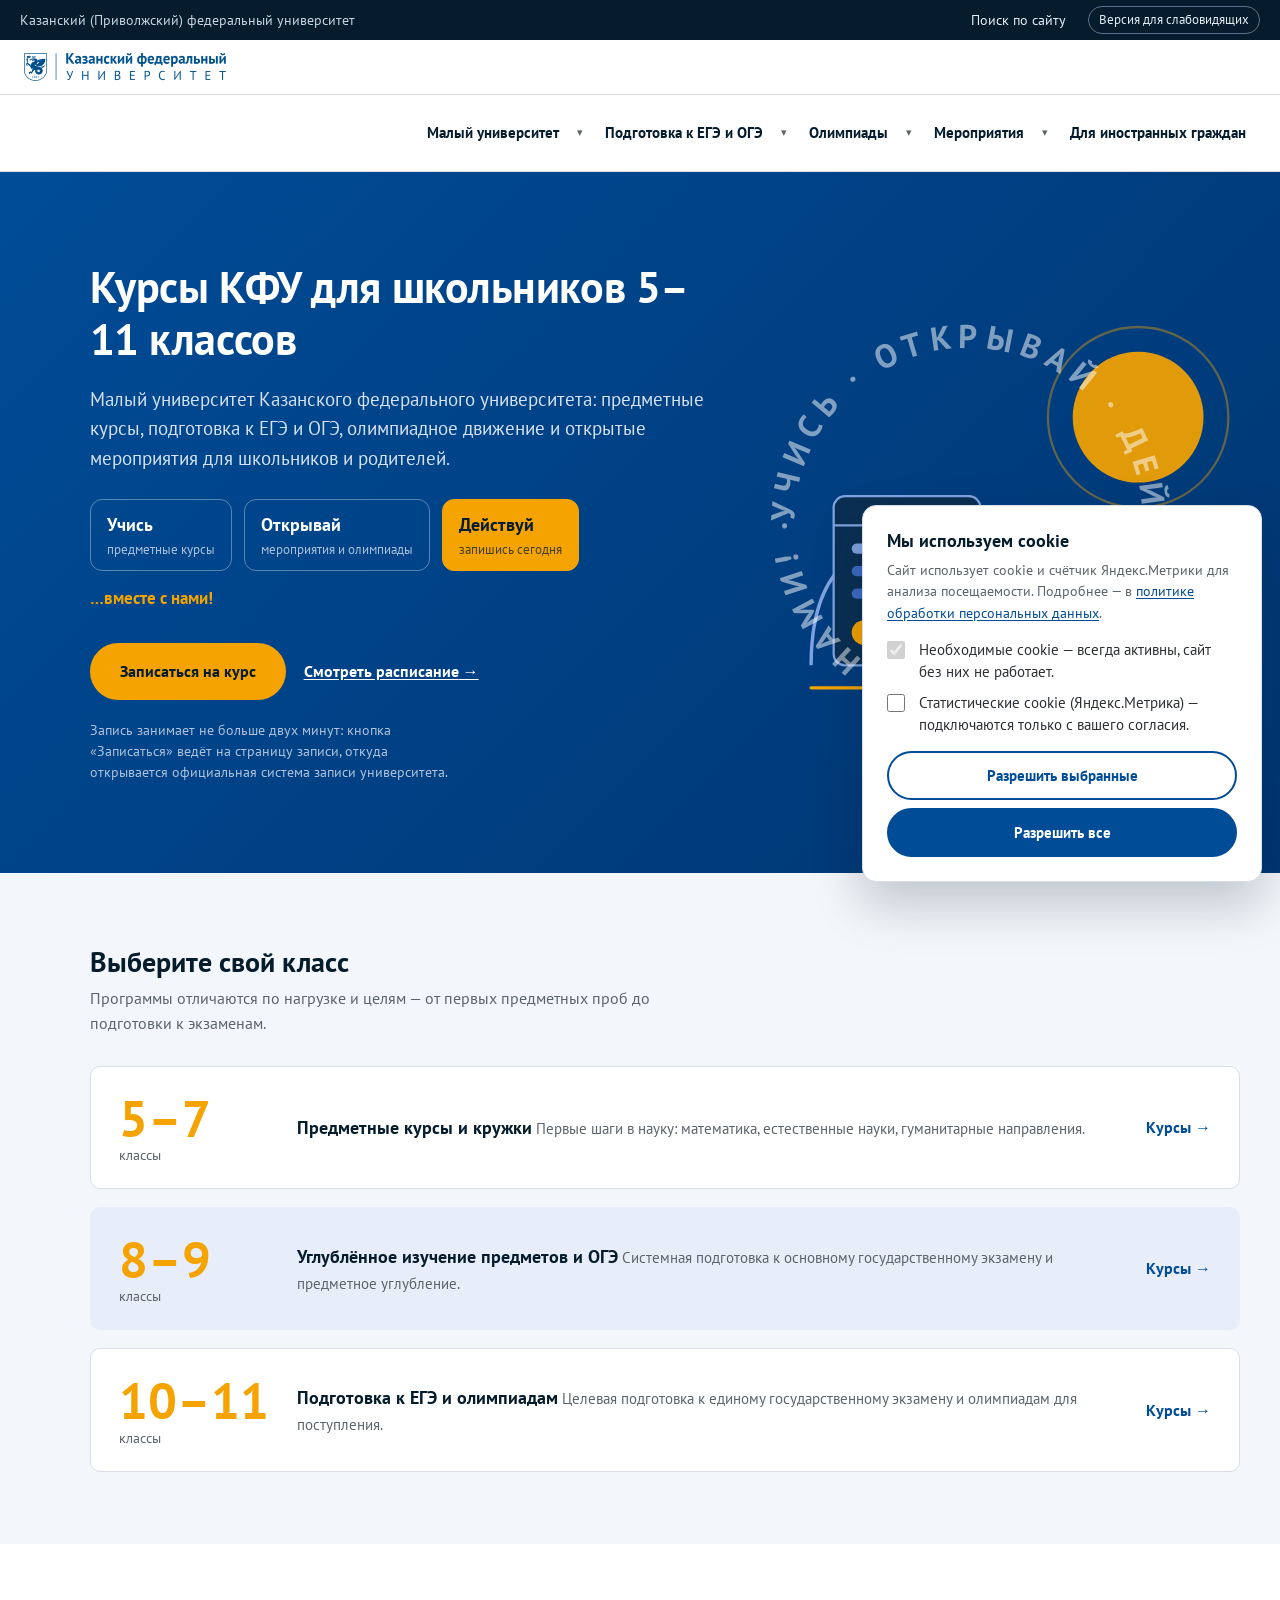
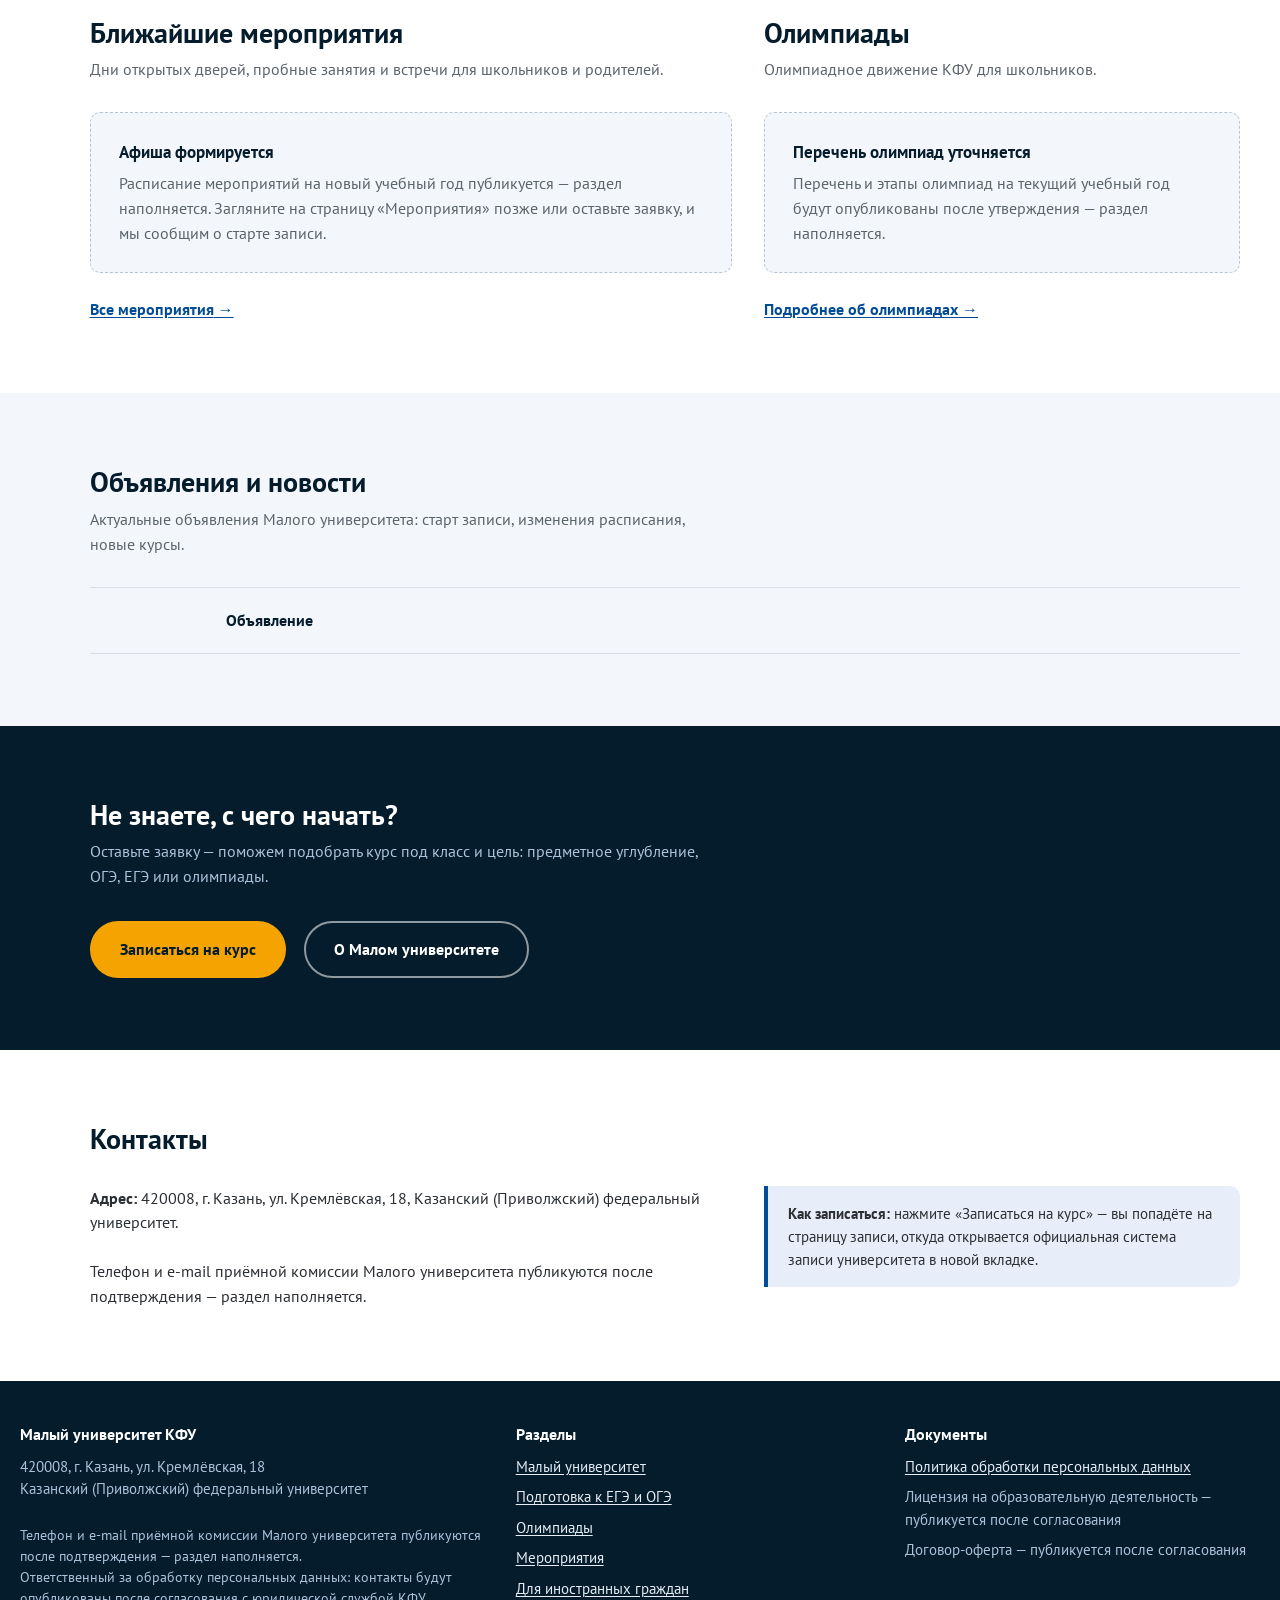
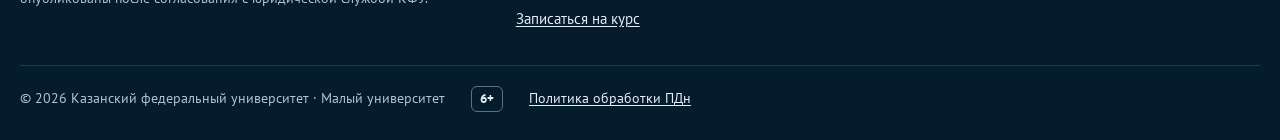
<file: index.html>
<!DOCTYPE html>
<html lang="ru">
<head>
<meta charset="UTF-8">
<meta name="viewport" content="width=device-width, initial-scale=1">
<title>Главная — Малый университет КФУ</title>
<meta name="description" content="Курсы КФУ для школьников 5–11 классов: подготовка к ЕГЭ и ОГЭ, олимпиады, мероприятия. Запись онлайн.">
<link rel="preconnect" href="https://fonts.googleapis.com">
<link rel="preconnect" href="https://fonts.gstatic.com" crossorigin>
<link href="https://fonts.googleapis.com/css2?family=PT+Sans:ital,wght@0,400;0,700;1,400&display=swap" rel="stylesheet">
<link rel="stylesheet" href="assets/css/style.css">
</head>
<body>
<a class="skip-link" href="#main">Перейти к содержанию</a>

<div class="topbar">
  <div class="container">
    <span data-topbar-links style="display:contents"></span>
    <span class="topbar__spacer"></span>
    <button class="search-open" type="button" aria-expanded="false" aria-controls="search-panel">Поиск по сайту</button>
    <button class="svi-toggle" type="button" aria-pressed="false">Версия для слабовидящих</button>
  </div>
</div>

<div class="brand-row">
  <div class="container">
    <img class="brand-row__mark" src="assets/img/logo-kfu.png" alt="Казанский федеральный университет">
  </div>
</div>

<header class="site-header">
  <div class="container">
    <button class="burger" type="button" aria-expanded="false" aria-label="Открыть меню"><span class="burger__bars"></span>Меню</button>
    <nav class="main-nav" aria-label="Основная навигация"><ul><li class="nav-item"><div class="nav-item__row"><a href="universitet.html">Малый университет</a><button class="nav-item__caret" type="button" aria-expanded="false" aria-label="Подменю раздела «Малый университет»">&#9662;</button></div><ul class="nav-item__menu"><li><a href="kursy.html">Курсы для 5–11 классов</a></li><li><a href="universitet.html#documents">Нормативные документы</a></li><li><a href="universitet.html#contacts">Контакты</a></li></ul></li><li class="nav-item"><div class="nav-item__row"><a href="ege-oge.html">Подготовка к ЕГЭ и ОГЭ</a><button class="nav-item__caret" type="button" aria-expanded="false" aria-label="Подменю раздела «Подготовка к ЕГЭ и ОГЭ»">&#9662;</button></div><ul class="nav-item__menu"><li><a href="ege-oge.html#subjects">Предметы и форматы</a></li><li><a href="ege-oge.html#join">Как записаться</a></li></ul></li><li class="nav-item"><div class="nav-item__row"><a href="olimpiady.html">Олимпиады</a><button class="nav-item__caret" type="button" aria-expanded="false" aria-label="Подменю раздела «Олимпиады»">&#9662;</button></div><ul class="nav-item__menu"><li><a href="olimpiady.html#list">Перечень олимпиад</a></li><li><a href="olimpiady.html#stages">Этапы и сроки</a></li></ul></li><li class="nav-item"><div class="nav-item__row"><a href="meropriyatiya.html">Мероприятия</a><button class="nav-item__caret" type="button" aria-expanded="false" aria-label="Подменю раздела «Мероприятия»">&#9662;</button></div><ul class="nav-item__menu"><li><a href="meropriyatiya.html#afisha">Афиша событий</a></li></ul></li><li><a href="foreign.html">Для иностранных граждан</a></li></ul></nav>
  </div>
</header>

<div class="search-panel" id="search-panel">
  <div class="container container--offset">
    <form role="search" action="#" method="get">
      <input type="search" id="site-search-input" aria-label="Поиск по сайту" placeholder="Например: курсы для 10 класса" autocomplete="off">
      <button class="btn btn--blue btn--small" type="submit">Найти</button>
    </form>
    <div class="search-results" aria-live="polite"></div>
  </div>
</div>



<main id="main">

<section class="hero">
  <div class="container container--offset">
    <div>
      <h1>Курсы КФУ для школьников 5–11 классов</h1>
      <p class="hero__lead">Малый университет Казанского федерального университета: предметные курсы, подготовка к ЕГЭ и ОГЭ, олимпиадное движение и открытые мероприятия для школьников и родителей.</p>
      <div class="hero__words">
        <a class="hero__word" href="kursy.html"><b>Учись</b><span>предметные курсы</span></a>
        <a class="hero__word" href="meropriyatiya.html"><b>Открывай</b><span>мероприятия и олимпиады</span></a>
        <a class="hero__word hero__word--amber" href="zapis.html"><b>Действуй</b><span>запишись сегодня</span></a>
      </div>
      <p class="hero__slogan">…вместе с нами!</p>
      <div class="hero__actions">
        <a class="btn btn--amber" href="zapis.html">Записаться на курс</a>
        <a class="link-arrow" href="kursy.html" style="color:#fff">Смотреть расписание</a>
      </div>
      <p class="hero__note">Запись занимает не больше двух минут: кнопка «Записаться» ведёт на страницу записи, откуда открывается официальная система записи университета.</p>
    </div>
    <div class="hero__art">
      <svg class="hero__orbit" viewBox="0 0 100 100" aria-hidden="true">
        <defs><path id="orbit-path" d="M50,50 m-38,0 a38,38 0 1,1 76,0 a38,38 0 1,1 -76,0"/></defs>
        <text><textPath href="#orbit-path">Учись · Открывай · Действуй · вместе с нами! · </textPath></text>
      </svg><svg viewBox="0 0 420 340" role="img" aria-label="Иллюстрация: школьники на занятии Малого университета"><circle class="pulse" cx="330" cy="80" r="58" fill="#F5A300" opacity="0.92"/><circle cx="330" cy="80" r="80" fill="none" stroke="#F5A300" stroke-width="2" opacity="0.4"/><path d="M40 300 Q40 190 130 190 T220 300" fill="none" stroke="#7FA3E0" stroke-width="3"/><g class="float-a"><rect x="60" y="150" width="130" height="150" rx="10" fill="#0A2F52" stroke="#7FA3E0" stroke-width="2"/><path d="M60 176h130" stroke="#7FA3E0" stroke-width="2"/><rect x="76" y="192" width="98" height="9" rx="4.5" fill="#7FA3E0"/><rect x="76" y="212" width="72" height="9" rx="4.5" fill="#3D6BC4"/><rect x="76" y="232" width="86" height="9" rx="4.5" fill="#3D6BC4"/><rect x="76" y="260" width="60" height="22" rx="11" fill="#F5A300"/></g><g class="float-b"><circle cx="262" cy="220" r="34" fill="#E8EEF9"/><path d="M222 300c0-26 18-42 40-42s40 16 40 42" fill="#E8EEF9"/><circle cx="340" cy="200" r="26" fill="#7FA3E0"/><path d="M310 300c0-20 13-32 30-32s30 12 30 32" fill="#7FA3E0"/></g><path d="M40 320h340" stroke="#F5A300" stroke-width="3" stroke-linecap="round"/></svg></div>
  </div>
</section>

<section class="section section--wash" aria-labelledby="ages-title">
  <div class="container container--offset">
    <div class="section__head">
      <h2 id="ages-title">Выберите свой класс</h2>
      <p>Программы отличаются по нагрузке и целям — от первых предметных проб до подготовки к экзаменам.</p>
    </div>
    <div class="age-list">
      <a class="age-band" href="kursy.html#age-5-7">
        <span class="age-band__num">5–7<small>классы</small></span>
        <span><span class="age-band__title">Предметные курсы и кружки</span>
        <span class="age-band__text">Первые шаги в науку: математика, естественные науки, гуманитарные направления.</span></span>
        <span class="age-band__go">Курсы →</span>
      </a>
      <a class="age-band" href="kursy.html#age-8-9">
        <span class="age-band__num">8–9<small>классы</small></span>
        <span><span class="age-band__title">Углублённое изучение предметов и ОГЭ</span>
        <span class="age-band__text">Системная подготовка к основному государственному экзамену и предметное углубление.</span></span>
        <span class="age-band__go">Курсы →</span>
      </a>
      <a class="age-band" href="kursy.html#age-10-11">
        <span class="age-band__num">10–11<small>классы</small></span>
        <span><span class="age-band__title">Подготовка к ЕГЭ и олимпиадам</span>
        <span class="age-band__text">Целевая подготовка к единому государственному экзамену и олимпиадам для поступления.</span></span>
        <span class="age-band__go">Курсы →</span>
      </a>
    </div>
  </div>
</section>

<section class="section" aria-labelledby="events-title">
  <div class="container container--offset two-col">
    <div>
      <div class="section__head">
        <h2 id="events-title">Ближайшие мероприятия</h2>
        <p>Дни открытых дверей, пробные занятия и встречи для школьников и родителей.</p>
      </div>
      <div data-events-preview><div class="placeholder">
        <strong>Афиша формируется</strong>
        Расписание мероприятий на новый учебный год публикуется — раздел наполняется. Загляните на страницу «Мероприятия» позже или оставьте заявку, и мы сообщим о старте записи.
      </div></div>
      <p class="mt-24"><a class="link-arrow" href="meropriyatiya.html">Все мероприятия</a></p>
    </div>
    <div>
      <div class="section__head">
        <h2>Олимпиады</h2>
        <p>Олимпиадное движение КФУ для школьников.</p>
      </div>
      <div data-olympiads-preview><div class="placeholder">
        <strong>Перечень олимпиад уточняется</strong>
        Перечень и этапы олимпиад на текущий учебный год будут опубликованы после утверждения — раздел наполняется.
      </div></div>
      <p class="mt-24"><a class="link-arrow" href="olimpiady.html">Подробнее об олимпиадах</a></p>
    </div>
  </div>
</section>


<section class="section section--wash" aria-labelledby="news-title">
  <div class="container container--offset">
    <div class="section__head">
      <h2 id="news-title">Объявления и новости</h2>
      <p>Актуальные объявления Малого университета: старт записи, изменения расписания, новые курсы.</p>
    </div>
    <div data-news-list>
      <div class="placeholder">
        <strong>Объявлений пока нет</strong>
        Новости и объявления публикуются администратором — раздел наполняется.
      </div>
    </div>
  </div>
</section>
<section class="section section--navy" aria-labelledby="cta-title">
  <div class="container container--offset">
    <div class="section__head">
      <h2 id="cta-title">Не знаете, с чего начать?</h2>
      <p>Оставьте заявку — поможем подобрать курс под класс и цель: предметное углубление, ОГЭ, ЕГЭ или олимпиады.</p>
    </div>
    <div class="hero__actions">
      <a class="btn btn--amber" href="zapis.html">Записаться на курс</a>
      <a class="btn btn--ghost-light" href="universitet.html">О Малом университете</a>
    </div>
  </div>
</section>

<section class="section" aria-labelledby="contacts-title">
  <div class="container container--offset">
    <div class="section__head">
      <h2 id="contacts-title">Контакты</h2>
    </div>
    <div class="two-col">
      <div>
        <p><strong>Адрес:</strong> 420008, г. Казань, ул. Кремлёвская, 18, Казанский (Приволжский) федеральный университет.</p>
        <p class="mt-24">Телефон и e-mail приёмной комиссии Малого университета публикуются после подтверждения — раздел наполняется.</p>
      </div>
      <div class="note">
        <strong>Как записаться:</strong> нажмите «Записаться на курс» — вы попадёте на страницу записи, откуда открывается официальная система записи университета в новой вкладке.
      </div>
    </div>
  </div>
</section>

</main>

<footer class="site-footer">
  <div class="container">
    <div class="footer-grid">
      <div>
        <h2>Малый университет КФУ</h2>
        <p>420008, г. Казань, ул. Кремлёвская, 18<br>Казанский (Приволжский) федеральный университет</p>
        <p class="mt-24" style="font-size:13.5px">Телефон и e-mail приёмной комиссии Малого университета публикуются после подтверждения — раздел наполняется.</p>
        <p style="font-size:13.5px">Ответственный за обработку персональных данных: контакты будут опубликованы после согласования с юридической службой КФУ.</p>
      </div>
      <div>
        <h3>Разделы</h3>
        <ul>
          <li><a href="universitet.html">Малый университет</a></li>
          <li><a href="ege-oge.html">Подготовка к ЕГЭ и ОГЭ</a></li>
          <li><a href="olimpiady.html">Олимпиады</a></li>
          <li><a href="meropriyatiya.html">Мероприятия</a></li>
          <li><a href="foreign.html">Для иностранных граждан</a></li>
          <li><a href="zapis.html">Записаться на курс</a></li>
        </ul>
      </div>
      <div>
        <h3>Документы</h3>
        <ul>
          <li><a href="politika.html">Политика обработки персональных данных</a></li>
          <li>Лицензия на образовательную деятельность — публикуется после согласования</li>
          <li>Договор-оферта — публикуется после согласования</li>
        </ul>
      </div>
    </div>
    <div class="footer-bottom">
      <span>© <span data-year>2026</span> Казанский федеральный университет · Малый университет</span>
      <span class="age-mark" title="Возрастная маркировка">6+</span>
      <a href="politika.html">Политика обработки ПДн</a>
    </div>
  </div>
</footer>

<div class="cookie" role="dialog" aria-labelledby="cookie-title">
  <h2 id="cookie-title">Мы используем cookie</h2>
  <p>Сайт использует cookie и счётчик Яндекс.Метрики для анализа посещаемости. Подробнее — в <a href="politika.html">политике обработки персональных данных</a>.</p>
  <label class="check"><input type="checkbox" checked disabled> <span>Необходимые cookie — всегда активны, сайт без них не работает.</span></label>
  <label class="check"><input type="checkbox" id="cookie-stats"> <span>Статистические cookie (Яндекс.Метрика) — подключаются только с вашего согласия.</span></label>
  <div class="cookie__actions">
    <button class="btn btn--outline" type="button" data-cookie-selected>Разрешить выбранные</button>
    <button class="btn btn--blue" type="button" data-cookie-all>Разрешить все</button>
  </div>
</div>

<div class="ext-dialog" role="dialog" aria-modal="true" aria-labelledby="ext-title">
  <div class="ext-dialog__backdrop"></div>
  <div class="ext-dialog__card">
    <h2 id="ext-title">Переход во внешнюю систему</h2>
    <p>Вы будете перенаправлены в систему записи КФУ: <span class="ext-dialog__url"></span>. Страница откроется в новой вкладке.</p>
    <div class="ext-dialog__actions">
      <button class="btn btn--amber" type="button" data-ext-go>Перейти к записи</button>
      <button class="btn btn--outline" type="button" data-ext-cancel>Остаться на сайте</button>
    </div>
  </div>
</div>

<script src="data/site-data.js"></script>
<script src="assets/js/main.js" defer></script>
</body>
</html>
</file>
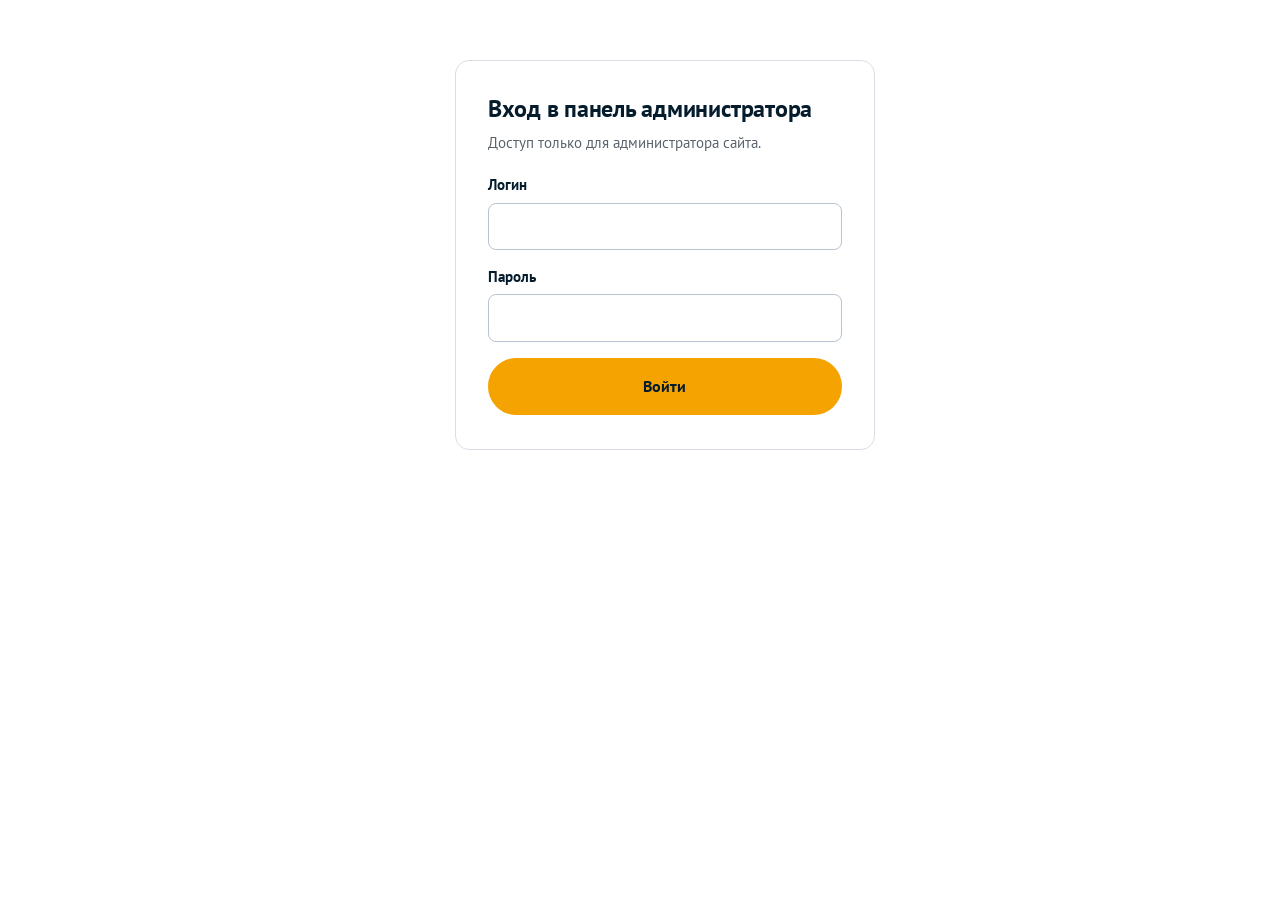
<file: admin.html>
<!DOCTYPE html>
<html lang="ru">
<head>
<meta charset="UTF-8">
<meta name="viewport" content="width=device-width, initial-scale=1">
<title>Панель администратора — Малый университет КФУ</title>
<meta name="robots" content="noindex, nofollow">
<link rel="preconnect" href="https://fonts.googleapis.com">
<link rel="preconnect" href="https://fonts.gstatic.com" crossorigin>
<link href="https://fonts.googleapis.com/css2?family=PT+Sans:ital,wght@0,400;0,700;1,400&display=swap" rel="stylesheet">
<link rel="stylesheet" href="assets/css/style.css">
<style>
  .admin-section { border: 1px solid var(--line); border-radius: var(--radius); padding: 26px 28px; margin-bottom: 28px; background: var(--paper); }
  .admin-section h2 { margin-bottom: 6px; }
  .admin-section > p { color: var(--muted); font-size: 14.5px; margin-bottom: 18px; }
  .admin-row { border: 1px solid var(--wash); background: var(--wash); border-radius: 8px; padding: 16px 18px; margin-bottom: 14px; }
  .admin-row__grid { display: grid; gap: 10px 14px; }
  @media (min-width: 800px) { .admin-row__grid { grid-template-columns: repeat(2, 1fr); } }
  @media (min-width: 1100px) { .admin-row__grid { grid-template-columns: repeat(3, 1fr); } }
  .admin-row label { display: block; font-size: 12.5px; font-weight: 700; color: var(--navy); margin-bottom: 4px; }
  .admin-row input { font: inherit; font-size: 14.5px; padding: 8px 10px; border: 1px solid #B9C4D2; border-radius: 6px; width: 100%; background: #fff; }
  .admin-row__top { display: flex; justify-content: space-between; align-items: center; margin-bottom: 10px; }
  .admin-row__title { font-weight: 700; color: var(--navy); font-size: 14.5px; }
  .btn-del { background: none; border: 1px solid #D0A0A0; color: #A03030; border-radius: 6px; font: inherit; font-size: 13px; padding: 4px 12px; cursor: pointer; }
  .btn-del:hover { background: #FBEAEA; }
  .btn-add { background: none; border: 1.5px dashed var(--blue); color: var(--blue); border-radius: 8px; font: inherit; font-weight: 700; font-size: 14.5px; padding: 10px 18px; cursor: pointer; }
  .btn-add:hover { background: var(--wash-blue); }
  .admin-actions { position: sticky; bottom: 0; background: var(--navy); padding: 18px 0; margin-top: 34px; }
  .admin-actions .container { display: flex; flex-wrap: wrap; gap: 12px; align-items: center; }
  .admin-actions p { color: #AFC1DA; font-size: 14px; margin: 0; flex: 1 1 100%; }
  .admin-toast { position: fixed; left: 50%; bottom: 90px; transform: translateX(-50%); background: #1B6E3C; color: #fff; padding: 12px 22px; border-radius: 999px; font-weight: 700; display: none; z-index: 400; }
  .admin-toast--error { background: #B00020; }
  .login-card { max-width: 420px; margin: 60px auto 80px; border: 1px solid var(--line); border-radius: 14px; padding: 34px 32px; }
  .login-card h1 { font-size: 1.5rem; margin-bottom: 8px; }
  .login-card .field { margin-bottom: 16px; }
  .login-card label { display: block; font-weight: 700; font-size: 14.5px; color: var(--navy); margin-bottom: 6px; }
  .login-card input { font: inherit; font-size: 15px; padding: 11px 14px; border: 1px solid #B9C4D2; border-radius: 8px; width: 100%; }
  .login-error { color: #B00020; font-size: 14px; margin-top: 10px; display: none; }
  .publish-status { font-size: 14.5px; margin-top: 12px; }
  .token-row { display: grid; gap: 10px; }
  @media (min-width: 800px) { .token-row { grid-template-columns: 1fr auto auto; align-items: end; } }
</style>
</head>
<body>

<main id="main">

<!-- Экран входа -->
<div id="login-screen">
  <div class="container container--offset">
    <div class="login-card">
      <h1>Вход в панель администратора</h1>
      <p style="color:var(--muted);font-size:14.5px;margin-bottom:20px">Доступ только для администратора сайта.</p>
      <form id="login-form">
        <div class="field">
          <label for="login-user">Логин</label>
          <input type="text" id="login-user" autocomplete="username" required>
        </div>
        <div class="field">
          <label for="login-pass">Пароль</label>
          <input type="password" id="login-pass" autocomplete="current-password" required>
        </div>
        <button class="btn btn--amber" type="submit" style="width:100%">Войти</button>
        <p class="login-error" id="login-error">Неверный логин или пароль.</p>
      </form>
    </div>
  </div>
</div>

<!-- Панель (скрыта до входа) -->
<div id="panel" hidden>
<section class="page-head">
  <div class="container container--offset">
    <h1>Панель администратора</h1>
    <p>Заполните поля формами — без редактирования кода. Затем нажмите «Опубликовать на сайте» внизу страницы — изменения появятся на сайте через 1–2 минуты.</p>
  </div>
</section>

<section class="section">
  <div class="container container--offset">

    <div class="admin-section" style="background:var(--wash-blue);border-color:#B9C4D2">
      <h2>Ключ публикации (GitHub token)</h2>
      <p>Нужен один раз: с ним кнопка «Опубликовать» сразу обновляет сайт. Токен хранится только в вашем браузере и никуда не отправляется, кроме GitHub. Как получить: GitHub → Settings → Developer settings → Personal access tokens → Fine-grained tokens → Generate new token → доступ только к репозиторию сайта, разрешение <b>Contents: Read and write</b>.</p>
      <div class="token-row">
        <div>
          <label for="gh-token" style="display:block;font-size:12.5px;font-weight:700;color:var(--navy);margin-bottom:4px">Токен (ghp_… или github_pat_…)</label>
          <input id="gh-token" type="password" autocomplete="off" placeholder="Вставьте токен" style="font:inherit;font-size:14.5px;padding:8px 10px;border:1px solid #B9C4D2;border-radius:6px;width:100%;background:#fff">
        </div>
        <button class="btn btn--blue btn--small" type="button" id="btn-save-token">Запомнить в этом браузере</button>
        <button class="btn btn--outline btn--small" type="button" id="btn-clear-token">Удалить токен</button>
      </div>
      <p class="publish-status" id="token-status"></p>
    </div>

    <div class="admin-section">
      <h2>Ссылка на систему записи</h2>
      <p>Куда ведут все кнопки «Записаться» на сайте. Пустое поле — вместо кнопок показывается пояснение.</p>
      <div class="admin-row">
        <div class="admin-row__grid">
          <div><label for="enrollUrl">Адрес системы записи (https://…)</label>
          <input id="enrollUrl" type="text" placeholder="https://"></div>
        </div>
      </div>
    </div>

    <div class="admin-section">
      <h2>Ссылки верхней панели</h2>
      <p>Тёмная полоса в самом верху сайта (например, ссылка на главный сайт университета).</p>
      <div id="list-topbar"></div>
      <button class="btn-add" type="button" data-add="topbarLinks">+ Добавить ссылку</button>
    </div>

    <div class="admin-section">
      <h2>Курсы 5–7 классов</h2>
      <p>Таблица на странице «Курсы». Пустое поле покажется как «уточняется».</p>
      <div id="list-courses-5-7"></div>
      <button class="btn-add" type="button" data-add="course:5-7">+ Добавить курс</button>
    </div>

    <div class="admin-section">
      <h2>Курсы 8–9 классов</h2>
      <div id="list-courses-8-9"></div>
      <button class="btn-add" type="button" data-add="course:8-9">+ Добавить курс</button>
    </div>

    <div class="admin-section">
      <h2>Курсы 10–11 классов</h2>
      <div id="list-courses-10-11"></div>
      <button class="btn-add" type="button" data-add="course:10-11">+ Добавить курс</button>
    </div>

    <div class="admin-section">
      <h2>Мероприятия</h2>
      <p>Полная афиша на странице «Мероприятия»; первые три события видны также на главной.</p>
      <div id="list-events"></div>
      <button class="btn-add" type="button" data-add="events">+ Добавить мероприятие</button>
    </div>

    <div class="admin-section">
      <h2>Олимпиады (блок на главной)</h2>
      <div id="list-olympiads"></div>
      <button class="btn-add" type="button" data-add="olympiads">+ Добавить олимпиаду</button>
    </div>

    <div class="admin-section">
      <h2>Объявления и новости</h2>
      <p>Блок «Объявления и новости» на главной странице.</p>
      <div id="list-news"></div>
      <button class="btn-add" type="button" data-add="news">+ Добавить объявление</button>
    </div>

  </div>
</section>

<div class="admin-actions">
  <div class="container container--offset">
    <button class="btn btn--amber" type="button" id="btn-publish">Опубликовать на сайте</button>
    <button class="btn btn--ghost-light" type="button" id="btn-download">Скачать файл site-data.js</button>
    <button class="btn btn--ghost-light" type="button" id="btn-logout">Выйти</button>
    <p id="publish-status">«Опубликовать» обновляет сайт сразу (нужен токен). «Скачать файл» — запасной вариант: загрузить файл на GitHub вручную.</p>
  </div>
</div>
</div>
</main>

<div class="admin-toast" id="toast" role="status"></div>

<script src="data/site-data.js"></script>
<script>
(function () {
  "use strict";

  /* ================= ВХОД =================
     Тестовые логин/пароль: admin / maluni2026
     Чтобы сменить пароль, замените значение PASS_HASH ниже на
     SHA-256 от строки "логин:пароль" (в комментарии — исходная пара).
     Это лёгкая защита страницы; реальную защиту от публикации
     даёт токен GitHub, который хранится только в браузере. */
  var LOGIN_USER = "admin";
  var PASS_HASH = "d98ddeb939ca773cf6f178df58962327c62e182e7e6824101c637b1a353de156"; // admin:maluni2026
  var SESSION_KEY = "mu_admin_session";

  function sha256(text) {
    var data = new TextEncoder().encode(text);
    return crypto.subtle.digest("SHA-256", data).then(function (buf) {
      return Array.prototype.map.call(new Uint8Array(buf), function (b) {
        return ("0" + b.toString(16)).slice(-2);
      }).join("");
    });
  }

  var loginScreen = document.getElementById("login-screen");
  var panel = document.getElementById("panel");

  function showPanel() {
    loginScreen.hidden = true;
    panel.hidden = false;
  }

  if (sessionStorage.getItem(SESSION_KEY) === "1") showPanel();

  document.getElementById("login-form").addEventListener("submit", function (e) {
    e.preventDefault();
    var u = document.getElementById("login-user").value.trim();
    var p = document.getElementById("login-pass").value;
    sha256(u + ":" + p).then(function (hash) {
      if (u === LOGIN_USER && hash === PASS_HASH) {
        sessionStorage.setItem(SESSION_KEY, "1");
        showPanel();
      } else {
        document.getElementById("login-error").style.display = "block";
      }
    });
  });

  document.getElementById("btn-logout").addEventListener("click", function () {
    sessionStorage.removeItem(SESSION_KEY);
    location.reload();
  });

  /* ================= ДАННЫЕ ================= */
  var DATA = window.SITE_DATA || {};
  DATA.topbarLinks = DATA.topbarLinks || [];
  DATA.courses = DATA.courses || {};
  ["5-7", "8-9", "10-11"].forEach(function (g) { DATA.courses[g] = DATA.courses[g] || []; });
  DATA.events = DATA.events || [];
  DATA.olympiads = DATA.olympiads || [];
  DATA.news = DATA.news || [];

  var SCHEMAS = {
    topbarLinks: [
      ["title", "Название ссылки"], ["url", "Адрес (https://…)"]
    ],
    course: [
      ["name", "Название курса"], ["grade", "Класс"], ["format", "Формат (очно/онлайн)"],
      ["load", "Нагрузка"], ["dates", "Сроки"], ["price", "Стоимость"],
      ["detailsUrl", "Ссылка «Подробнее» (можно пусто)"], ["enrollUrl", "Своя ссылка записи (можно пусто)"]
    ],
    events: [
      ["date", "Дата"], ["title", "Название"], ["meta", "Место и аудитория"], ["url", "Ссылка на регистрацию (можно пусто)"]
    ],
    olympiads: [
      ["title", "Название олимпиады"], ["text", "Классы, этапы, сроки"]
    ],
    news: [
      ["date", "Дата"], ["title", "Заголовок"], ["text", "Текст объявления"], ["url", "Ссылка «Подробнее» (можно пусто)"]
    ]
  };

  function rowEl(schema, item, onDelete) {
    var row = document.createElement("div");
    row.className = "admin-row";
    var top = document.createElement("div");
    top.className = "admin-row__top";
    var t = document.createElement("span");
    t.className = "admin-row__title";
    t.textContent = item[schema[0][0]] || "Новая запись";
    top.appendChild(t);
    var del = document.createElement("button");
    del.type = "button"; del.className = "btn-del"; del.textContent = "Удалить";
    del.addEventListener("click", onDelete);
    top.appendChild(del);
    row.appendChild(top);

    var grid = document.createElement("div");
    grid.className = "admin-row__grid";
    schema.forEach(function (f) {
      var wrap = document.createElement("div");
      var label = document.createElement("label");
      label.textContent = f[1];
      var input = document.createElement("input");
      input.type = "text";
      input.value = item[f[0]] || "";
      input.addEventListener("input", function () {
        item[f[0]] = input.value;
        t.textContent = item[schema[0][0]] || "Новая запись";
      });
      wrap.appendChild(label); wrap.appendChild(input);
      grid.appendChild(wrap);
    });
    row.appendChild(grid);
    return row;
  }

  function renderList(boxId, schema, arr) {
    var box = document.getElementById(boxId);
    box.innerHTML = "";
    if (!arr.length) {
      var p = document.createElement("p");
      p.style.cssText = "color:var(--muted);font-size:14px;margin-bottom:14px";
      p.textContent = "Пока пусто — на сайте отображается заглушка «раздел наполняется».";
      box.appendChild(p);
    }
    arr.forEach(function (item, i) {
      box.appendChild(rowEl(schema, item, function () {
        arr.splice(i, 1);
        renderList(boxId, schema, arr);
      }));
    });
  }

  function renderAll() {
    renderList("list-topbar", SCHEMAS.topbarLinks, DATA.topbarLinks);
    renderList("list-courses-5-7", SCHEMAS.course, DATA.courses["5-7"]);
    renderList("list-courses-8-9", SCHEMAS.course, DATA.courses["8-9"]);
    renderList("list-courses-10-11", SCHEMAS.course, DATA.courses["10-11"]);
    renderList("list-events", SCHEMAS.events, DATA.events);
    renderList("list-olympiads", SCHEMAS.olympiads, DATA.olympiads);
    renderList("list-news", SCHEMAS.news, DATA.news);
  }

  document.querySelectorAll("[data-add]").forEach(function (btn) {
    btn.addEventListener("click", function () {
      var kind = btn.getAttribute("data-add");
      if (kind.indexOf("course:") === 0) {
        DATA.courses[kind.slice(7)].push({});
      } else {
        DATA[kind].push({});
      }
      renderAll();
    });
  });

  var enrollInput = document.getElementById("enrollUrl");
  enrollInput.value = DATA.enrollUrl || "";
  enrollInput.addEventListener("input", function () { DATA.enrollUrl = enrollInput.value; });

  /* ---------- Генерация файла данных ---------- */
  function clean(arr, fields) {
    return arr.map(function (it) {
      var o = {};
      fields.forEach(function (f) { o[f] = it[f] || ""; });
      return o;
    });
  }
  var COURSE_FIELDS = ["name", "grade", "format", "load", "dates", "price", "detailsUrl", "enrollUrl"];

  function buildFile() {
    var d = {
      topbarLinks: clean(DATA.topbarLinks, ["title", "url"]),
      enrollUrl: DATA.enrollUrl || "",
      courses: {
        "5-7": clean(DATA.courses["5-7"], COURSE_FIELDS),
        "8-9": clean(DATA.courses["8-9"], COURSE_FIELDS),
        "10-11": clean(DATA.courses["10-11"], COURSE_FIELDS)
      },
      events: clean(DATA.events, ["date", "title", "meta", "url"]),
      olympiads: clean(DATA.olympiads, ["title", "text"]),
      news: clean(DATA.news, ["date", "title", "text", "url"])
    };
    var header =
"/* ============================================================\n" +
"   Малый университет КФУ — РЕДАКТИРУЕМЫЙ КОНТЕНТ САЙТА\n" +
"   Файл сформирован панелью администратора (admin.html).\n" +
"   Можно править и вручную: инструкция — в README.md.\n" +
"   ============================================================ */\n\n";
    return header + "window.SITE_DATA = " + JSON.stringify(d, null, 2) + ";\n";
  }

  function toast(msg, isError) {
    var t = document.getElementById("toast");
    t.textContent = msg;
    t.className = "admin-toast" + (isError ? " admin-toast--error" : "");
    t.style.display = "block";
    setTimeout(function () { t.style.display = "none"; }, 3200);
  }

  /* ---------- Токен GitHub ---------- */
  var TOKEN_KEY = "mu_gh_token";
  var tokenInput = document.getElementById("gh-token");
  var tokenStatus = document.getElementById("token-status");
  try {
    var saved = localStorage.getItem(TOKEN_KEY);
    if (saved) {
      tokenInput.value = saved;
      tokenStatus.textContent = "Токен сохранён в этом браузере — можно публиковать.";
      tokenStatus.style.color = "#1B6E3C";
    }
  } catch (e) {}

  document.getElementById("btn-save-token").addEventListener("click", function () {
    if (!tokenInput.value.trim()) { toast("Сначала вставьте токен.", true); return; }
    try {
      localStorage.setItem(TOKEN_KEY, tokenInput.value.trim());
      tokenStatus.textContent = "Токен сохранён в этом браузере — можно публиковать.";
      tokenStatus.style.color = "#1B6E3C";
      toast("Токен сохранён в этом браузере.");
    } catch (e) { toast("Не удалось сохранить токен в браузере.", true); }
  });
  document.getElementById("btn-clear-token").addEventListener("click", function () {
    try { localStorage.removeItem(TOKEN_KEY); } catch (e) {}
    tokenInput.value = "";
    tokenStatus.textContent = "Токен удалён.";
    tokenStatus.style.color = "";
  });

  /* ---------- Публикация через GitHub API ---------- */
  function detectRepo() {
    /* Для сайта вида https://USER.github.io/REPO/ определяем владельца и репозиторий */
    var host = location.hostname;
    if (host.endsWith(".github.io")) {
      var owner = host.replace(".github.io", "");
      var repo = location.pathname.split("/").filter(Boolean)[0] || (owner + ".github.io");
      return { owner: owner, repo: repo };
    }
    return null;
  }

  function base64Utf8(str) {
    return btoa(unescape(encodeURIComponent(str)));
  }

  document.getElementById("btn-publish").addEventListener("click", function () {
    var token = tokenInput.value.trim();
    if (!token) {
      toast("Нужен токен GitHub: вставьте его в блоке «Ключ публикации» выше.", true);
      tokenInput.focus();
      return;
    }
    var repo = detectRepo();
    if (!repo) {
      toast("Публикация работает на домене github.io. Откройте панель на опубликованном сайте.", true);
      return;
    }
    var status = document.getElementById("publish-status");
    var btn = document.getElementById("btn-publish");
    btn.disabled = true;
    status.textContent = "Публикую…";
    status.style.color = "#F5A300";

    var api = "https://api.github.com/repos/" + repo.owner + "/" + repo.repo + "/contents/data/site-data.js";
    var headers = {
      "Authorization": "Bearer " + token,
      "Accept": "application/vnd.github+json",
      "X-GitHub-Api-Version": "2022-11-28"
    };

    fetch(api, { headers: headers })
      .then(function (r) {
        if (r.status === 404) return { sha: null };
        if (!r.ok) throw new Error("GitHub вернул ошибку " + r.status + " при чтении файла.");
        return r.json();
      })
      .then(function (info) {
        return fetch(api, {
          method: "PUT",
          headers: headers,
          body: JSON.stringify({
            message: "Обновление контента из панели администратора",
            content: base64Utf8(buildFile()),
            sha: info.sha || undefined
          })
        });
      })
      .then(function (r) {
        if (!r.ok) {
          return r.json().then(function (body) {
            throw new Error("GitHub вернул ошибку " + r.status + ": " + (body.message || ""));
          });
        }
        status.textContent = "Опубликовано! Сайт обновится в течение 1–2 минут.";
        status.style.color = "#7FE0A0";
        toast("Опубликовано! Сайт обновится через 1–2 минуты.");
      })
      .catch(function (err) {
        status.textContent = "Не удалось опубликовать: " + err.message + " Проверьте токен и права (Contents: Read and write).";
        status.style.color = "#FF9AA0";
        toast("Ошибка публикации — см. сообщение внизу страницы.", true);
      })
      .finally(function () { btn.disabled = false; });
  });

  /* ---------- Запасной вариант: скачать файл ---------- */
  document.getElementById("btn-download").addEventListener("click", function () {
    var blob = new Blob([buildFile()], { type: "text/javascript;charset=utf-8" });
    var a = document.createElement("a");
    a.href = URL.createObjectURL(blob);
    a.download = "site-data.js";
    document.body.appendChild(a);
    a.click();
    setTimeout(function () { URL.revokeObjectURL(a.href); a.remove(); }, 500);
    toast("Файл скачан. Загрузите его на GitHub (Add file → Upload files).");
  });

  renderAll();
})();
</script>
</body>
</html>
</file>
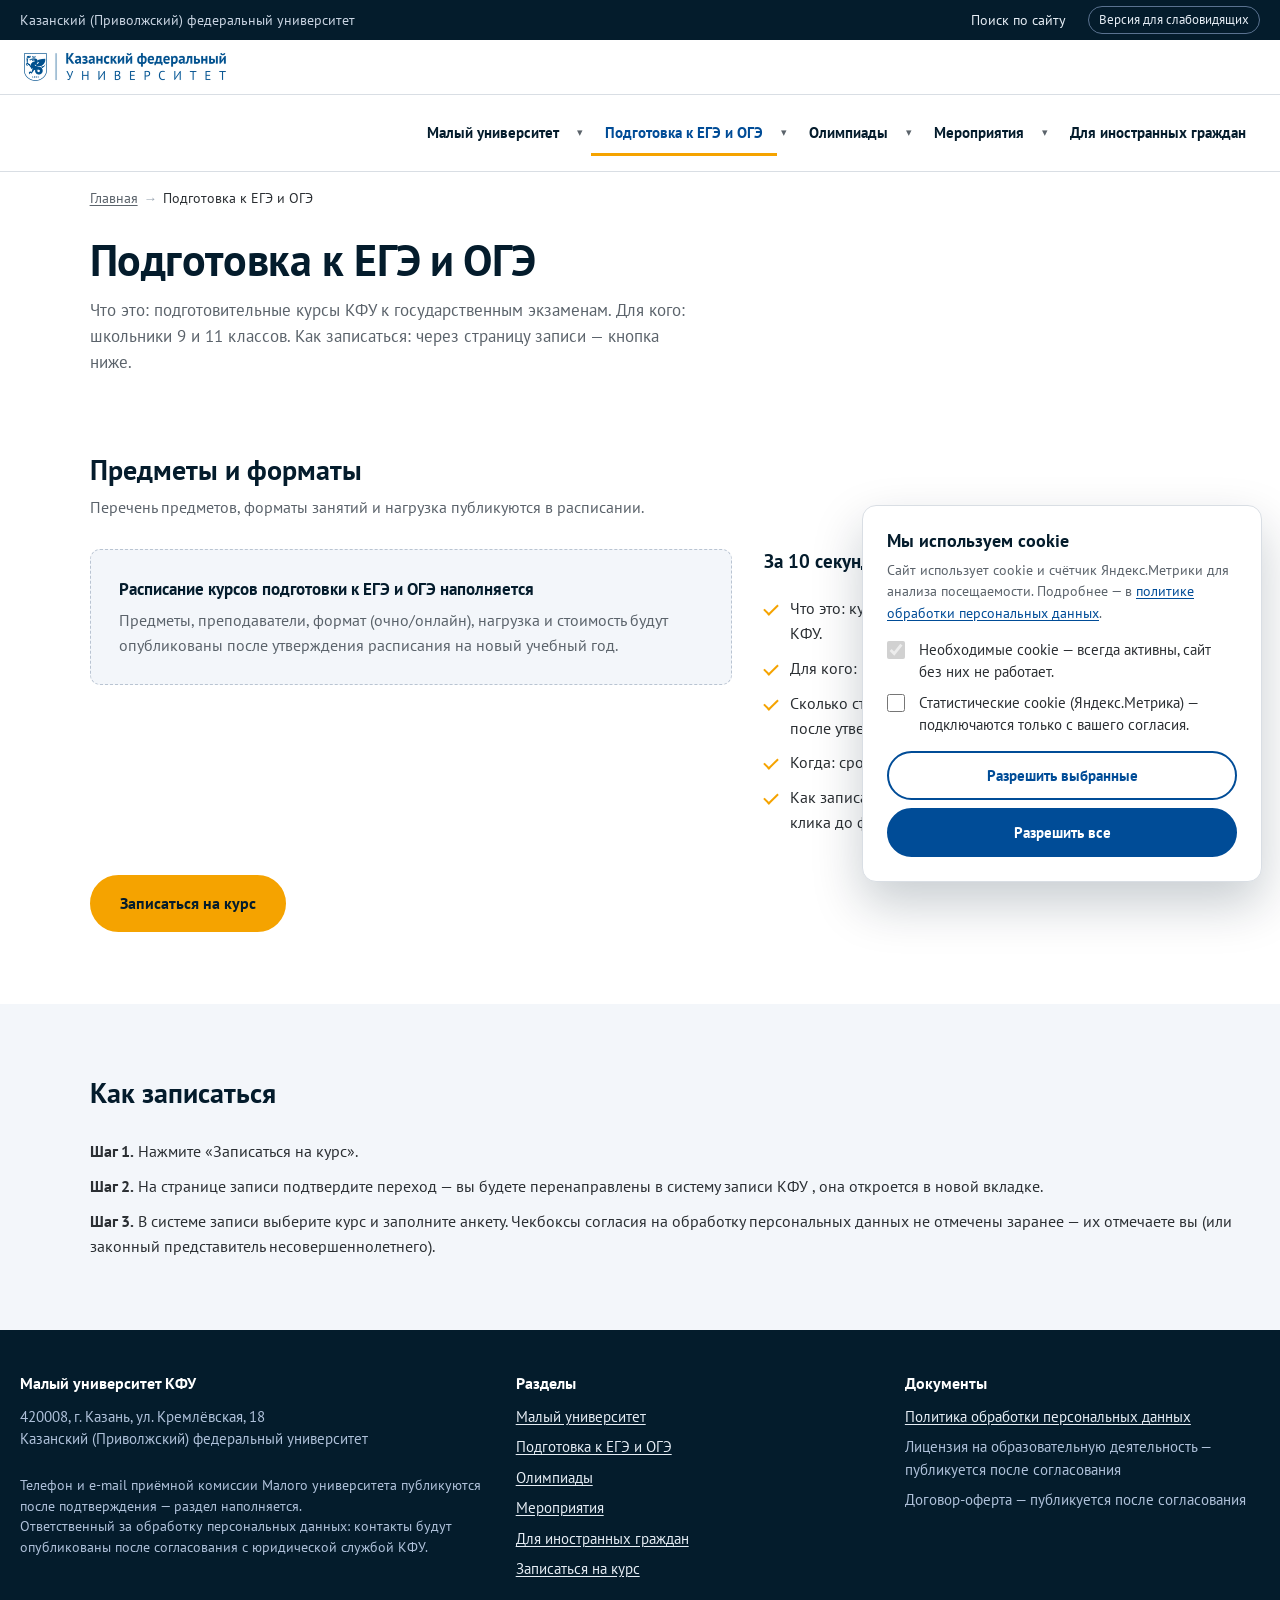
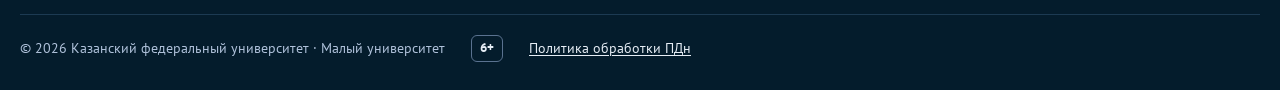
<file: ege-oge.html>
<!DOCTYPE html>
<html lang="ru">
<head>
<meta charset="UTF-8">
<meta name="viewport" content="width=device-width, initial-scale=1">
<title>Подготовка к ЕГЭ и ОГЭ — Малый университет КФУ</title>
<meta name="description" content="Подготовка к ЕГЭ и ОГЭ в Малом университете КФУ: предметы, форматы, как записаться.">
<link rel="preconnect" href="https://fonts.googleapis.com">
<link rel="preconnect" href="https://fonts.gstatic.com" crossorigin>
<link href="https://fonts.googleapis.com/css2?family=PT+Sans:ital,wght@0,400;0,700;1,400&display=swap" rel="stylesheet">
<link rel="stylesheet" href="assets/css/style.css">
</head>
<body>
<a class="skip-link" href="#main">Перейти к содержанию</a>

<div class="topbar">
  <div class="container">
    <span data-topbar-links style="display:contents"></span>
    <span class="topbar__spacer"></span>
    <button class="search-open" type="button" aria-expanded="false" aria-controls="search-panel">Поиск по сайту</button>
    <button class="svi-toggle" type="button" aria-pressed="false">Версия для слабовидящих</button>
  </div>
</div>

<div class="brand-row">
  <div class="container">
    <img class="brand-row__mark" src="assets/img/logo-kfu.png" alt="Казанский федеральный университет">
  </div>
</div>

<header class="site-header">
  <div class="container">
    <button class="burger" type="button" aria-expanded="false" aria-label="Открыть меню"><span class="burger__bars"></span>Меню</button>
    <nav class="main-nav" aria-label="Основная навигация"><ul><li class="nav-item"><div class="nav-item__row"><a href="universitet.html">Малый университет</a><button class="nav-item__caret" type="button" aria-expanded="false" aria-label="Подменю раздела «Малый университет»">&#9662;</button></div><ul class="nav-item__menu"><li><a href="kursy.html">Курсы для 5–11 классов</a></li><li><a href="universitet.html#documents">Нормативные документы</a></li><li><a href="universitet.html#contacts">Контакты</a></li></ul></li><li class="nav-item"><div class="nav-item__row"><a href="ege-oge.html" aria-current="page">Подготовка к ЕГЭ и ОГЭ</a><button class="nav-item__caret" type="button" aria-expanded="false" aria-label="Подменю раздела «Подготовка к ЕГЭ и ОГЭ»">&#9662;</button></div><ul class="nav-item__menu"><li><a href="ege-oge.html#subjects">Предметы и форматы</a></li><li><a href="ege-oge.html#join">Как записаться</a></li></ul></li><li class="nav-item"><div class="nav-item__row"><a href="olimpiady.html">Олимпиады</a><button class="nav-item__caret" type="button" aria-expanded="false" aria-label="Подменю раздела «Олимпиады»">&#9662;</button></div><ul class="nav-item__menu"><li><a href="olimpiady.html#list">Перечень олимпиад</a></li><li><a href="olimpiady.html#stages">Этапы и сроки</a></li></ul></li><li class="nav-item"><div class="nav-item__row"><a href="meropriyatiya.html">Мероприятия</a><button class="nav-item__caret" type="button" aria-expanded="false" aria-label="Подменю раздела «Мероприятия»">&#9662;</button></div><ul class="nav-item__menu"><li><a href="meropriyatiya.html#afisha">Афиша событий</a></li></ul></li><li><a href="foreign.html">Для иностранных граждан</a></li></ul></nav>
  </div>
</header>

<div class="search-panel" id="search-panel">
  <div class="container container--offset">
    <form role="search" action="#" method="get">
      <input type="search" id="site-search-input" aria-label="Поиск по сайту" placeholder="Например: курсы для 10 класса" autocomplete="off">
      <button class="btn btn--blue btn--small" type="submit">Найти</button>
    </form>
    <div class="search-results" aria-live="polite"></div>
  </div>
</div>

<nav class="breadcrumbs" aria-label="Хлебные крошки"><div class="container container--offset"><ol><li><a href="index.html">Главная</a></li><li aria-current="page">Подготовка к ЕГЭ и ОГЭ</li></ol></div></nav>

<main id="main">

<section class="page-head">
  <div class="container container--offset">
    <h1>Подготовка к ЕГЭ и ОГЭ</h1>
    <p>Что это: подготовительные курсы КФУ к государственным экзаменам. Для кого: школьники 9 и 11 классов. Как записаться: через страницу записи — кнопка ниже.</p>
  </div>
</section>

<section class="section" id="subjects" aria-labelledby="subjects-title">
  <div class="container container--offset">
    <div class="section__head">
      <h2 id="subjects-title">Предметы и форматы</h2>
      <p>Перечень предметов, форматы занятий и нагрузка публикуются в расписании.</p>
    </div>
    <div class="two-col">
      <div class="placeholder">
        <strong>Расписание курсов подготовки к ЕГЭ и ОГЭ наполняется</strong>
        Предметы, преподаватели, формат (очно/онлайн), нагрузка и стоимость будут опубликованы после утверждения расписания на новый учебный год.
      </div>
      <div>
        <h3>За 10 секунд о разделе</h3>
        <ul class="ticks mt-24">
          <li>Что это: курсы подготовки к ОГЭ (9 класс) и ЕГЭ (11 класс) при КФУ.</li>
          <li>Для кого: школьники 9 и 11 классов и их родители.</li>
          <li>Сколько стоит: стоимость указывается в расписании курсов после утверждения.</li>
          <li>Когда: сроки занятий публикуются в расписании.</li>
          <li>Как записаться: кнопка «Записаться на курс» — далее два клика до формы.</li>
        </ul>
      </div>
    </div>
    <p class="mt-40"><a class="btn btn--amber" href="zapis.html">Записаться на курс</a></p>
  </div>
</section>

<section class="section section--wash" id="join" aria-labelledby="join-title">
  <div class="container container--offset">
    <div class="section__head">
      <h2 id="join-title">Как записаться</h2>
    </div>
    <ol class="doc-list">
      <li><strong>Шаг 1.</strong> Нажмите «Записаться на курс».</li>
      <li><strong>Шаг 2.</strong> На странице записи подтвердите переход — вы будете перенаправлены в систему записи КФУ , она откроется в новой вкладке.</li>
      <li><strong>Шаг 3.</strong> В системе записи выберите курс и заполните анкету. Чекбоксы согласия на обработку персональных данных не отмечены заранее — их отмечаете вы (или законный представитель несовершеннолетнего).</li>
    </ol>
  </div>
</section>

</main>

<footer class="site-footer">
  <div class="container">
    <div class="footer-grid">
      <div>
        <h2>Малый университет КФУ</h2>
        <p>420008, г. Казань, ул. Кремлёвская, 18<br>Казанский (Приволжский) федеральный университет</p>
        <p class="mt-24" style="font-size:13.5px">Телефон и e-mail приёмной комиссии Малого университета публикуются после подтверждения — раздел наполняется.</p>
        <p style="font-size:13.5px">Ответственный за обработку персональных данных: контакты будут опубликованы после согласования с юридической службой КФУ.</p>
      </div>
      <div>
        <h3>Разделы</h3>
        <ul>
          <li><a href="universitet.html">Малый университет</a></li>
          <li><a href="ege-oge.html">Подготовка к ЕГЭ и ОГЭ</a></li>
          <li><a href="olimpiady.html">Олимпиады</a></li>
          <li><a href="meropriyatiya.html">Мероприятия</a></li>
          <li><a href="foreign.html">Для иностранных граждан</a></li>
          <li><a href="zapis.html">Записаться на курс</a></li>
        </ul>
      </div>
      <div>
        <h3>Документы</h3>
        <ul>
          <li><a href="politika.html">Политика обработки персональных данных</a></li>
          <li>Лицензия на образовательную деятельность — публикуется после согласования</li>
          <li>Договор-оферта — публикуется после согласования</li>
        </ul>
      </div>
    </div>
    <div class="footer-bottom">
      <span>© <span data-year>2026</span> Казанский федеральный университет · Малый университет</span>
      <span class="age-mark" title="Возрастная маркировка">6+</span>
      <a href="politika.html">Политика обработки ПДн</a>
    </div>
  </div>
</footer>

<div class="cookie" role="dialog" aria-labelledby="cookie-title">
  <h2 id="cookie-title">Мы используем cookie</h2>
  <p>Сайт использует cookie и счётчик Яндекс.Метрики для анализа посещаемости. Подробнее — в <a href="politika.html">политике обработки персональных данных</a>.</p>
  <label class="check"><input type="checkbox" checked disabled> <span>Необходимые cookie — всегда активны, сайт без них не работает.</span></label>
  <label class="check"><input type="checkbox" id="cookie-stats"> <span>Статистические cookie (Яндекс.Метрика) — подключаются только с вашего согласия.</span></label>
  <div class="cookie__actions">
    <button class="btn btn--outline" type="button" data-cookie-selected>Разрешить выбранные</button>
    <button class="btn btn--blue" type="button" data-cookie-all>Разрешить все</button>
  </div>
</div>

<div class="ext-dialog" role="dialog" aria-modal="true" aria-labelledby="ext-title">
  <div class="ext-dialog__backdrop"></div>
  <div class="ext-dialog__card">
    <h2 id="ext-title">Переход во внешнюю систему</h2>
    <p>Вы будете перенаправлены в систему записи КФУ: <span class="ext-dialog__url"></span>. Страница откроется в новой вкладке.</p>
    <div class="ext-dialog__actions">
      <button class="btn btn--amber" type="button" data-ext-go>Перейти к записи</button>
      <button class="btn btn--outline" type="button" data-ext-cancel>Остаться на сайте</button>
    </div>
  </div>
</div>

<script src="data/site-data.js"></script>
<script src="assets/js/main.js" defer></script>
</body>
</html>
</file>
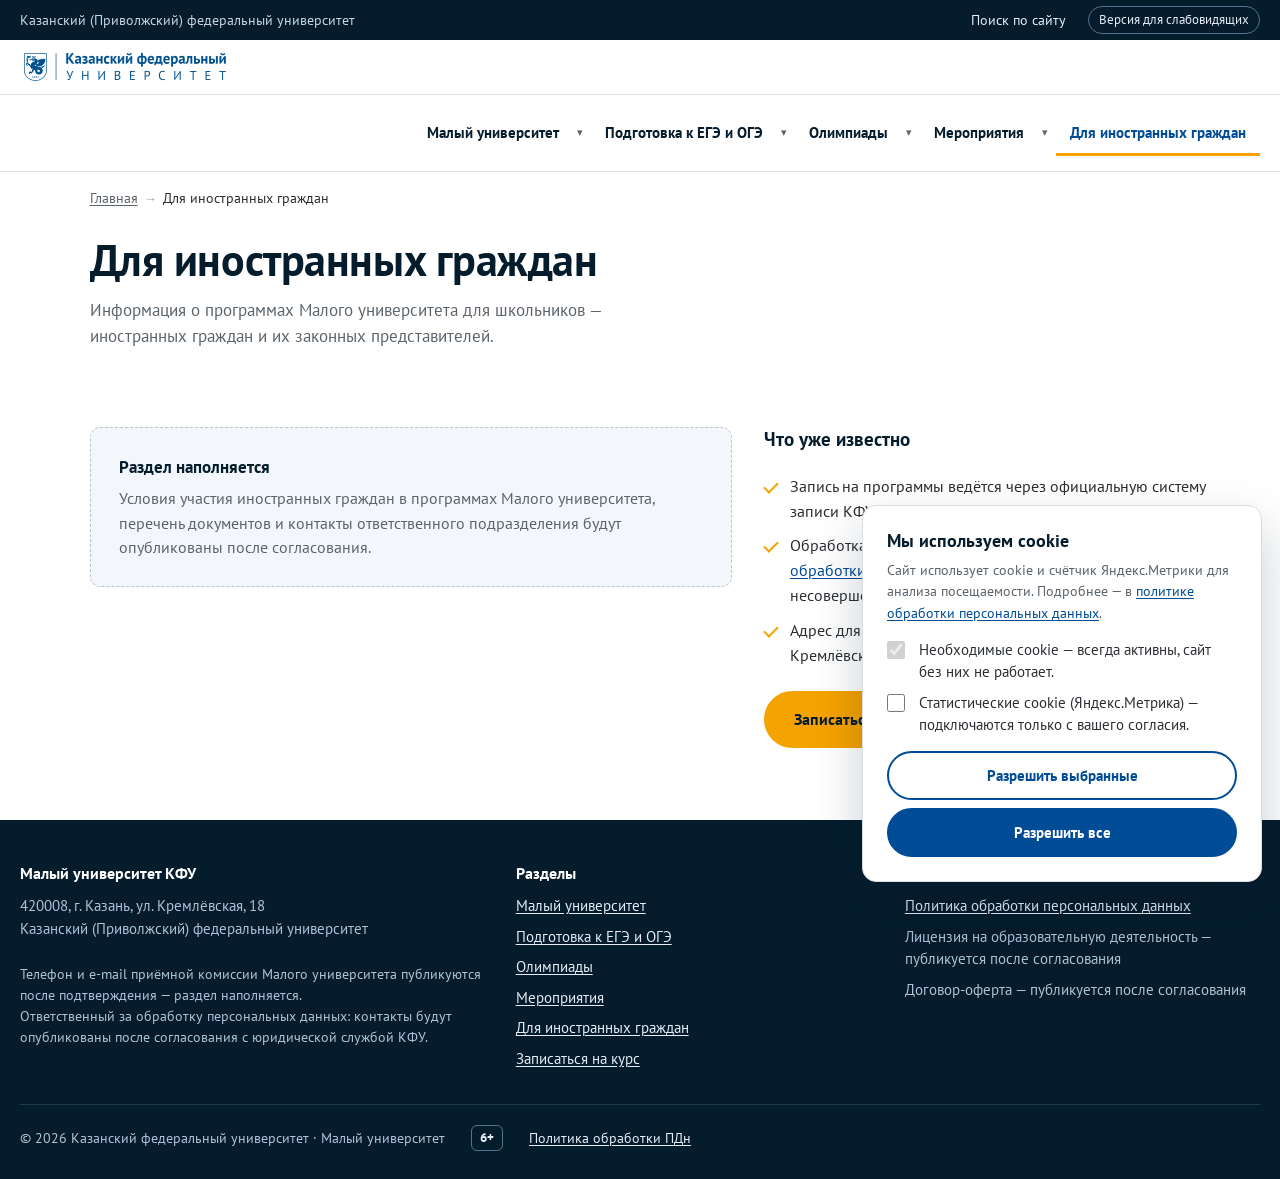
<file: foreign.html>
<!DOCTYPE html>
<html lang="ru">
<head>
<meta charset="UTF-8">
<meta name="viewport" content="width=device-width, initial-scale=1">
<title>Для иностранных граждан — Малый университет КФУ</title>
<meta name="description" content="Информация Малого университета КФУ для школьников — иностранных граждан.">
<link rel="preconnect" href="https://fonts.googleapis.com">
<link rel="preconnect" href="https://fonts.gstatic.com" crossorigin>
<link href="https://fonts.googleapis.com/css2?family=PT+Sans:ital,wght@0,400;0,700;1,400&display=swap" rel="stylesheet">
<link rel="stylesheet" href="assets/css/style.css">
</head>
<body>
<a class="skip-link" href="#main">Перейти к содержанию</a>

<div class="topbar">
  <div class="container">
    <span data-topbar-links style="display:contents"></span>
    <span class="topbar__spacer"></span>
    <button class="search-open" type="button" aria-expanded="false" aria-controls="search-panel">Поиск по сайту</button>
    <button class="svi-toggle" type="button" aria-pressed="false">Версия для слабовидящих</button>
  </div>
</div>

<div class="brand-row">
  <div class="container">
    <img class="brand-row__mark" src="assets/img/logo-kfu.png" alt="Казанский федеральный университет">
  </div>
</div>

<header class="site-header">
  <div class="container">
    <button class="burger" type="button" aria-expanded="false" aria-label="Открыть меню"><span class="burger__bars"></span>Меню</button>
    <nav class="main-nav" aria-label="Основная навигация"><ul><li class="nav-item"><div class="nav-item__row"><a href="universitet.html">Малый университет</a><button class="nav-item__caret" type="button" aria-expanded="false" aria-label="Подменю раздела «Малый университет»">&#9662;</button></div><ul class="nav-item__menu"><li><a href="kursy.html">Курсы для 5–11 классов</a></li><li><a href="universitet.html#documents">Нормативные документы</a></li><li><a href="universitet.html#contacts">Контакты</a></li></ul></li><li class="nav-item"><div class="nav-item__row"><a href="ege-oge.html">Подготовка к ЕГЭ и ОГЭ</a><button class="nav-item__caret" type="button" aria-expanded="false" aria-label="Подменю раздела «Подготовка к ЕГЭ и ОГЭ»">&#9662;</button></div><ul class="nav-item__menu"><li><a href="ege-oge.html#subjects">Предметы и форматы</a></li><li><a href="ege-oge.html#join">Как записаться</a></li></ul></li><li class="nav-item"><div class="nav-item__row"><a href="olimpiady.html">Олимпиады</a><button class="nav-item__caret" type="button" aria-expanded="false" aria-label="Подменю раздела «Олимпиады»">&#9662;</button></div><ul class="nav-item__menu"><li><a href="olimpiady.html#list">Перечень олимпиад</a></li><li><a href="olimpiady.html#stages">Этапы и сроки</a></li></ul></li><li class="nav-item"><div class="nav-item__row"><a href="meropriyatiya.html">Мероприятия</a><button class="nav-item__caret" type="button" aria-expanded="false" aria-label="Подменю раздела «Мероприятия»">&#9662;</button></div><ul class="nav-item__menu"><li><a href="meropriyatiya.html#afisha">Афиша событий</a></li></ul></li><li><a href="foreign.html" aria-current="page">Для иностранных граждан</a></li></ul></nav>
  </div>
</header>

<div class="search-panel" id="search-panel">
  <div class="container container--offset">
    <form role="search" action="#" method="get">
      <input type="search" id="site-search-input" aria-label="Поиск по сайту" placeholder="Например: курсы для 10 класса" autocomplete="off">
      <button class="btn btn--blue btn--small" type="submit">Найти</button>
    </form>
    <div class="search-results" aria-live="polite"></div>
  </div>
</div>

<nav class="breadcrumbs" aria-label="Хлебные крошки"><div class="container container--offset"><ol><li><a href="index.html">Главная</a></li><li aria-current="page">Для иностранных граждан</li></ol></div></nav>

<main id="main">

<section class="page-head">
  <div class="container container--offset">
    <h1>Для иностранных граждан</h1>
    <p>Информация о программах Малого университета для школьников — иностранных граждан и их законных представителей.</p>
  </div>
</section>

<section class="section">
  <div class="container container--offset">
    <div class="two-col">
      <div class="placeholder">
        <strong>Раздел наполняется</strong>
        Условия участия иностранных граждан в программах Малого университета, перечень документов и контакты ответственного подразделения будут опубликованы после согласования.
      </div>
      <div>
        <h3>Что уже известно</h3>
        <ul class="ticks mt-24">
          <li>Запись на программы ведётся через официальную систему записи КФУ .</li>
          <li>Обработка персональных данных регулируется <a href="politika.html">политикой обработки ПДн</a>; согласие оформляет законный представитель несовершеннолетнего.</li>
          <li>Адрес для корреспонденции: 420008, г. Казань, ул. Кремлёвская, 18.</li>
        </ul>
        <p class="mt-24"><a class="btn btn--amber" href="zapis.html">Записаться на курс</a></p>
      </div>
    </div>
  </div>
</section>

</main>

<footer class="site-footer">
  <div class="container">
    <div class="footer-grid">
      <div>
        <h2>Малый университет КФУ</h2>
        <p>420008, г. Казань, ул. Кремлёвская, 18<br>Казанский (Приволжский) федеральный университет</p>
        <p class="mt-24" style="font-size:13.5px">Телефон и e-mail приёмной комиссии Малого университета публикуются после подтверждения — раздел наполняется.</p>
        <p style="font-size:13.5px">Ответственный за обработку персональных данных: контакты будут опубликованы после согласования с юридической службой КФУ.</p>
      </div>
      <div>
        <h3>Разделы</h3>
        <ul>
          <li><a href="universitet.html">Малый университет</a></li>
          <li><a href="ege-oge.html">Подготовка к ЕГЭ и ОГЭ</a></li>
          <li><a href="olimpiady.html">Олимпиады</a></li>
          <li><a href="meropriyatiya.html">Мероприятия</a></li>
          <li><a href="foreign.html">Для иностранных граждан</a></li>
          <li><a href="zapis.html">Записаться на курс</a></li>
        </ul>
      </div>
      <div>
        <h3>Документы</h3>
        <ul>
          <li><a href="politika.html">Политика обработки персональных данных</a></li>
          <li>Лицензия на образовательную деятельность — публикуется после согласования</li>
          <li>Договор-оферта — публикуется после согласования</li>
        </ul>
      </div>
    </div>
    <div class="footer-bottom">
      <span>© <span data-year>2026</span> Казанский федеральный университет · Малый университет</span>
      <span class="age-mark" title="Возрастная маркировка">6+</span>
      <a href="politika.html">Политика обработки ПДн</a>
    </div>
  </div>
</footer>

<div class="cookie" role="dialog" aria-labelledby="cookie-title">
  <h2 id="cookie-title">Мы используем cookie</h2>
  <p>Сайт использует cookie и счётчик Яндекс.Метрики для анализа посещаемости. Подробнее — в <a href="politika.html">политике обработки персональных данных</a>.</p>
  <label class="check"><input type="checkbox" checked disabled> <span>Необходимые cookie — всегда активны, сайт без них не работает.</span></label>
  <label class="check"><input type="checkbox" id="cookie-stats"> <span>Статистические cookie (Яндекс.Метрика) — подключаются только с вашего согласия.</span></label>
  <div class="cookie__actions">
    <button class="btn btn--outline" type="button" data-cookie-selected>Разрешить выбранные</button>
    <button class="btn btn--blue" type="button" data-cookie-all>Разрешить все</button>
  </div>
</div>

<div class="ext-dialog" role="dialog" aria-modal="true" aria-labelledby="ext-title">
  <div class="ext-dialog__backdrop"></div>
  <div class="ext-dialog__card">
    <h2 id="ext-title">Переход во внешнюю систему</h2>
    <p>Вы будете перенаправлены в систему записи КФУ: <span class="ext-dialog__url"></span>. Страница откроется в новой вкладке.</p>
    <div class="ext-dialog__actions">
      <button class="btn btn--amber" type="button" data-ext-go>Перейти к записи</button>
      <button class="btn btn--outline" type="button" data-ext-cancel>Остаться на сайте</button>
    </div>
  </div>
</div>

<script src="data/site-data.js"></script>
<script src="assets/js/main.js" defer></script>
</body>
</html>
</file>
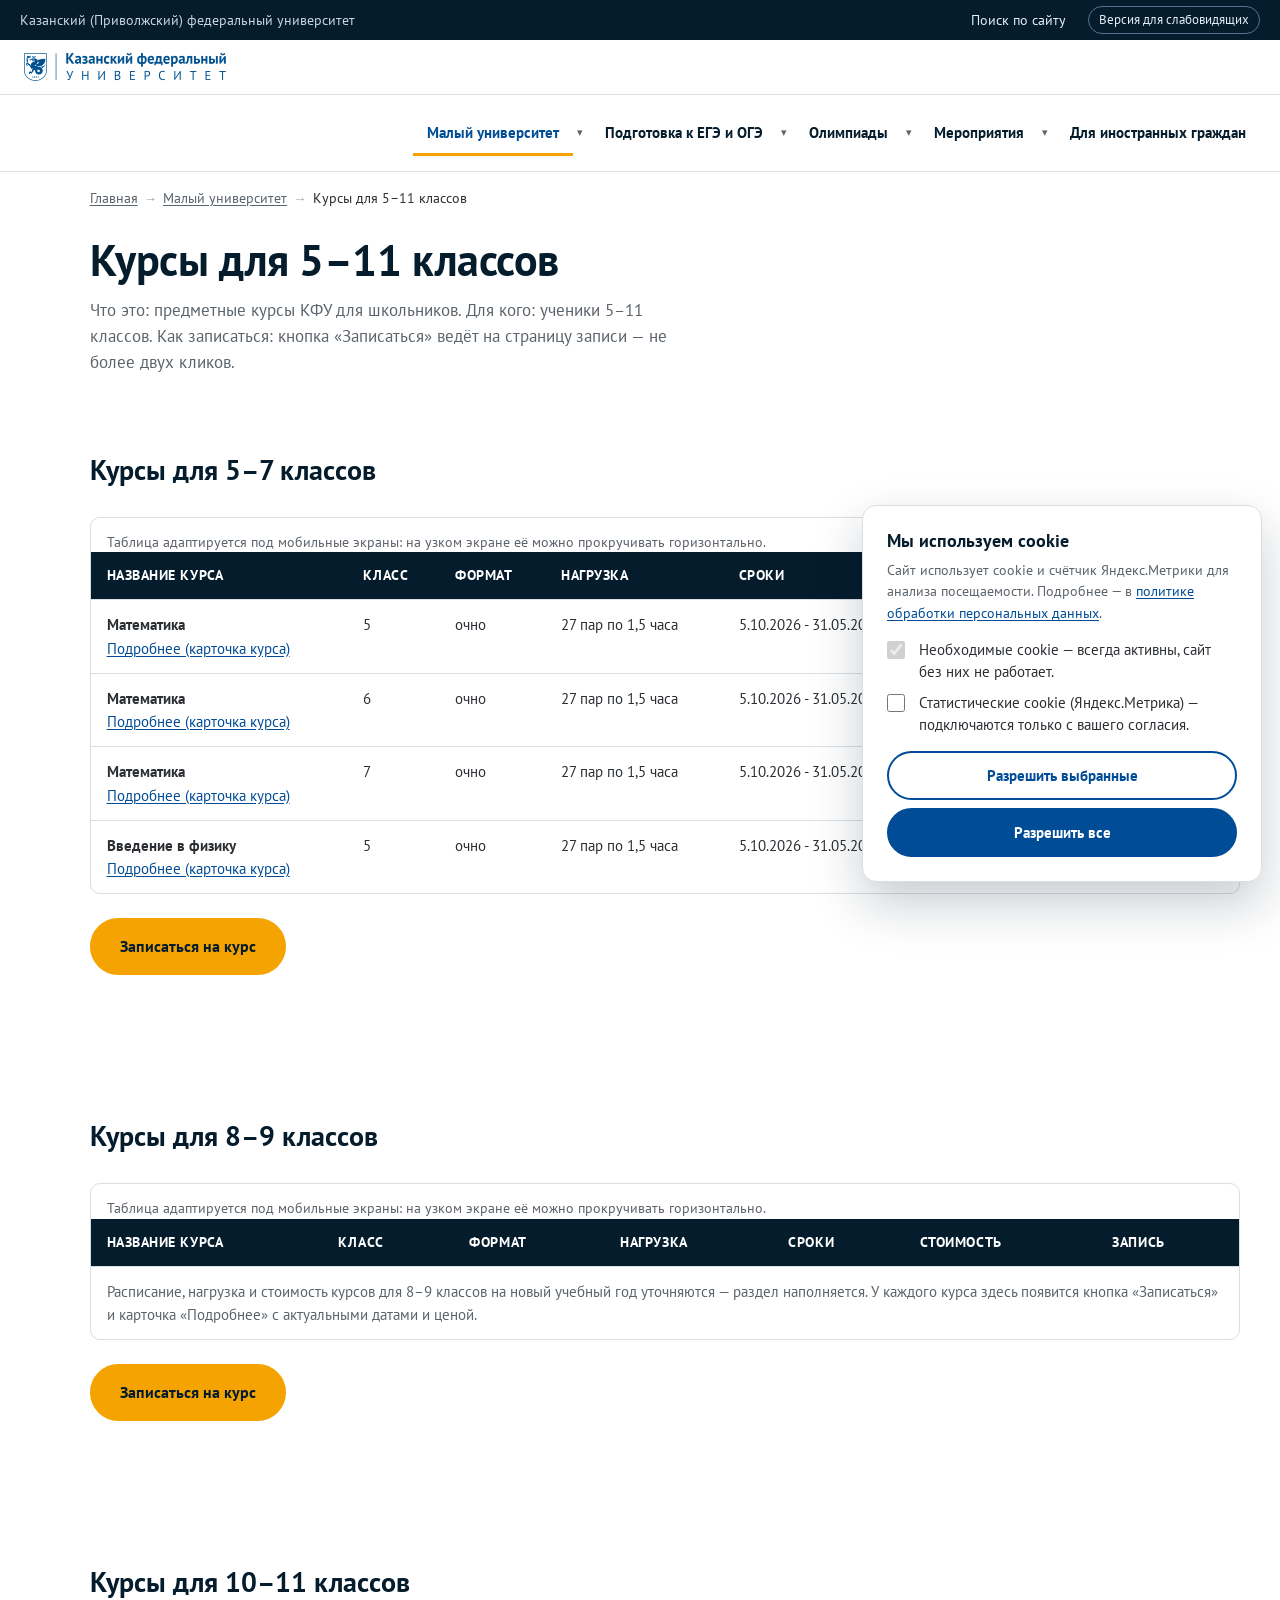
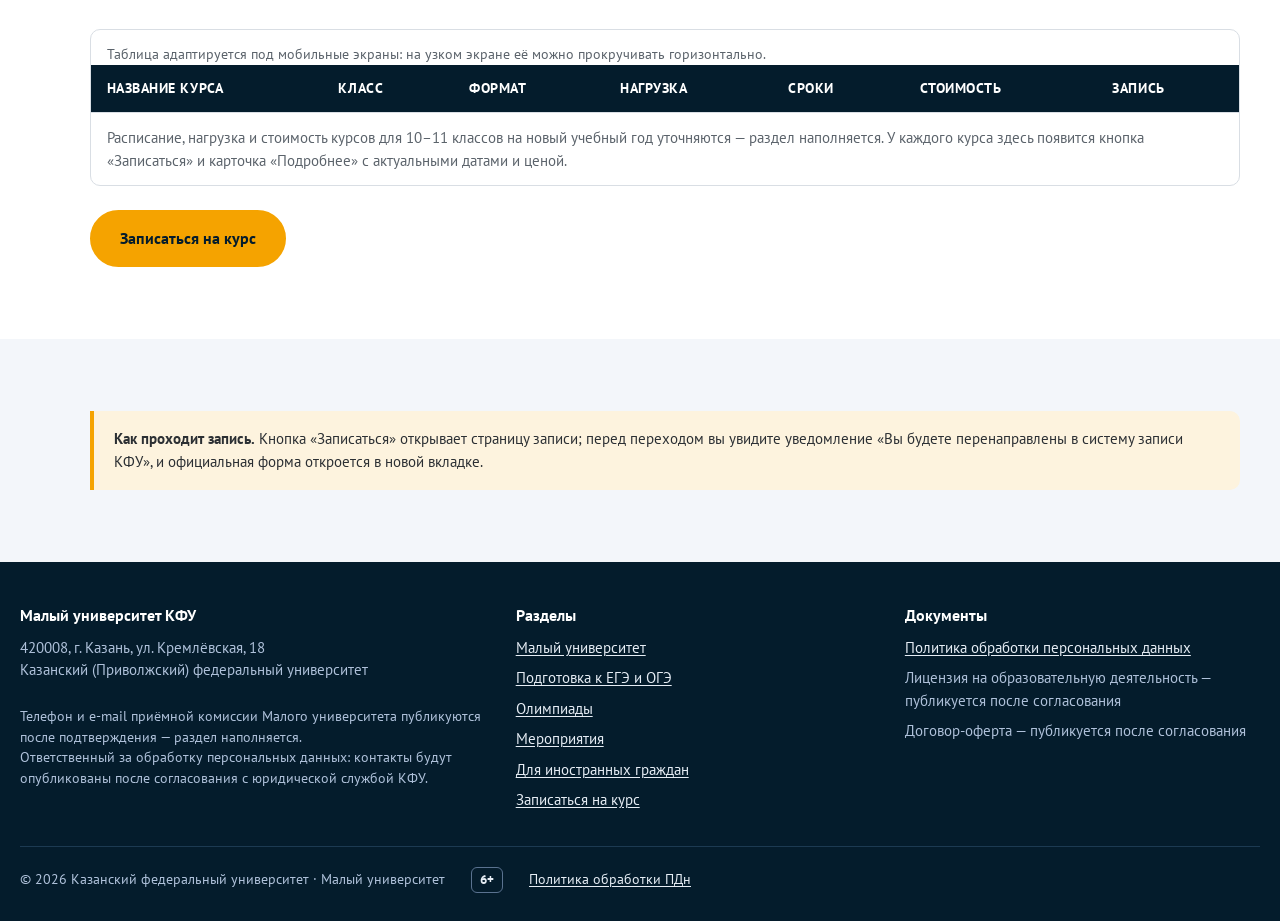
<file: kursy.html>
<!DOCTYPE html>
<html lang="ru">
<head>
<meta charset="UTF-8">
<meta name="viewport" content="width=device-width, initial-scale=1">
<title>Курсы для 5–11 классов — Малый университет КФУ</title>
<meta name="description" content="Расписание курсов Малого университета КФУ: название, класс, формат, нагрузка, сроки, стоимость и запись.">
<link rel="preconnect" href="https://fonts.googleapis.com">
<link rel="preconnect" href="https://fonts.gstatic.com" crossorigin>
<link href="https://fonts.googleapis.com/css2?family=PT+Sans:ital,wght@0,400;0,700;1,400&display=swap" rel="stylesheet">
<link rel="stylesheet" href="assets/css/style.css">
</head>
<body>
<a class="skip-link" href="#main">Перейти к содержанию</a>

<div class="topbar">
  <div class="container">
    <span data-topbar-links style="display:contents"></span>
    <span class="topbar__spacer"></span>
    <button class="search-open" type="button" aria-expanded="false" aria-controls="search-panel">Поиск по сайту</button>
    <button class="svi-toggle" type="button" aria-pressed="false">Версия для слабовидящих</button>
  </div>
</div>

<div class="brand-row">
  <div class="container">
    <img class="brand-row__mark" src="assets/img/logo-kfu.png" alt="Казанский федеральный университет">
  </div>
</div>

<header class="site-header">
  <div class="container">
    <button class="burger" type="button" aria-expanded="false" aria-label="Открыть меню"><span class="burger__bars"></span>Меню</button>
    <nav class="main-nav" aria-label="Основная навигация"><ul><li class="nav-item"><div class="nav-item__row"><a href="universitet.html" aria-current="page">Малый университет</a><button class="nav-item__caret" type="button" aria-expanded="false" aria-label="Подменю раздела «Малый университет»">&#9662;</button></div><ul class="nav-item__menu"><li><a href="kursy.html">Курсы для 5–11 классов</a></li><li><a href="universitet.html#documents">Нормативные документы</a></li><li><a href="universitet.html#contacts">Контакты</a></li></ul></li><li class="nav-item"><div class="nav-item__row"><a href="ege-oge.html">Подготовка к ЕГЭ и ОГЭ</a><button class="nav-item__caret" type="button" aria-expanded="false" aria-label="Подменю раздела «Подготовка к ЕГЭ и ОГЭ»">&#9662;</button></div><ul class="nav-item__menu"><li><a href="ege-oge.html#subjects">Предметы и форматы</a></li><li><a href="ege-oge.html#join">Как записаться</a></li></ul></li><li class="nav-item"><div class="nav-item__row"><a href="olimpiady.html">Олимпиады</a><button class="nav-item__caret" type="button" aria-expanded="false" aria-label="Подменю раздела «Олимпиады»">&#9662;</button></div><ul class="nav-item__menu"><li><a href="olimpiady.html#list">Перечень олимпиад</a></li><li><a href="olimpiady.html#stages">Этапы и сроки</a></li></ul></li><li class="nav-item"><div class="nav-item__row"><a href="meropriyatiya.html">Мероприятия</a><button class="nav-item__caret" type="button" aria-expanded="false" aria-label="Подменю раздела «Мероприятия»">&#9662;</button></div><ul class="nav-item__menu"><li><a href="meropriyatiya.html#afisha">Афиша событий</a></li></ul></li><li><a href="foreign.html">Для иностранных граждан</a></li></ul></nav>
  </div>
</header>

<div class="search-panel" id="search-panel">
  <div class="container container--offset">
    <form role="search" action="#" method="get">
      <input type="search" id="site-search-input" aria-label="Поиск по сайту" placeholder="Например: курсы для 10 класса" autocomplete="off">
      <button class="btn btn--blue btn--small" type="submit">Найти</button>
    </form>
    <div class="search-results" aria-live="polite"></div>
  </div>
</div>

<nav class="breadcrumbs" aria-label="Хлебные крошки"><div class="container container--offset"><ol><li><a href="index.html">Главная</a></li><li><a href="universitet.html">Малый университет</a></li><li aria-current="page">Курсы для 5–11 классов</li></ol></div></nav>

<main id="main">

<section class="page-head">
  <div class="container container--offset">
    <h1>Курсы для 5–11 классов</h1>
    <p>Что это: предметные курсы КФУ для школьников. Для кого: ученики 5–11 классов. Как записаться: кнопка «Записаться» ведёт на страницу записи — не более двух кликов.</p>
  </div>
</section>

<section class="section" id="age-5-7" aria-labelledby="age-5-7-title">
  <div class="container container--offset">
    <div class="section__head">
      <h2 id="age-5-7-title">Курсы для 5–7 классов</h2>
    </div>
    <div class="table-wrap">
      <table class="courses">
        <caption>Таблица адаптируется под мобильные экраны: на узком экране её можно прокручивать горизонтально.</caption>
        <thead>
          <tr><th scope="col">Название курса</th><th scope="col">Класс</th><th scope="col">Формат</th>
              <th scope="col">Нагрузка</th><th scope="col">Сроки</th><th scope="col">Стоимость</th><th scope="col">Запись</th></tr>
        </thead>
        <tbody data-courses="5-7">
          <tr>
            <td colspan="7"><span class="tbd">Расписание, нагрузка и стоимость курсов для 5–7 классов на новый учебный год уточняются — раздел наполняется. У каждого курса здесь появится кнопка «Записаться» и карточка «Подробнее» с актуальными датами и ценой.</span></td>
          </tr>
        </tbody>
      </table>
    </div>
    <p class="mt-24"><a class="btn btn--amber" href="zapis.html">Записаться на курс</a></p>
  </div>
</section>

<section class="section" id="age-8-9" aria-labelledby="age-8-9-title">
  <div class="container container--offset">
    <div class="section__head">
      <h2 id="age-8-9-title">Курсы для 8–9 классов</h2>
    </div>
    <div class="table-wrap">
      <table class="courses">
        <caption>Таблица адаптируется под мобильные экраны: на узком экране её можно прокручивать горизонтально.</caption>
        <thead>
          <tr><th scope="col">Название курса</th><th scope="col">Класс</th><th scope="col">Формат</th>
              <th scope="col">Нагрузка</th><th scope="col">Сроки</th><th scope="col">Стоимость</th><th scope="col">Запись</th></tr>
        </thead>
        <tbody data-courses="8-9">
          <tr>
            <td colspan="7"><span class="tbd">Расписание, нагрузка и стоимость курсов для 8–9 классов на новый учебный год уточняются — раздел наполняется. У каждого курса здесь появится кнопка «Записаться» и карточка «Подробнее» с актуальными датами и ценой.</span></td>
          </tr>
        </tbody>
      </table>
    </div>
    <p class="mt-24"><a class="btn btn--amber" href="zapis.html">Записаться на курс</a></p>
  </div>
</section>

<section class="section" id="age-10-11" aria-labelledby="age-10-11-title">
  <div class="container container--offset">
    <div class="section__head">
      <h2 id="age-10-11-title">Курсы для 10–11 классов</h2>
    </div>
    <div class="table-wrap">
      <table class="courses">
        <caption>Таблица адаптируется под мобильные экраны: на узком экране её можно прокручивать горизонтально.</caption>
        <thead>
          <tr><th scope="col">Название курса</th><th scope="col">Класс</th><th scope="col">Формат</th>
              <th scope="col">Нагрузка</th><th scope="col">Сроки</th><th scope="col">Стоимость</th><th scope="col">Запись</th></tr>
        </thead>
        <tbody data-courses="10-11">
          <tr>
            <td colspan="7"><span class="tbd">Расписание, нагрузка и стоимость курсов для 10–11 классов на новый учебный год уточняются — раздел наполняется. У каждого курса здесь появится кнопка «Записаться» и карточка «Подробнее» с актуальными датами и ценой.</span></td>
          </tr>
        </tbody>
      </table>
    </div>
    <p class="mt-24"><a class="btn btn--amber" href="zapis.html">Записаться на курс</a></p>
  </div>
</section>

<section class="section section--wash">
  <div class="container container--offset">
    <div class="note note--amber">
      <strong>Как проходит запись.</strong> Кнопка «Записаться» открывает страницу записи; перед переходом вы увидите уведомление «Вы будете перенаправлены в систему записи КФУ», и официальная форма  откроется в новой вкладке.
    </div>
  </div>
</section>

</main>

<footer class="site-footer">
  <div class="container">
    <div class="footer-grid">
      <div>
        <h2>Малый университет КФУ</h2>
        <p>420008, г. Казань, ул. Кремлёвская, 18<br>Казанский (Приволжский) федеральный университет</p>
        <p class="mt-24" style="font-size:13.5px">Телефон и e-mail приёмной комиссии Малого университета публикуются после подтверждения — раздел наполняется.</p>
        <p style="font-size:13.5px">Ответственный за обработку персональных данных: контакты будут опубликованы после согласования с юридической службой КФУ.</p>
      </div>
      <div>
        <h3>Разделы</h3>
        <ul>
          <li><a href="universitet.html">Малый университет</a></li>
          <li><a href="ege-oge.html">Подготовка к ЕГЭ и ОГЭ</a></li>
          <li><a href="olimpiady.html">Олимпиады</a></li>
          <li><a href="meropriyatiya.html">Мероприятия</a></li>
          <li><a href="foreign.html">Для иностранных граждан</a></li>
          <li><a href="zapis.html">Записаться на курс</a></li>
        </ul>
      </div>
      <div>
        <h3>Документы</h3>
        <ul>
          <li><a href="politika.html">Политика обработки персональных данных</a></li>
          <li>Лицензия на образовательную деятельность — публикуется после согласования</li>
          <li>Договор-оферта — публикуется после согласования</li>
        </ul>
      </div>
    </div>
    <div class="footer-bottom">
      <span>© <span data-year>2026</span> Казанский федеральный университет · Малый университет</span>
      <span class="age-mark" title="Возрастная маркировка">6+</span>
      <a href="politika.html">Политика обработки ПДн</a>
    </div>
  </div>
</footer>

<div class="cookie" role="dialog" aria-labelledby="cookie-title">
  <h2 id="cookie-title">Мы используем cookie</h2>
  <p>Сайт использует cookie и счётчик Яндекс.Метрики для анализа посещаемости. Подробнее — в <a href="politika.html">политике обработки персональных данных</a>.</p>
  <label class="check"><input type="checkbox" checked disabled> <span>Необходимые cookie — всегда активны, сайт без них не работает.</span></label>
  <label class="check"><input type="checkbox" id="cookie-stats"> <span>Статистические cookie (Яндекс.Метрика) — подключаются только с вашего согласия.</span></label>
  <div class="cookie__actions">
    <button class="btn btn--outline" type="button" data-cookie-selected>Разрешить выбранные</button>
    <button class="btn btn--blue" type="button" data-cookie-all>Разрешить все</button>
  </div>
</div>

<div class="ext-dialog" role="dialog" aria-modal="true" aria-labelledby="ext-title">
  <div class="ext-dialog__backdrop"></div>
  <div class="ext-dialog__card">
    <h2 id="ext-title">Переход во внешнюю систему</h2>
    <p>Вы будете перенаправлены в систему записи КФУ: <span class="ext-dialog__url"></span>. Страница откроется в новой вкладке.</p>
    <div class="ext-dialog__actions">
      <button class="btn btn--amber" type="button" data-ext-go>Перейти к записи</button>
      <button class="btn btn--outline" type="button" data-ext-cancel>Остаться на сайте</button>
    </div>
  </div>
</div>

<script src="data/site-data.js"></script>
<script src="assets/js/main.js" defer></script>
</body>
</html>
</file>
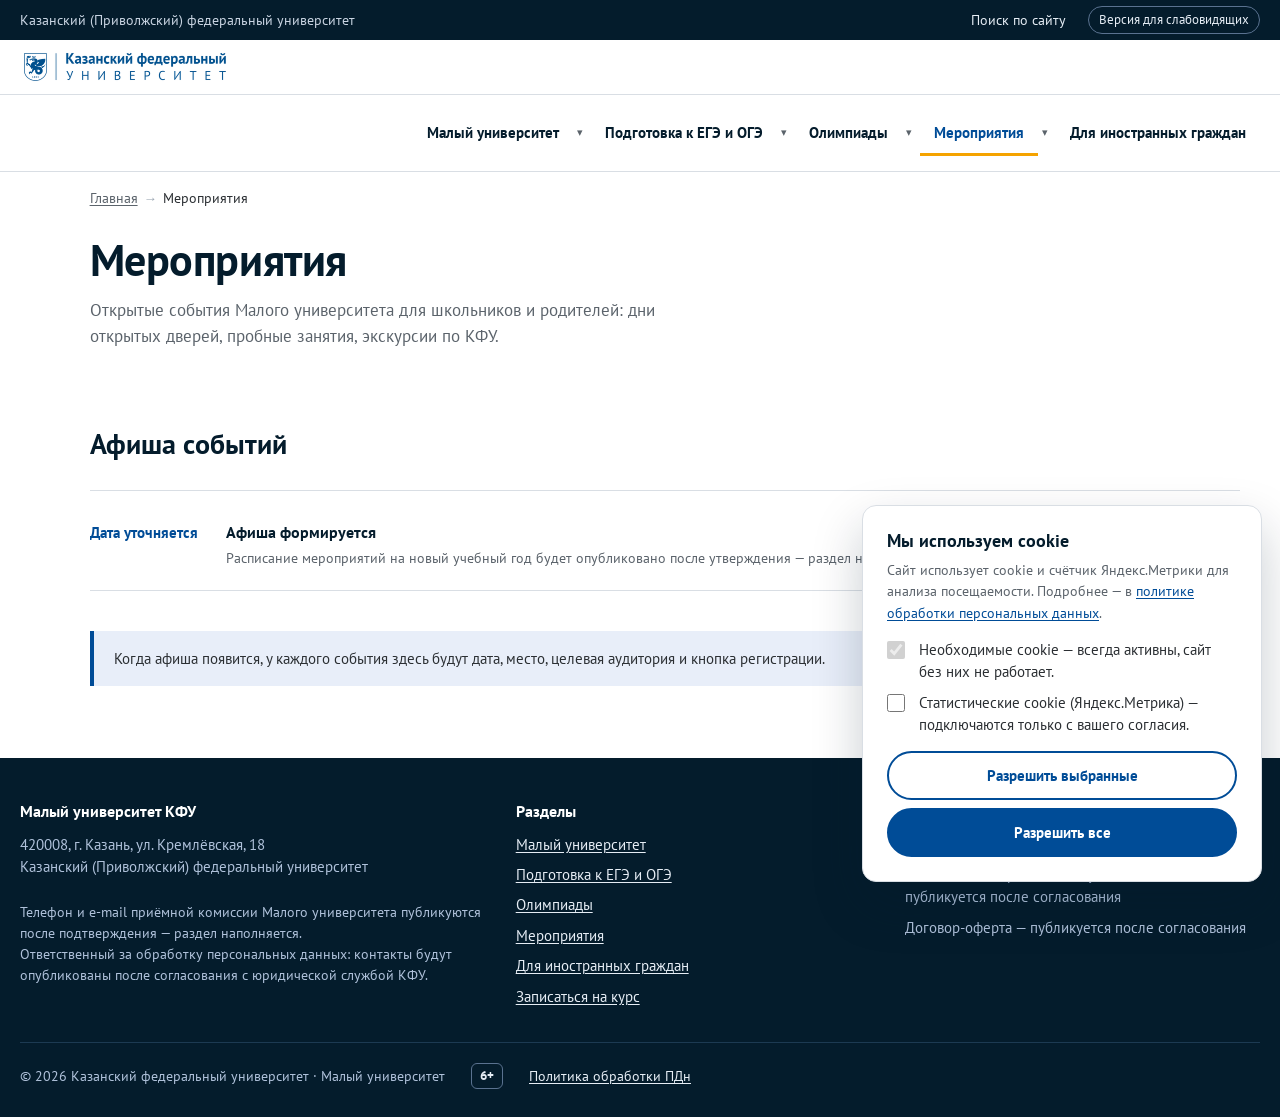
<file: meropriyatiya.html>
<!DOCTYPE html>
<html lang="ru">
<head>
<meta charset="UTF-8">
<meta name="viewport" content="width=device-width, initial-scale=1">
<title>Мероприятия — Малый университет КФУ</title>
<meta name="description" content="Мероприятия Малого университета КФУ: дни открытых дверей, пробные занятия, экскурсии.">
<link rel="preconnect" href="https://fonts.googleapis.com">
<link rel="preconnect" href="https://fonts.gstatic.com" crossorigin>
<link href="https://fonts.googleapis.com/css2?family=PT+Sans:ital,wght@0,400;0,700;1,400&display=swap" rel="stylesheet">
<link rel="stylesheet" href="assets/css/style.css">
</head>
<body>
<a class="skip-link" href="#main">Перейти к содержанию</a>

<div class="topbar">
  <div class="container">
    <span data-topbar-links style="display:contents"></span>
    <span class="topbar__spacer"></span>
    <button class="search-open" type="button" aria-expanded="false" aria-controls="search-panel">Поиск по сайту</button>
    <button class="svi-toggle" type="button" aria-pressed="false">Версия для слабовидящих</button>
  </div>
</div>

<div class="brand-row">
  <div class="container">
    <img class="brand-row__mark" src="assets/img/logo-kfu.png" alt="Казанский федеральный университет">
  </div>
</div>

<header class="site-header">
  <div class="container">
    <button class="burger" type="button" aria-expanded="false" aria-label="Открыть меню"><span class="burger__bars"></span>Меню</button>
    <nav class="main-nav" aria-label="Основная навигация"><ul><li class="nav-item"><div class="nav-item__row"><a href="universitet.html">Малый университет</a><button class="nav-item__caret" type="button" aria-expanded="false" aria-label="Подменю раздела «Малый университет»">&#9662;</button></div><ul class="nav-item__menu"><li><a href="kursy.html">Курсы для 5–11 классов</a></li><li><a href="universitet.html#documents">Нормативные документы</a></li><li><a href="universitet.html#contacts">Контакты</a></li></ul></li><li class="nav-item"><div class="nav-item__row"><a href="ege-oge.html">Подготовка к ЕГЭ и ОГЭ</a><button class="nav-item__caret" type="button" aria-expanded="false" aria-label="Подменю раздела «Подготовка к ЕГЭ и ОГЭ»">&#9662;</button></div><ul class="nav-item__menu"><li><a href="ege-oge.html#subjects">Предметы и форматы</a></li><li><a href="ege-oge.html#join">Как записаться</a></li></ul></li><li class="nav-item"><div class="nav-item__row"><a href="olimpiady.html">Олимпиады</a><button class="nav-item__caret" type="button" aria-expanded="false" aria-label="Подменю раздела «Олимпиады»">&#9662;</button></div><ul class="nav-item__menu"><li><a href="olimpiady.html#list">Перечень олимпиад</a></li><li><a href="olimpiady.html#stages">Этапы и сроки</a></li></ul></li><li class="nav-item"><div class="nav-item__row"><a href="meropriyatiya.html" aria-current="page">Мероприятия</a><button class="nav-item__caret" type="button" aria-expanded="false" aria-label="Подменю раздела «Мероприятия»">&#9662;</button></div><ul class="nav-item__menu"><li><a href="meropriyatiya.html#afisha">Афиша событий</a></li></ul></li><li><a href="foreign.html">Для иностранных граждан</a></li></ul></nav>
  </div>
</header>

<div class="search-panel" id="search-panel">
  <div class="container container--offset">
    <form role="search" action="#" method="get">
      <input type="search" id="site-search-input" aria-label="Поиск по сайту" placeholder="Например: курсы для 10 класса" autocomplete="off">
      <button class="btn btn--blue btn--small" type="submit">Найти</button>
    </form>
    <div class="search-results" aria-live="polite"></div>
  </div>
</div>

<nav class="breadcrumbs" aria-label="Хлебные крошки"><div class="container container--offset"><ol><li><a href="index.html">Главная</a></li><li aria-current="page">Мероприятия</li></ol></div></nav>

<main id="main">

<section class="page-head">
  <div class="container container--offset">
    <h1>Мероприятия</h1>
    <p>Открытые события Малого университета для школьников и родителей: дни открытых дверей, пробные занятия, экскурсии по КФУ.</p>
  </div>
</section>

<section class="section" id="afisha" aria-labelledby="afisha-title">
  <div class="container container--offset">
    <div class="section__head">
      <h2 id="afisha-title">Афиша событий</h2>
    </div>
    <ul class="event-list" data-events-list>
      <li>
        <time datetime="">Дата уточняется</time>
        <span><span class="event-list__title">Афиша формируется</span><br>
        <span class="event-list__meta">Расписание мероприятий на новый учебный год будет опубликовано после утверждения — раздел наполняется.</span></span>
        <a class="btn btn--outline btn--small" href="zapis.html">Оставить заявку</a>
      </li>
    </ul>
    <div class="note mt-40">
      Когда афиша появится, у каждого события здесь будут дата, место, целевая аудитория и кнопка регистрации.
    </div>
  </div>
</section>

</main>

<footer class="site-footer">
  <div class="container">
    <div class="footer-grid">
      <div>
        <h2>Малый университет КФУ</h2>
        <p>420008, г. Казань, ул. Кремлёвская, 18<br>Казанский (Приволжский) федеральный университет</p>
        <p class="mt-24" style="font-size:13.5px">Телефон и e-mail приёмной комиссии Малого университета публикуются после подтверждения — раздел наполняется.</p>
        <p style="font-size:13.5px">Ответственный за обработку персональных данных: контакты будут опубликованы после согласования с юридической службой КФУ.</p>
      </div>
      <div>
        <h3>Разделы</h3>
        <ul>
          <li><a href="universitet.html">Малый университет</a></li>
          <li><a href="ege-oge.html">Подготовка к ЕГЭ и ОГЭ</a></li>
          <li><a href="olimpiady.html">Олимпиады</a></li>
          <li><a href="meropriyatiya.html">Мероприятия</a></li>
          <li><a href="foreign.html">Для иностранных граждан</a></li>
          <li><a href="zapis.html">Записаться на курс</a></li>
        </ul>
      </div>
      <div>
        <h3>Документы</h3>
        <ul>
          <li><a href="politika.html">Политика обработки персональных данных</a></li>
          <li>Лицензия на образовательную деятельность — публикуется после согласования</li>
          <li>Договор-оферта — публикуется после согласования</li>
        </ul>
      </div>
    </div>
    <div class="footer-bottom">
      <span>© <span data-year>2026</span> Казанский федеральный университет · Малый университет</span>
      <span class="age-mark" title="Возрастная маркировка">6+</span>
      <a href="politika.html">Политика обработки ПДн</a>
    </div>
  </div>
</footer>

<div class="cookie" role="dialog" aria-labelledby="cookie-title">
  <h2 id="cookie-title">Мы используем cookie</h2>
  <p>Сайт использует cookie и счётчик Яндекс.Метрики для анализа посещаемости. Подробнее — в <a href="politika.html">политике обработки персональных данных</a>.</p>
  <label class="check"><input type="checkbox" checked disabled> <span>Необходимые cookie — всегда активны, сайт без них не работает.</span></label>
  <label class="check"><input type="checkbox" id="cookie-stats"> <span>Статистические cookie (Яндекс.Метрика) — подключаются только с вашего согласия.</span></label>
  <div class="cookie__actions">
    <button class="btn btn--outline" type="button" data-cookie-selected>Разрешить выбранные</button>
    <button class="btn btn--blue" type="button" data-cookie-all>Разрешить все</button>
  </div>
</div>

<div class="ext-dialog" role="dialog" aria-modal="true" aria-labelledby="ext-title">
  <div class="ext-dialog__backdrop"></div>
  <div class="ext-dialog__card">
    <h2 id="ext-title">Переход во внешнюю систему</h2>
    <p>Вы будете перенаправлены в систему записи КФУ: <span class="ext-dialog__url"></span>. Страница откроется в новой вкладке.</p>
    <div class="ext-dialog__actions">
      <button class="btn btn--amber" type="button" data-ext-go>Перейти к записи</button>
      <button class="btn btn--outline" type="button" data-ext-cancel>Остаться на сайте</button>
    </div>
  </div>
</div>

<script src="data/site-data.js"></script>
<script src="assets/js/main.js" defer></script>
</body>
</html>
</file>
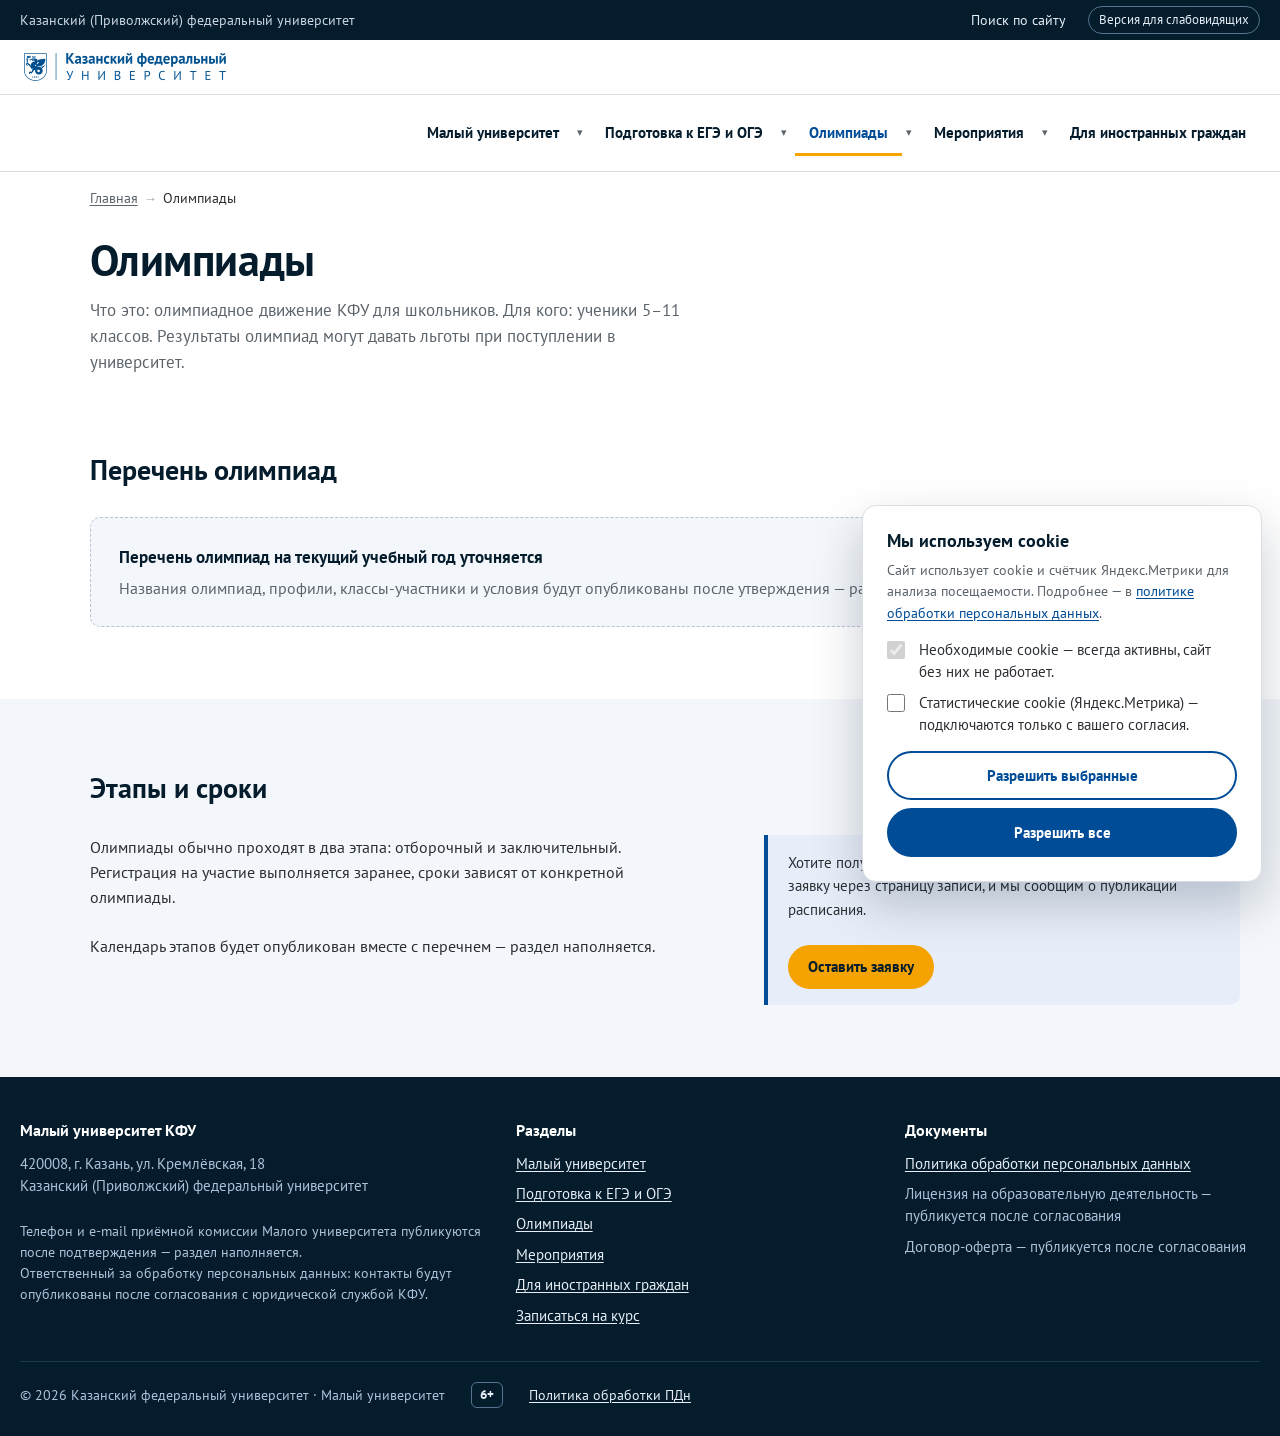
<file: olimpiady.html>
<!DOCTYPE html>
<html lang="ru">
<head>
<meta charset="UTF-8">
<meta name="viewport" content="width=device-width, initial-scale=1">
<title>Олимпиады — Малый университет КФУ</title>
<meta name="description" content="Олимпиады для школьников в КФУ: перечень, этапы и сроки.">
<link rel="preconnect" href="https://fonts.googleapis.com">
<link rel="preconnect" href="https://fonts.gstatic.com" crossorigin>
<link href="https://fonts.googleapis.com/css2?family=PT+Sans:ital,wght@0,400;0,700;1,400&display=swap" rel="stylesheet">
<link rel="stylesheet" href="assets/css/style.css">
</head>
<body>
<a class="skip-link" href="#main">Перейти к содержанию</a>

<div class="topbar">
  <div class="container">
    <span data-topbar-links style="display:contents"></span>
    <span class="topbar__spacer"></span>
    <button class="search-open" type="button" aria-expanded="false" aria-controls="search-panel">Поиск по сайту</button>
    <button class="svi-toggle" type="button" aria-pressed="false">Версия для слабовидящих</button>
  </div>
</div>

<div class="brand-row">
  <div class="container">
    <img class="brand-row__mark" src="assets/img/logo-kfu.png" alt="Казанский федеральный университет">
  </div>
</div>

<header class="site-header">
  <div class="container">
    <button class="burger" type="button" aria-expanded="false" aria-label="Открыть меню"><span class="burger__bars"></span>Меню</button>
    <nav class="main-nav" aria-label="Основная навигация"><ul><li class="nav-item"><div class="nav-item__row"><a href="universitet.html">Малый университет</a><button class="nav-item__caret" type="button" aria-expanded="false" aria-label="Подменю раздела «Малый университет»">&#9662;</button></div><ul class="nav-item__menu"><li><a href="kursy.html">Курсы для 5–11 классов</a></li><li><a href="universitet.html#documents">Нормативные документы</a></li><li><a href="universitet.html#contacts">Контакты</a></li></ul></li><li class="nav-item"><div class="nav-item__row"><a href="ege-oge.html">Подготовка к ЕГЭ и ОГЭ</a><button class="nav-item__caret" type="button" aria-expanded="false" aria-label="Подменю раздела «Подготовка к ЕГЭ и ОГЭ»">&#9662;</button></div><ul class="nav-item__menu"><li><a href="ege-oge.html#subjects">Предметы и форматы</a></li><li><a href="ege-oge.html#join">Как записаться</a></li></ul></li><li class="nav-item"><div class="nav-item__row"><a href="olimpiady.html" aria-current="page">Олимпиады</a><button class="nav-item__caret" type="button" aria-expanded="false" aria-label="Подменю раздела «Олимпиады»">&#9662;</button></div><ul class="nav-item__menu"><li><a href="olimpiady.html#list">Перечень олимпиад</a></li><li><a href="olimpiady.html#stages">Этапы и сроки</a></li></ul></li><li class="nav-item"><div class="nav-item__row"><a href="meropriyatiya.html">Мероприятия</a><button class="nav-item__caret" type="button" aria-expanded="false" aria-label="Подменю раздела «Мероприятия»">&#9662;</button></div><ul class="nav-item__menu"><li><a href="meropriyatiya.html#afisha">Афиша событий</a></li></ul></li><li><a href="foreign.html">Для иностранных граждан</a></li></ul></nav>
  </div>
</header>

<div class="search-panel" id="search-panel">
  <div class="container container--offset">
    <form role="search" action="#" method="get">
      <input type="search" id="site-search-input" aria-label="Поиск по сайту" placeholder="Например: курсы для 10 класса" autocomplete="off">
      <button class="btn btn--blue btn--small" type="submit">Найти</button>
    </form>
    <div class="search-results" aria-live="polite"></div>
  </div>
</div>

<nav class="breadcrumbs" aria-label="Хлебные крошки"><div class="container container--offset"><ol><li><a href="index.html">Главная</a></li><li aria-current="page">Олимпиады</li></ol></div></nav>

<main id="main">

<section class="page-head">
  <div class="container container--offset">
    <h1>Олимпиады</h1>
    <p>Что это: олимпиадное движение КФУ для школьников. Для кого: ученики 5–11 классов. Результаты олимпиад могут давать льготы при поступлении в университет.</p>
  </div>
</section>

<section class="section" id="list" aria-labelledby="list-title">
  <div class="container container--offset">
    <div class="section__head">
      <h2 id="list-title">Перечень олимпиад</h2>
    </div>
    <div class="placeholder">
      <strong>Перечень олимпиад на текущий учебный год уточняется</strong>
      Названия олимпиад, профили, классы-участники и условия будут опубликованы после утверждения — раздел наполняется.
    </div>
  </div>
</section>

<section class="section section--wash" id="stages" aria-labelledby="stages-title">
  <div class="container container--offset">
    <div class="section__head">
      <h2 id="stages-title">Этапы и сроки</h2>
    </div>
    <div class="two-col">
      <div>
        <p>Олимпиады обычно проходят в два этапа: отборочный и заключительный. Регистрация на участие выполняется заранее, сроки зависят от конкретной олимпиады.</p>
        <p class="mt-24">Календарь этапов будет опубликован вместе с перечнем — раздел наполняется.</p>
      </div>
      <div class="note">
        Хотите получить информацию о старте регистрации? Оставьте заявку через страницу записи, и мы сообщим о публикации расписания.
        <p class="mt-24"><a class="btn btn--amber btn--small" href="zapis.html">Оставить заявку</a></p>
      </div>
    </div>
  </div>
</section>

</main>

<footer class="site-footer">
  <div class="container">
    <div class="footer-grid">
      <div>
        <h2>Малый университет КФУ</h2>
        <p>420008, г. Казань, ул. Кремлёвская, 18<br>Казанский (Приволжский) федеральный университет</p>
        <p class="mt-24" style="font-size:13.5px">Телефон и e-mail приёмной комиссии Малого университета публикуются после подтверждения — раздел наполняется.</p>
        <p style="font-size:13.5px">Ответственный за обработку персональных данных: контакты будут опубликованы после согласования с юридической службой КФУ.</p>
      </div>
      <div>
        <h3>Разделы</h3>
        <ul>
          <li><a href="universitet.html">Малый университет</a></li>
          <li><a href="ege-oge.html">Подготовка к ЕГЭ и ОГЭ</a></li>
          <li><a href="olimpiady.html">Олимпиады</a></li>
          <li><a href="meropriyatiya.html">Мероприятия</a></li>
          <li><a href="foreign.html">Для иностранных граждан</a></li>
          <li><a href="zapis.html">Записаться на курс</a></li>
        </ul>
      </div>
      <div>
        <h3>Документы</h3>
        <ul>
          <li><a href="politika.html">Политика обработки персональных данных</a></li>
          <li>Лицензия на образовательную деятельность — публикуется после согласования</li>
          <li>Договор-оферта — публикуется после согласования</li>
        </ul>
      </div>
    </div>
    <div class="footer-bottom">
      <span>© <span data-year>2026</span> Казанский федеральный университет · Малый университет</span>
      <span class="age-mark" title="Возрастная маркировка">6+</span>
      <a href="politika.html">Политика обработки ПДн</a>
    </div>
  </div>
</footer>

<div class="cookie" role="dialog" aria-labelledby="cookie-title">
  <h2 id="cookie-title">Мы используем cookie</h2>
  <p>Сайт использует cookie и счётчик Яндекс.Метрики для анализа посещаемости. Подробнее — в <a href="politika.html">политике обработки персональных данных</a>.</p>
  <label class="check"><input type="checkbox" checked disabled> <span>Необходимые cookie — всегда активны, сайт без них не работает.</span></label>
  <label class="check"><input type="checkbox" id="cookie-stats"> <span>Статистические cookie (Яндекс.Метрика) — подключаются только с вашего согласия.</span></label>
  <div class="cookie__actions">
    <button class="btn btn--outline" type="button" data-cookie-selected>Разрешить выбранные</button>
    <button class="btn btn--blue" type="button" data-cookie-all>Разрешить все</button>
  </div>
</div>

<div class="ext-dialog" role="dialog" aria-modal="true" aria-labelledby="ext-title">
  <div class="ext-dialog__backdrop"></div>
  <div class="ext-dialog__card">
    <h2 id="ext-title">Переход во внешнюю систему</h2>
    <p>Вы будете перенаправлены в систему записи КФУ: <span class="ext-dialog__url"></span>. Страница откроется в новой вкладке.</p>
    <div class="ext-dialog__actions">
      <button class="btn btn--amber" type="button" data-ext-go>Перейти к записи</button>
      <button class="btn btn--outline" type="button" data-ext-cancel>Остаться на сайте</button>
    </div>
  </div>
</div>

<script src="data/site-data.js"></script>
<script src="assets/js/main.js" defer></script>
</body>
</html>
</file>
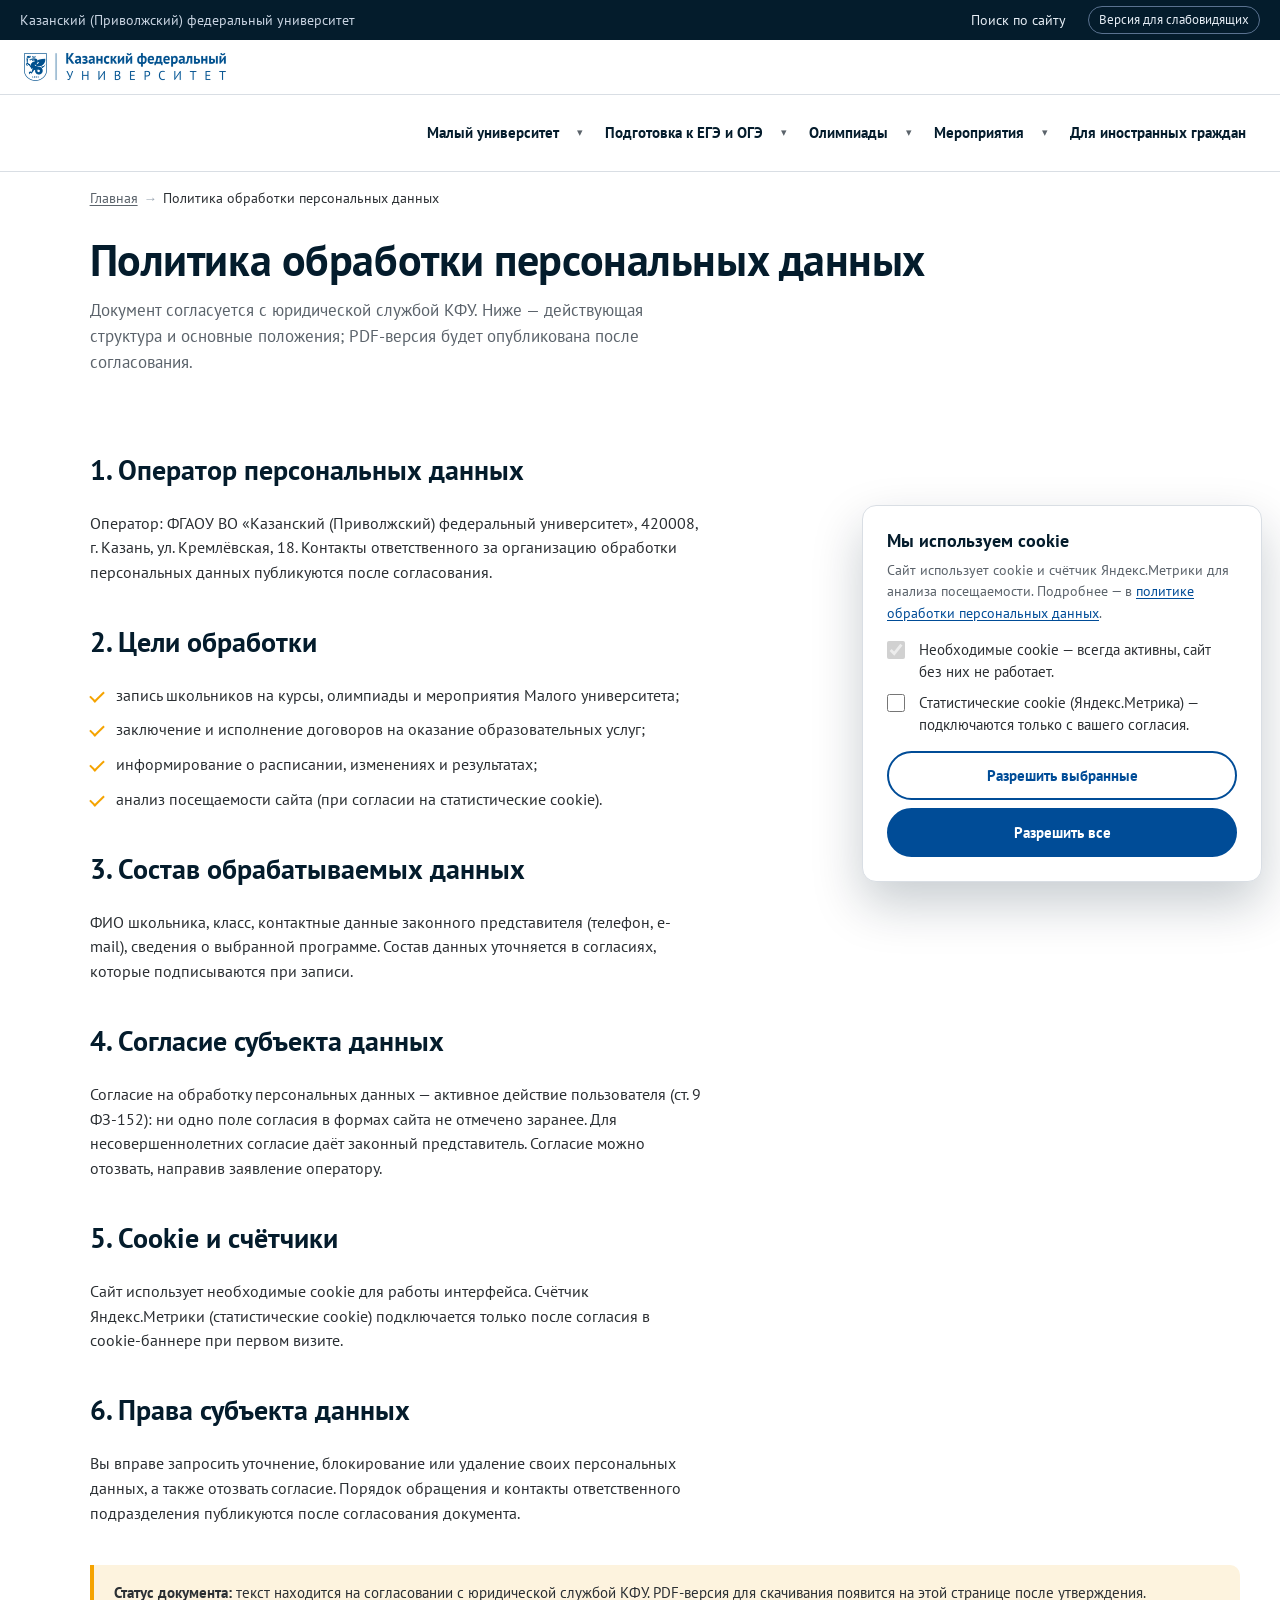
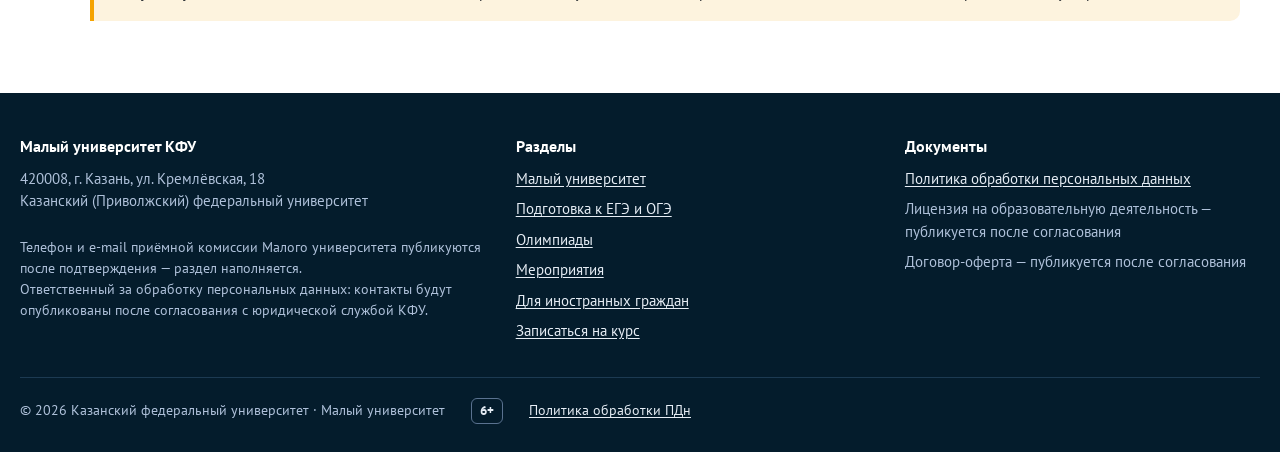
<file: politika.html>
<!DOCTYPE html>
<html lang="ru">
<head>
<meta charset="UTF-8">
<meta name="viewport" content="width=device-width, initial-scale=1">
<title>Политика обработки персональных данных — Малый университет КФУ</title>
<meta name="description" content="Политика обработки персональных данных Малого университета КФУ.">
<link rel="preconnect" href="https://fonts.googleapis.com">
<link rel="preconnect" href="https://fonts.gstatic.com" crossorigin>
<link href="https://fonts.googleapis.com/css2?family=PT+Sans:ital,wght@0,400;0,700;1,400&display=swap" rel="stylesheet">
<link rel="stylesheet" href="assets/css/style.css">
</head>
<body>
<a class="skip-link" href="#main">Перейти к содержанию</a>

<div class="topbar">
  <div class="container">
    <span data-topbar-links style="display:contents"></span>
    <span class="topbar__spacer"></span>
    <button class="search-open" type="button" aria-expanded="false" aria-controls="search-panel">Поиск по сайту</button>
    <button class="svi-toggle" type="button" aria-pressed="false">Версия для слабовидящих</button>
  </div>
</div>

<div class="brand-row">
  <div class="container">
    <img class="brand-row__mark" src="assets/img/logo-kfu.png" alt="Казанский федеральный университет">
  </div>
</div>

<header class="site-header">
  <div class="container">
    <button class="burger" type="button" aria-expanded="false" aria-label="Открыть меню"><span class="burger__bars"></span>Меню</button>
    <nav class="main-nav" aria-label="Основная навигация"><ul><li class="nav-item"><div class="nav-item__row"><a href="universitet.html">Малый университет</a><button class="nav-item__caret" type="button" aria-expanded="false" aria-label="Подменю раздела «Малый университет»">&#9662;</button></div><ul class="nav-item__menu"><li><a href="kursy.html">Курсы для 5–11 классов</a></li><li><a href="universitet.html#documents">Нормативные документы</a></li><li><a href="universitet.html#contacts">Контакты</a></li></ul></li><li class="nav-item"><div class="nav-item__row"><a href="ege-oge.html">Подготовка к ЕГЭ и ОГЭ</a><button class="nav-item__caret" type="button" aria-expanded="false" aria-label="Подменю раздела «Подготовка к ЕГЭ и ОГЭ»">&#9662;</button></div><ul class="nav-item__menu"><li><a href="ege-oge.html#subjects">Предметы и форматы</a></li><li><a href="ege-oge.html#join">Как записаться</a></li></ul></li><li class="nav-item"><div class="nav-item__row"><a href="olimpiady.html">Олимпиады</a><button class="nav-item__caret" type="button" aria-expanded="false" aria-label="Подменю раздела «Олимпиады»">&#9662;</button></div><ul class="nav-item__menu"><li><a href="olimpiady.html#list">Перечень олимпиад</a></li><li><a href="olimpiady.html#stages">Этапы и сроки</a></li></ul></li><li class="nav-item"><div class="nav-item__row"><a href="meropriyatiya.html">Мероприятия</a><button class="nav-item__caret" type="button" aria-expanded="false" aria-label="Подменю раздела «Мероприятия»">&#9662;</button></div><ul class="nav-item__menu"><li><a href="meropriyatiya.html#afisha">Афиша событий</a></li></ul></li><li><a href="foreign.html">Для иностранных граждан</a></li></ul></nav>
  </div>
</header>

<div class="search-panel" id="search-panel">
  <div class="container container--offset">
    <form role="search" action="#" method="get">
      <input type="search" id="site-search-input" aria-label="Поиск по сайту" placeholder="Например: курсы для 10 класса" autocomplete="off">
      <button class="btn btn--blue btn--small" type="submit">Найти</button>
    </form>
    <div class="search-results" aria-live="polite"></div>
  </div>
</div>

<nav class="breadcrumbs" aria-label="Хлебные крошки"><div class="container container--offset"><ol><li><a href="index.html">Главная</a></li><li aria-current="page">Политика обработки персональных данных</li></ol></div></nav>

<main id="main">

<section class="page-head">
  <div class="container container--offset">
    <h1>Политика обработки персональных данных</h1>
    <p>Документ согласуется с юридической службой КФУ. Ниже — действующая структура и основные положения; PDF-версия будет опубликована после согласования.</p>
  </div>
</section>

<section class="section">
  <div class="container container--offset">
    <h2>1. Оператор персональных данных</h2>
    <p class="mt-24">Оператор: ФГАОУ ВО «Казанский (Приволжский) федеральный университет», 420008, г. Казань, ул. Кремлёвская, 18. Контакты ответственного за организацию обработки персональных данных публикуются после согласования.</p>

    <h2 class="mt-40">2. Цели обработки</h2>
    <ul class="ticks mt-24">
      <li>запись школьников на курсы, олимпиады и мероприятия Малого университета;</li>
      <li>заключение и исполнение договоров на оказание образовательных услуг;</li>
      <li>информирование о расписании, изменениях и результатах;</li>
      <li>анализ посещаемости сайта (при согласии на статистические cookie).</li>
    </ul>

    <h2 class="mt-40">3. Состав обрабатываемых данных</h2>
    <p class="mt-24">ФИО школьника, класс, контактные данные законного представителя (телефон, e-mail), сведения о выбранной программе. Состав данных уточняется в согласиях, которые подписываются при записи.</p>

    <h2 class="mt-40">4. Согласие субъекта данных</h2>
    <p class="mt-24">Согласие на обработку персональных данных — активное действие пользователя (ст. 9 ФЗ-152): ни одно поле согласия в формах сайта не отмечено заранее. Для несовершеннолетних согласие даёт законный представитель. Согласие можно отозвать, направив заявление оператору.</p>

    <h2 class="mt-40">5. Cookie и счётчики</h2>
    <p class="mt-24">Сайт использует необходимые cookie для работы интерфейса. Счётчик Яндекс.Метрики (статистические cookie) подключается только после согласия в cookie-баннере при первом визите.</p>

    <h2 class="mt-40">6. Права субъекта данных</h2>
    <p class="mt-24">Вы вправе запросить уточнение, блокирование или удаление своих персональных данных, а также отозвать согласие. Порядок обращения и контакты ответственного подразделения публикуются после согласования документа.</p>

    <div class="note note--amber mt-40">
      <strong>Статус документа:</strong> текст находится на согласовании с юридической службой КФУ. PDF-версия для скачивания появится на этой странице после утверждения.
    </div>
  </div>
</section>

</main>

<footer class="site-footer">
  <div class="container">
    <div class="footer-grid">
      <div>
        <h2>Малый университет КФУ</h2>
        <p>420008, г. Казань, ул. Кремлёвская, 18<br>Казанский (Приволжский) федеральный университет</p>
        <p class="mt-24" style="font-size:13.5px">Телефон и e-mail приёмной комиссии Малого университета публикуются после подтверждения — раздел наполняется.</p>
        <p style="font-size:13.5px">Ответственный за обработку персональных данных: контакты будут опубликованы после согласования с юридической службой КФУ.</p>
      </div>
      <div>
        <h3>Разделы</h3>
        <ul>
          <li><a href="universitet.html">Малый университет</a></li>
          <li><a href="ege-oge.html">Подготовка к ЕГЭ и ОГЭ</a></li>
          <li><a href="olimpiady.html">Олимпиады</a></li>
          <li><a href="meropriyatiya.html">Мероприятия</a></li>
          <li><a href="foreign.html">Для иностранных граждан</a></li>
          <li><a href="zapis.html">Записаться на курс</a></li>
        </ul>
      </div>
      <div>
        <h3>Документы</h3>
        <ul>
          <li><a href="politika.html">Политика обработки персональных данных</a></li>
          <li>Лицензия на образовательную деятельность — публикуется после согласования</li>
          <li>Договор-оферта — публикуется после согласования</li>
        </ul>
      </div>
    </div>
    <div class="footer-bottom">
      <span>© <span data-year>2026</span> Казанский федеральный университет · Малый университет</span>
      <span class="age-mark" title="Возрастная маркировка">6+</span>
      <a href="politika.html">Политика обработки ПДн</a>
    </div>
  </div>
</footer>

<div class="cookie" role="dialog" aria-labelledby="cookie-title">
  <h2 id="cookie-title">Мы используем cookie</h2>
  <p>Сайт использует cookie и счётчик Яндекс.Метрики для анализа посещаемости. Подробнее — в <a href="politika.html">политике обработки персональных данных</a>.</p>
  <label class="check"><input type="checkbox" checked disabled> <span>Необходимые cookie — всегда активны, сайт без них не работает.</span></label>
  <label class="check"><input type="checkbox" id="cookie-stats"> <span>Статистические cookie (Яндекс.Метрика) — подключаются только с вашего согласия.</span></label>
  <div class="cookie__actions">
    <button class="btn btn--outline" type="button" data-cookie-selected>Разрешить выбранные</button>
    <button class="btn btn--blue" type="button" data-cookie-all>Разрешить все</button>
  </div>
</div>

<div class="ext-dialog" role="dialog" aria-modal="true" aria-labelledby="ext-title">
  <div class="ext-dialog__backdrop"></div>
  <div class="ext-dialog__card">
    <h2 id="ext-title">Переход во внешнюю систему</h2>
    <p>Вы будете перенаправлены в систему записи КФУ: <span class="ext-dialog__url"></span>. Страница откроется в новой вкладке.</p>
    <div class="ext-dialog__actions">
      <button class="btn btn--amber" type="button" data-ext-go>Перейти к записи</button>
      <button class="btn btn--outline" type="button" data-ext-cancel>Остаться на сайте</button>
    </div>
  </div>
</div>

<script src="data/site-data.js"></script>
<script src="assets/js/main.js" defer></script>
</body>
</html>
</file>
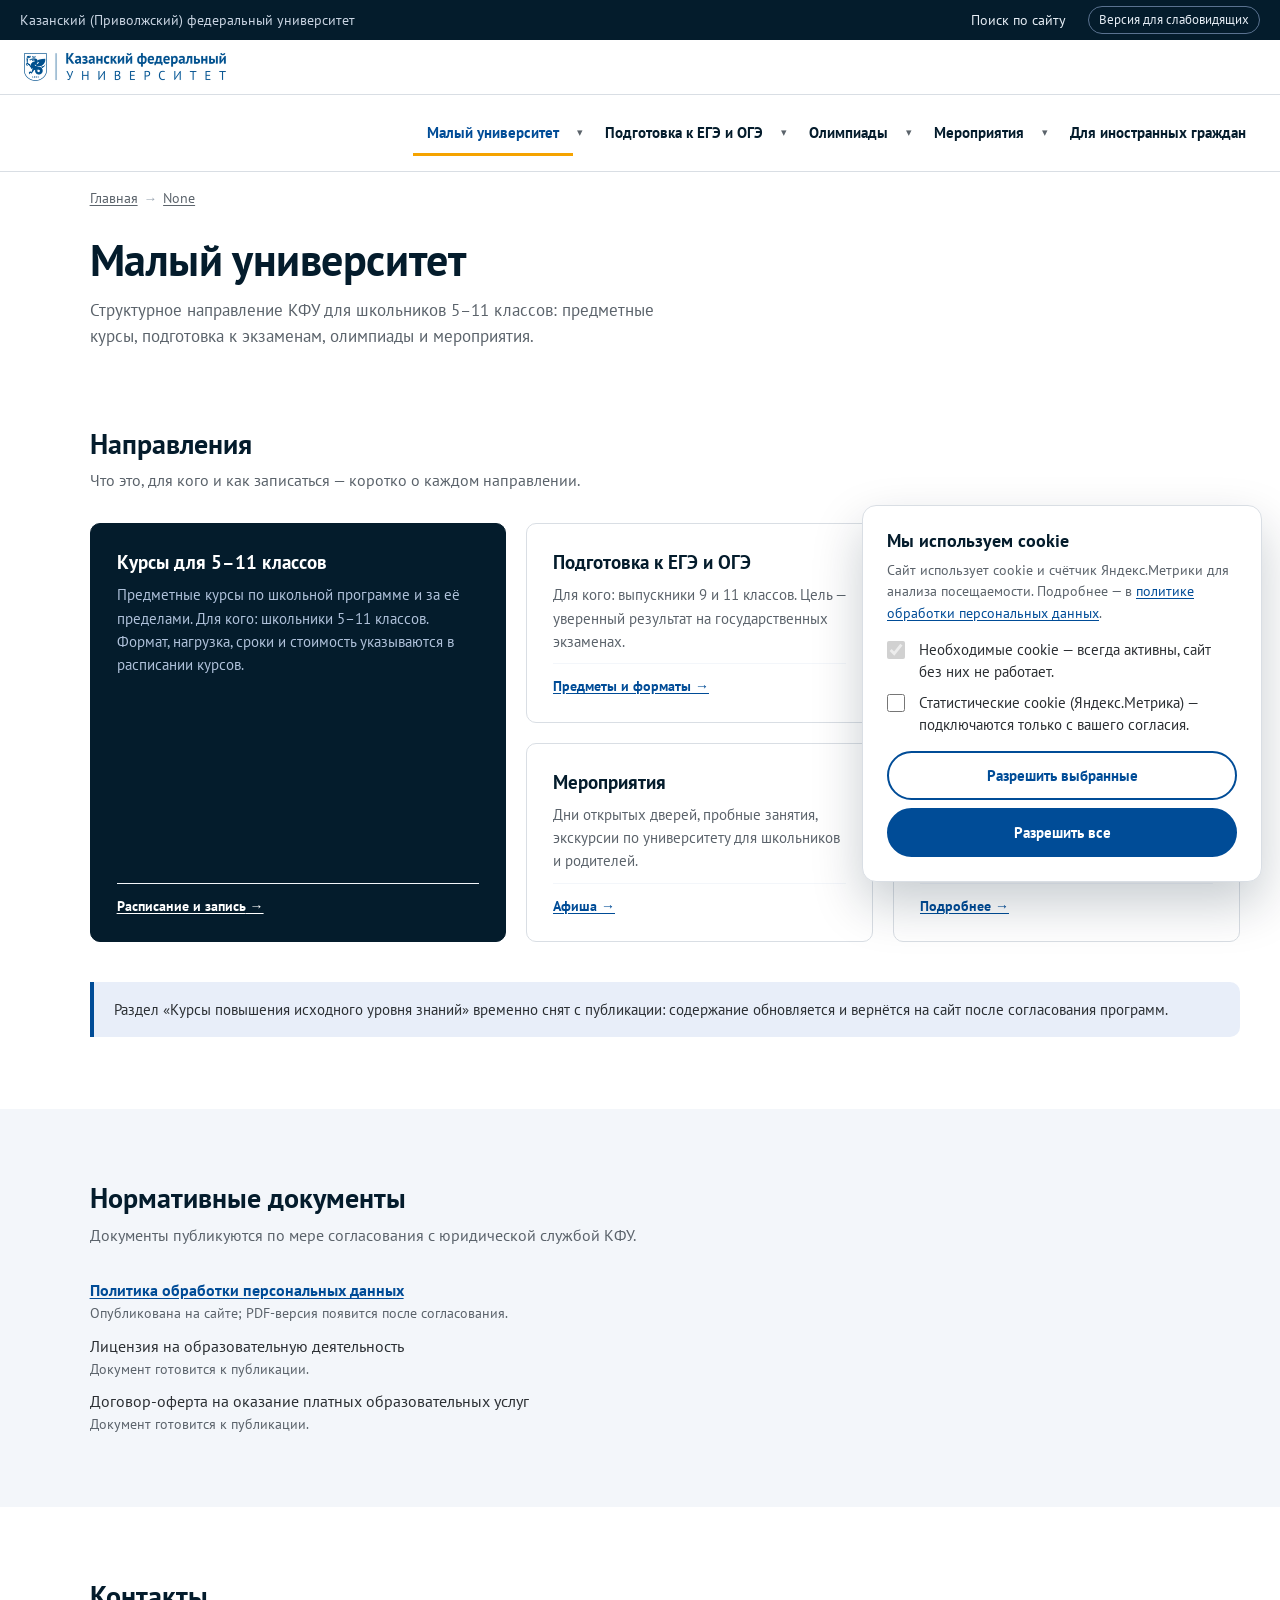
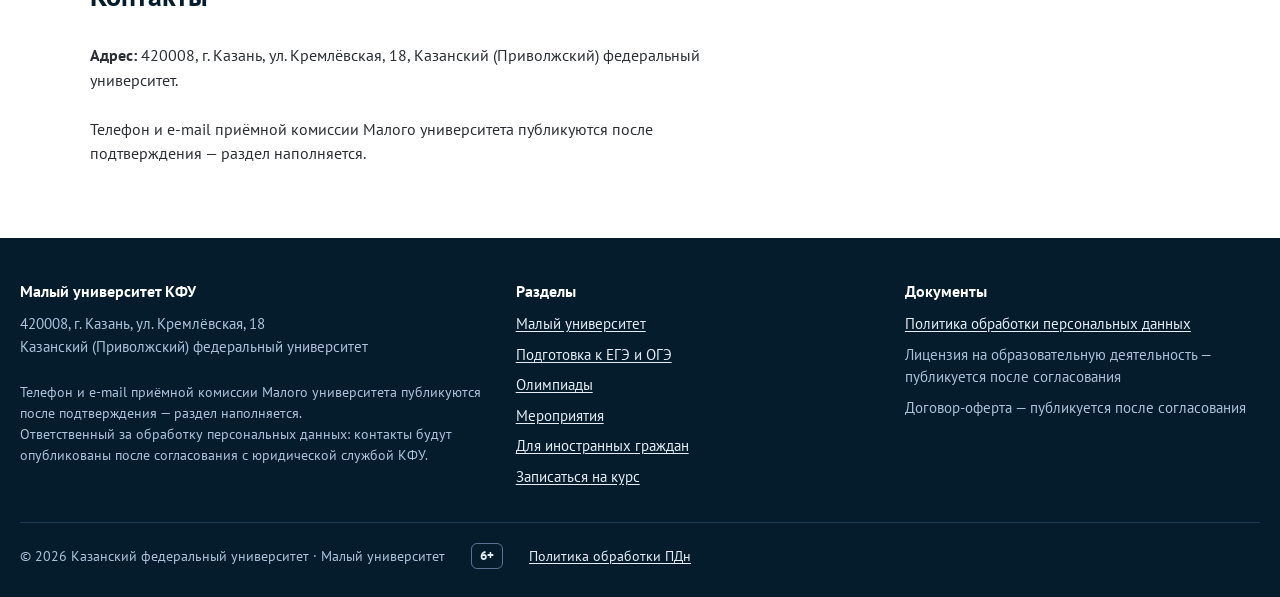
<file: universitet.html>
<!DOCTYPE html>
<html lang="ru">
<head>
<meta charset="UTF-8">
<meta name="viewport" content="width=device-width, initial-scale=1">
<title>Малый университет — Малый университет КФУ</title>
<meta name="description" content="О Малом университете КФУ: направления, курсы для 5–11 классов, нормативные документы, контакты.">
<link rel="preconnect" href="https://fonts.googleapis.com">
<link rel="preconnect" href="https://fonts.gstatic.com" crossorigin>
<link href="https://fonts.googleapis.com/css2?family=PT+Sans:ital,wght@0,400;0,700;1,400&display=swap" rel="stylesheet">
<link rel="stylesheet" href="assets/css/style.css">
</head>
<body>
<a class="skip-link" href="#main">Перейти к содержанию</a>

<div class="topbar">
  <div class="container">
    <span data-topbar-links style="display:contents"></span>
    <span class="topbar__spacer"></span>
    <button class="search-open" type="button" aria-expanded="false" aria-controls="search-panel">Поиск по сайту</button>
    <button class="svi-toggle" type="button" aria-pressed="false">Версия для слабовидящих</button>
  </div>
</div>

<div class="brand-row">
  <div class="container">
    <img class="brand-row__mark" src="assets/img/logo-kfu.png" alt="Казанский федеральный университет">
  </div>
</div>

<header class="site-header">
  <div class="container">
    <button class="burger" type="button" aria-expanded="false" aria-label="Открыть меню"><span class="burger__bars"></span>Меню</button>
    <nav class="main-nav" aria-label="Основная навигация"><ul><li class="nav-item"><div class="nav-item__row"><a href="universitet.html" aria-current="page">Малый университет</a><button class="nav-item__caret" type="button" aria-expanded="false" aria-label="Подменю раздела «Малый университет»">&#9662;</button></div><ul class="nav-item__menu"><li><a href="kursy.html">Курсы для 5–11 классов</a></li><li><a href="universitet.html#documents">Нормативные документы</a></li><li><a href="universitet.html#contacts">Контакты</a></li></ul></li><li class="nav-item"><div class="nav-item__row"><a href="ege-oge.html">Подготовка к ЕГЭ и ОГЭ</a><button class="nav-item__caret" type="button" aria-expanded="false" aria-label="Подменю раздела «Подготовка к ЕГЭ и ОГЭ»">&#9662;</button></div><ul class="nav-item__menu"><li><a href="ege-oge.html#subjects">Предметы и форматы</a></li><li><a href="ege-oge.html#join">Как записаться</a></li></ul></li><li class="nav-item"><div class="nav-item__row"><a href="olimpiady.html">Олимпиады</a><button class="nav-item__caret" type="button" aria-expanded="false" aria-label="Подменю раздела «Олимпиады»">&#9662;</button></div><ul class="nav-item__menu"><li><a href="olimpiady.html#list">Перечень олимпиад</a></li><li><a href="olimpiady.html#stages">Этапы и сроки</a></li></ul></li><li class="nav-item"><div class="nav-item__row"><a href="meropriyatiya.html">Мероприятия</a><button class="nav-item__caret" type="button" aria-expanded="false" aria-label="Подменю раздела «Мероприятия»">&#9662;</button></div><ul class="nav-item__menu"><li><a href="meropriyatiya.html#afisha">Афиша событий</a></li></ul></li><li><a href="foreign.html">Для иностранных граждан</a></li></ul></nav>
  </div>
</header>

<div class="search-panel" id="search-panel">
  <div class="container container--offset">
    <form role="search" action="#" method="get">
      <input type="search" id="site-search-input" aria-label="Поиск по сайту" placeholder="Например: курсы для 10 класса" autocomplete="off">
      <button class="btn btn--blue btn--small" type="submit">Найти</button>
    </form>
    <div class="search-results" aria-live="polite"></div>
  </div>
</div>

<nav class="breadcrumbs" aria-label="Хлебные крошки"><div class="container container--offset"><ol><li><a href="index.html">Главная</a></li><li><a href="universitet.html">None</a></li></ol></div></nav>

<main id="main">

<section class="page-head">
  <div class="container container--offset">
    <h1>Малый университет</h1>
    <p>Структурное направление КФУ для школьников 5–11 классов: предметные курсы, подготовка к экзаменам, олимпиады и мероприятия.</p>
  </div>
</section>

<section class="section" aria-labelledby="dirs-title">
  <div class="container container--offset">
    <div class="section__head">
      <h2 id="dirs-title">Направления</h2>
      <p>Что это, для кого и как записаться — коротко о каждом направлении.</p>
    </div>
    <div class="dir-grid">
      <div class="dir-card dir-card--navy">
        <h3><a href="kursy.html">Курсы для 5–11 классов</a></h3>
        <p>Предметные курсы по школьной программе и за её пределами. Для кого: школьники 5–11 классов. Формат, нагрузка, сроки и стоимость указываются в расписании курсов.</p>
        <div class="dir-card__foot"><a class="link-arrow" href="kursy.html" style="color:#fff">Расписание и запись</a></div>
      </div>
      <div class="dir-card">
        <h3><a href="ege-oge.html">Подготовка к ЕГЭ и ОГЭ</a></h3>
        <p>Для кого: выпускники 9 и 11 классов. Цель — уверенный результат на государственных экзаменах.</p>
        <div class="dir-card__foot"><a class="link-arrow" href="ege-oge.html">Предметы и форматы</a></div>
      </div>
      <div class="dir-card">
        <h3><a href="olimpiady.html">Олимпиады</a></h3>
        <p>Для кого: школьники, которые хотят испытать силы в предметных состязаниях и получить льготы при поступлении.</p>
        <div class="dir-card__foot"><a class="link-arrow" href="olimpiady.html">Перечень и этапы</a></div>
      </div>
      <div class="dir-card">
        <h3><a href="meropriyatiya.html">Мероприятия</a></h3>
        <p>Дни открытых дверей, пробные занятия, экскурсии по университету для школьников и родителей.</p>
        <div class="dir-card__foot"><a class="link-arrow" href="meropriyatiya.html">Афиша</a></div>
      </div>
      <div class="dir-card">
        <h3><a href="foreign.html">Для иностранных граждан</a></h3>
        <p>Информация о программах Малого университета для школьников — иностранных граждан.</p>
        <div class="dir-card__foot"><a class="link-arrow" href="foreign.html">Подробнее</a></div>
      </div>
    </div>
    <div class="note mt-40">
      Раздел «Курсы повышения исходного уровня знаний» временно снят с публикации: содержание обновляется и вернётся на сайт после согласования программ.
    </div>
  </div>
</section>

<section class="section section--wash" id="documents" aria-labelledby="docs-title">
  <div class="container container--offset">
    <div class="section__head">
      <h2 id="docs-title">Нормативные документы</h2>
      <p>Документы публикуются по мере согласования с юридической службой КФУ.</p>
    </div>
    <ul class="doc-list">
      <li><a href="politika.html">Политика обработки персональных данных</a>
        <span class="doc-list__meta">Опубликована на сайте; PDF-версия появится после согласования.</span></li>
      <li>Лицензия на образовательную деятельность
        <span class="doc-list__meta">Документ готовится к публикации.</span></li>
      <li>Договор-оферта на оказание платных образовательных услуг
        <span class="doc-list__meta">Документ готовится к публикации.</span></li>
    </ul>
  </div>
</section>

<section class="section" id="contacts" aria-labelledby="mu-contacts-title">
  <div class="container container--offset">
    <div class="section__head">
      <h2 id="mu-contacts-title">Контакты</h2>
    </div>
    <p><strong>Адрес:</strong> 420008, г. Казань, ул. Кремлёвская, 18, Казанский (Приволжский) федеральный университет.</p>
    <p class="mt-24">Телефон и e-mail приёмной комиссии Малого университета публикуются после подтверждения — раздел наполняется.</p>
  </div>
</section>

</main>

<footer class="site-footer">
  <div class="container">
    <div class="footer-grid">
      <div>
        <h2>Малый университет КФУ</h2>
        <p>420008, г. Казань, ул. Кремлёвская, 18<br>Казанский (Приволжский) федеральный университет</p>
        <p class="mt-24" style="font-size:13.5px">Телефон и e-mail приёмной комиссии Малого университета публикуются после подтверждения — раздел наполняется.</p>
        <p style="font-size:13.5px">Ответственный за обработку персональных данных: контакты будут опубликованы после согласования с юридической службой КФУ.</p>
      </div>
      <div>
        <h3>Разделы</h3>
        <ul>
          <li><a href="universitet.html">Малый университет</a></li>
          <li><a href="ege-oge.html">Подготовка к ЕГЭ и ОГЭ</a></li>
          <li><a href="olimpiady.html">Олимпиады</a></li>
          <li><a href="meropriyatiya.html">Мероприятия</a></li>
          <li><a href="foreign.html">Для иностранных граждан</a></li>
          <li><a href="zapis.html">Записаться на курс</a></li>
        </ul>
      </div>
      <div>
        <h3>Документы</h3>
        <ul>
          <li><a href="politika.html">Политика обработки персональных данных</a></li>
          <li>Лицензия на образовательную деятельность — публикуется после согласования</li>
          <li>Договор-оферта — публикуется после согласования</li>
        </ul>
      </div>
    </div>
    <div class="footer-bottom">
      <span>© <span data-year>2026</span> Казанский федеральный университет · Малый университет</span>
      <span class="age-mark" title="Возрастная маркировка">6+</span>
      <a href="politika.html">Политика обработки ПДн</a>
    </div>
  </div>
</footer>

<div class="cookie" role="dialog" aria-labelledby="cookie-title">
  <h2 id="cookie-title">Мы используем cookie</h2>
  <p>Сайт использует cookie и счётчик Яндекс.Метрики для анализа посещаемости. Подробнее — в <a href="politika.html">политике обработки персональных данных</a>.</p>
  <label class="check"><input type="checkbox" checked disabled> <span>Необходимые cookie — всегда активны, сайт без них не работает.</span></label>
  <label class="check"><input type="checkbox" id="cookie-stats"> <span>Статистические cookie (Яндекс.Метрика) — подключаются только с вашего согласия.</span></label>
  <div class="cookie__actions">
    <button class="btn btn--outline" type="button" data-cookie-selected>Разрешить выбранные</button>
    <button class="btn btn--blue" type="button" data-cookie-all>Разрешить все</button>
  </div>
</div>

<div class="ext-dialog" role="dialog" aria-modal="true" aria-labelledby="ext-title">
  <div class="ext-dialog__backdrop"></div>
  <div class="ext-dialog__card">
    <h2 id="ext-title">Переход во внешнюю систему</h2>
    <p>Вы будете перенаправлены в систему записи КФУ: <span class="ext-dialog__url"></span>. Страница откроется в новой вкладке.</p>
    <div class="ext-dialog__actions">
      <button class="btn btn--amber" type="button" data-ext-go>Перейти к записи</button>
      <button class="btn btn--outline" type="button" data-ext-cancel>Остаться на сайте</button>
    </div>
  </div>
</div>

<script src="data/site-data.js"></script>
<script src="assets/js/main.js" defer></script>
</body>
</html>
</file>
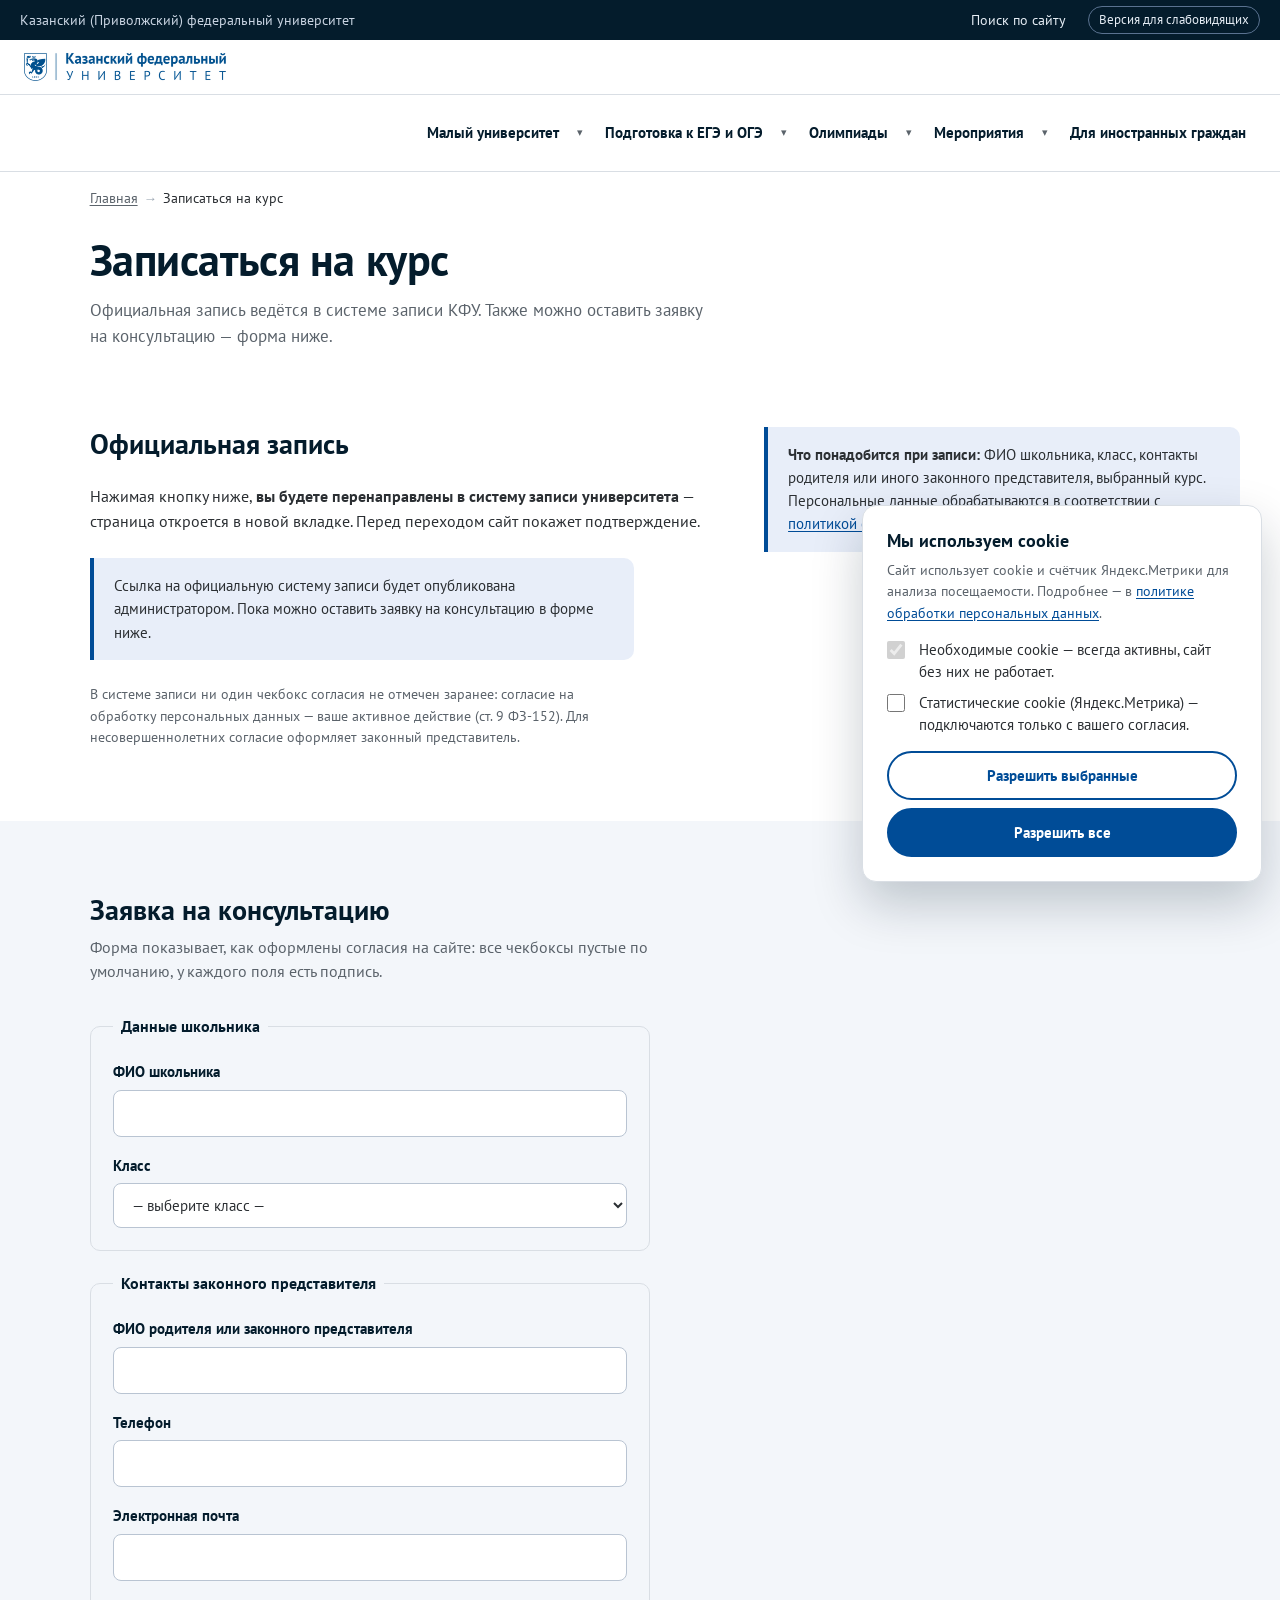
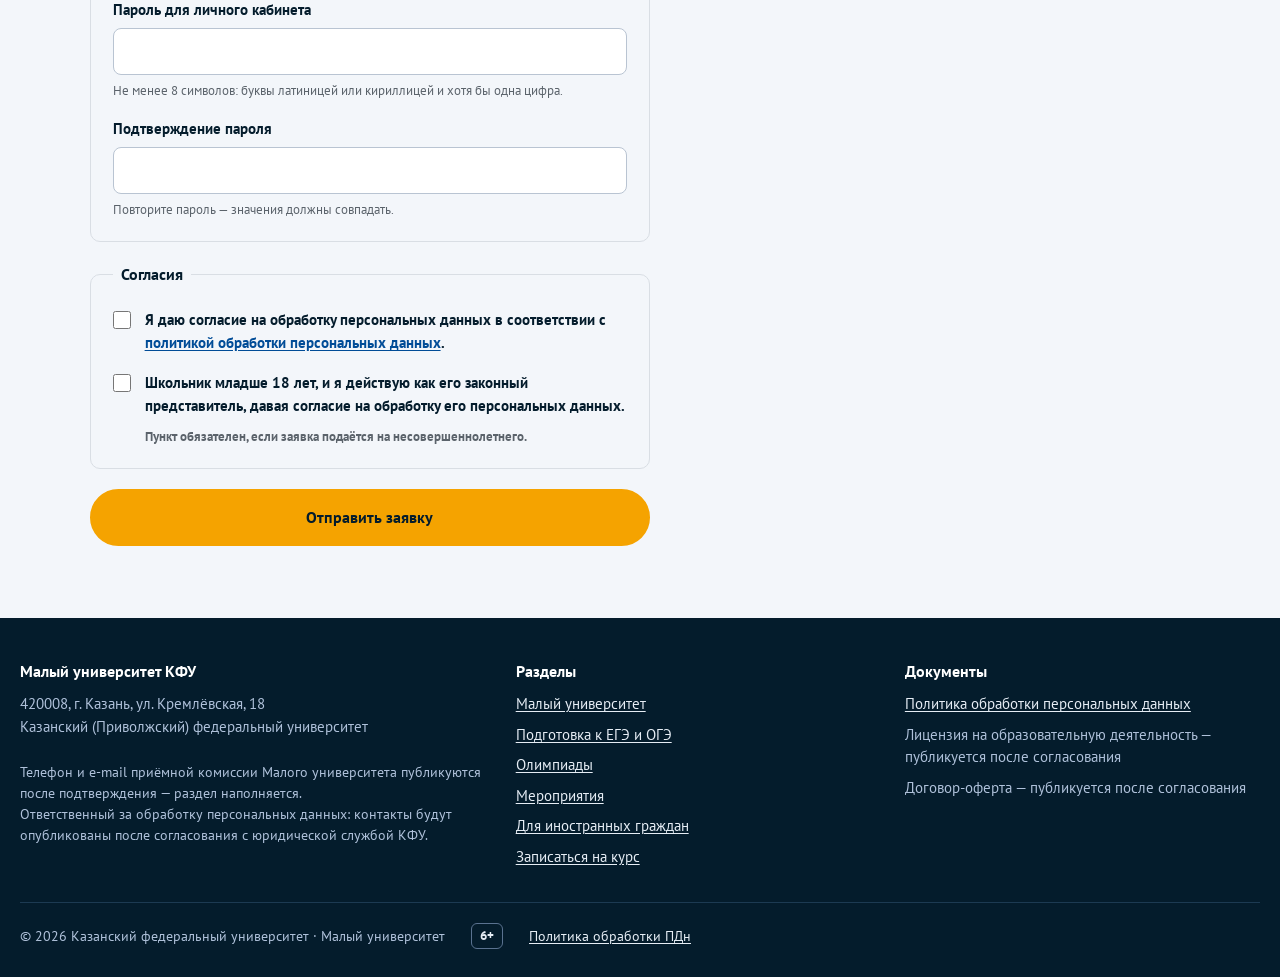
<file: zapis.html>
<!DOCTYPE html>
<html lang="ru">
<head>
<meta charset="UTF-8">
<meta name="viewport" content="width=device-width, initial-scale=1">
<title>Записаться на курс — Малый университет КФУ</title>
<meta name="description" content="Запись на курсы Малого университета КФУ через официальную систему записи КФУ.">
<link rel="preconnect" href="https://fonts.googleapis.com">
<link rel="preconnect" href="https://fonts.gstatic.com" crossorigin>
<link href="https://fonts.googleapis.com/css2?family=PT+Sans:ital,wght@0,400;0,700;1,400&display=swap" rel="stylesheet">
<link rel="stylesheet" href="assets/css/style.css">
</head>
<body>
<a class="skip-link" href="#main">Перейти к содержанию</a>

<div class="topbar">
  <div class="container">
    <span data-topbar-links style="display:contents"></span>
    <span class="topbar__spacer"></span>
    <button class="search-open" type="button" aria-expanded="false" aria-controls="search-panel">Поиск по сайту</button>
    <button class="svi-toggle" type="button" aria-pressed="false">Версия для слабовидящих</button>
  </div>
</div>

<div class="brand-row">
  <div class="container">
    <img class="brand-row__mark" src="assets/img/logo-kfu.png" alt="Казанский федеральный университет">
  </div>
</div>

<header class="site-header">
  <div class="container">
    <button class="burger" type="button" aria-expanded="false" aria-label="Открыть меню"><span class="burger__bars"></span>Меню</button>
    <nav class="main-nav" aria-label="Основная навигация"><ul><li class="nav-item"><div class="nav-item__row"><a href="universitet.html">Малый университет</a><button class="nav-item__caret" type="button" aria-expanded="false" aria-label="Подменю раздела «Малый университет»">&#9662;</button></div><ul class="nav-item__menu"><li><a href="kursy.html">Курсы для 5–11 классов</a></li><li><a href="universitet.html#documents">Нормативные документы</a></li><li><a href="universitet.html#contacts">Контакты</a></li></ul></li><li class="nav-item"><div class="nav-item__row"><a href="ege-oge.html">Подготовка к ЕГЭ и ОГЭ</a><button class="nav-item__caret" type="button" aria-expanded="false" aria-label="Подменю раздела «Подготовка к ЕГЭ и ОГЭ»">&#9662;</button></div><ul class="nav-item__menu"><li><a href="ege-oge.html#subjects">Предметы и форматы</a></li><li><a href="ege-oge.html#join">Как записаться</a></li></ul></li><li class="nav-item"><div class="nav-item__row"><a href="olimpiady.html">Олимпиады</a><button class="nav-item__caret" type="button" aria-expanded="false" aria-label="Подменю раздела «Олимпиады»">&#9662;</button></div><ul class="nav-item__menu"><li><a href="olimpiady.html#list">Перечень олимпиад</a></li><li><a href="olimpiady.html#stages">Этапы и сроки</a></li></ul></li><li class="nav-item"><div class="nav-item__row"><a href="meropriyatiya.html">Мероприятия</a><button class="nav-item__caret" type="button" aria-expanded="false" aria-label="Подменю раздела «Мероприятия»">&#9662;</button></div><ul class="nav-item__menu"><li><a href="meropriyatiya.html#afisha">Афиша событий</a></li></ul></li><li><a href="foreign.html">Для иностранных граждан</a></li></ul></nav>
  </div>
</header>

<div class="search-panel" id="search-panel">
  <div class="container container--offset">
    <form role="search" action="#" method="get">
      <input type="search" id="site-search-input" aria-label="Поиск по сайту" placeholder="Например: курсы для 10 класса" autocomplete="off">
      <button class="btn btn--blue btn--small" type="submit">Найти</button>
    </form>
    <div class="search-results" aria-live="polite"></div>
  </div>
</div>

<nav class="breadcrumbs" aria-label="Хлебные крошки"><div class="container container--offset"><ol><li><a href="index.html">Главная</a></li><li aria-current="page">Записаться на курс</li></ol></div></nav>

<main id="main">

<section class="page-head">
  <div class="container container--offset">
    <h1>Записаться на курс</h1>
    <p>Официальная запись ведётся в системе записи КФУ. Также можно оставить заявку на консультацию — форма ниже.</p>
  </div>
</section>

<section class="section" aria-labelledby="official-title">
  <div class="container container--offset two-col">
    <div>
      <h2 id="official-title">Официальная запись</h2>
      <p class="mt-24">Нажимая кнопку ниже, <strong>вы будете перенаправлены в систему записи университета</strong> — страница откроется в новой вкладке. Перед переходом сайт покажет подтверждение.</p>
      <p class="mt-24"><span data-enroll-slot><a class="btn btn--amber" href="#" data-external data-enroll-link>Перейти в систему записи университета</a></span></p>
      <p class="mt-24" style="font-size:14px;color:var(--muted)">В системе записи ни один чекбокс согласия не отмечен заранее: согласие на обработку персональных данных — ваше активное действие (ст. 9 ФЗ-152). Для несовершеннолетних согласие оформляет законный представитель.</p>
    </div>
    <div class="note">
      <strong>Что понадобится при записи:</strong> ФИО школьника, класс, контакты родителя или иного законного представителя, выбранный курс. Персональные данные обрабатываются в соответствии с <a href="politika.html">политикой обработки ПДн</a>.
    </div>
  </div>
</section>

<section class="section section--wash" aria-labelledby="demo-form-title">
  <div class="container container--offset">
    <div class="section__head">
      <h2 id="demo-form-title">Заявка на консультацию</h2>
      <p>Форма показывает, как оформлены согласия на сайте: все чекбоксы пустые по умолчанию, у каждого поля есть подпись.</p>
    </div>
    <form class="form" data-demo-form novalidate>
      <fieldset>
        <legend>Данные школьника</legend>
        <div class="field">
          <label for="f-name">ФИО школьника</label>
          <input type="text" id="f-name" name="name" autocomplete="name" required>
        </div>
        <div class="field">
          <label for="f-grade">Класс</label>
          <select id="f-grade" name="grade" required>
            <option value="">— выберите класс —</option>
            <option>5</option><option>6</option><option>7</option><option>8</option>
            <option>9</option><option>10</option><option>11</option>
          </select>
        </div>
      </fieldset>
      <fieldset>
        <legend>Контакты законного представителя</legend>
        <div class="field">
          <label for="f-parent">ФИО родителя или законного представителя</label>
          <input type="text" id="f-parent" name="parent" required>
        </div>
        <div class="field">
          <label for="f-phone">Телефон</label>
          <input type="tel" id="f-phone" name="phone" autocomplete="tel" required>
        </div>
        <div class="field">
          <label for="f-email">Электронная почта</label>
          <input type="email" id="f-email" name="email" autocomplete="email" required>
        </div>
        <div class="field">
          <label for="f-password">Пароль для личного кабинета</label>
          <input type="password" id="f-password" name="password" autocomplete="new-password" minlength="8" required>
          <span class="hint">Не менее 8 символов: буквы латиницей или кириллицей и хотя бы одна цифра.</span>
        </div>
        <div class="field">
          <label for="f-password-confirm">Подтверждение пароля</label>
          <input type="password" id="f-password-confirm" name="password_confirm" autocomplete="new-password" minlength="8" required>
          <span class="hint">Повторите пароль — значения должны совпадать.</span>
        </div>
      </fieldset>
      <fieldset>
        <legend>Согласия</legend>
        <label class="check">
          <input type="checkbox" id="f-consent" required>
          <span>Я даю согласие на обработку персональных данных в соответствии с <a href="politika.html">политикой обработки персональных данных</a>.</span>
        </label>
        <label class="check">
          <input type="checkbox" id="f-rep-consent">
          <span>Школьник младше 18 лет, и я действую как его законный представитель, давая согласие на обработку его персональных данных.</span>
          <span class="hint">Пункт обязателен, если заявка подаётся на несовершеннолетнего.</span>
        </label>
      </fieldset>
      <button class="btn btn--amber" type="submit">Отправить заявку</button>
      <p class="form__status" role="status" hidden></p>
    </form>
  </div>
</section>

</main>

<footer class="site-footer">
  <div class="container">
    <div class="footer-grid">
      <div>
        <h2>Малый университет КФУ</h2>
        <p>420008, г. Казань, ул. Кремлёвская, 18<br>Казанский (Приволжский) федеральный университет</p>
        <p class="mt-24" style="font-size:13.5px">Телефон и e-mail приёмной комиссии Малого университета публикуются после подтверждения — раздел наполняется.</p>
        <p style="font-size:13.5px">Ответственный за обработку персональных данных: контакты будут опубликованы после согласования с юридической службой КФУ.</p>
      </div>
      <div>
        <h3>Разделы</h3>
        <ul>
          <li><a href="universitet.html">Малый университет</a></li>
          <li><a href="ege-oge.html">Подготовка к ЕГЭ и ОГЭ</a></li>
          <li><a href="olimpiady.html">Олимпиады</a></li>
          <li><a href="meropriyatiya.html">Мероприятия</a></li>
          <li><a href="foreign.html">Для иностранных граждан</a></li>
          <li><a href="zapis.html">Записаться на курс</a></li>
        </ul>
      </div>
      <div>
        <h3>Документы</h3>
        <ul>
          <li><a href="politika.html">Политика обработки персональных данных</a></li>
          <li>Лицензия на образовательную деятельность — публикуется после согласования</li>
          <li>Договор-оферта — публикуется после согласования</li>
        </ul>
      </div>
    </div>
    <div class="footer-bottom">
      <span>© <span data-year>2026</span> Казанский федеральный университет · Малый университет</span>
      <span class="age-mark" title="Возрастная маркировка">6+</span>
      <a href="politika.html">Политика обработки ПДн</a>
    </div>
  </div>
</footer>

<div class="cookie" role="dialog" aria-labelledby="cookie-title">
  <h2 id="cookie-title">Мы используем cookie</h2>
  <p>Сайт использует cookie и счётчик Яндекс.Метрики для анализа посещаемости. Подробнее — в <a href="politika.html">политике обработки персональных данных</a>.</p>
  <label class="check"><input type="checkbox" checked disabled> <span>Необходимые cookie — всегда активны, сайт без них не работает.</span></label>
  <label class="check"><input type="checkbox" id="cookie-stats"> <span>Статистические cookie (Яндекс.Метрика) — подключаются только с вашего согласия.</span></label>
  <div class="cookie__actions">
    <button class="btn btn--outline" type="button" data-cookie-selected>Разрешить выбранные</button>
    <button class="btn btn--blue" type="button" data-cookie-all>Разрешить все</button>
  </div>
</div>

<div class="ext-dialog" role="dialog" aria-modal="true" aria-labelledby="ext-title">
  <div class="ext-dialog__backdrop"></div>
  <div class="ext-dialog__card">
    <h2 id="ext-title">Переход во внешнюю систему</h2>
    <p>Вы будете перенаправлены в систему записи КФУ: <span class="ext-dialog__url"></span>. Страница откроется в новой вкладке.</p>
    <div class="ext-dialog__actions">
      <button class="btn btn--amber" type="button" data-ext-go>Перейти к записи</button>
      <button class="btn btn--outline" type="button" data-ext-cancel>Остаться на сайте</button>
    </div>
  </div>
</div>

<script src="data/site-data.js"></script>
<script src="assets/js/main.js" defer></script>
</body>
</html>
</file>
<file: assets/css/style.css>
/* ============================================================
   Малый университет КФУ — дизайн-система
   Шрифт: PT Sans (кириллица). Основной синий: #0033A0 (PANTONE 2945)
   ============================================================ */

:root {
  --blue: #004C97;          /* PANTONE 2945 — основной */
  --navy: #041C2C;          /* тёмно-синий: заголовки, плашки */
  --amber: #F5A300;         /* акценты и целевые действия */
  --amber-dark: #C47F00;    /* hover/focus для янтарного */
  --ink: #2B2F33;           /* основной текст */
  --muted: #5B636B;         /* вторичный текст */
  --line: #D9DEE4;          /* разделители */
  --paper: #FFFFFF;
  --wash: #F3F6FA;          /* светлая подложка */
  --wash-blue: #E8EEF9;     /* светло-синяя плашка */
  --radius: 10px;
  --font: "PT Sans", "Segoe UI", Arial, sans-serif;
}

* { box-sizing: border-box; margin: 0; padding: 0; }

html { scroll-behavior: smooth; }

body {
  font-family: var(--font);
  font-size: 16px;
  line-height: 1.55;
  color: var(--ink);
  background: var(--paper);
  -webkit-font-smoothing: antialiased;
}

img, svg { max-width: 100%; height: auto; }

a { color: var(--blue); text-decoration: underline; text-underline-offset: 2px; }
a:hover { color: var(--navy); }

h1, h2, h3, h4 { color: var(--navy); line-height: 1.2; font-weight: 700; }
h1 { font-size: clamp(1.9rem, 3.4vw, 2.9rem); letter-spacing: -0.01em; }
h2 { font-size: clamp(1.4rem, 2.2vw, 1.9rem); }
h3 { font-size: 1.2rem; }

p { max-width: 68ch; }

::selection { background: var(--amber); color: var(--navy); }

/* Фокус — доступность */
a:focus-visible, button:focus-visible, input:focus-visible,
select:focus-visible, textarea:focus-visible, summary:focus-visible {
  outline: 3px solid var(--amber);
  outline-offset: 2px;
  border-radius: 3px;
}

.skip-link {
  position: absolute; left: -9999px; top: 0;
  background: var(--navy); color: #fff; padding: 10px 16px; z-index: 200;
}
.skip-link:focus { left: 0; }

/* ---------- Контейнер с осмысленным левым полем ---------- */
.container {
  width: 100%;
  max-width: 1280px;
  margin-inline: auto;
  padding-inline: 20px;
}
@media (min-width: 900px) {
  /* левое поле ≈ 5 см: контент смещён вправо относительно края */
  .container--offset { padding-left: clamp(48px, 7vw, 190px); padding-right: 40px; }
}

/* ---------- Верхняя служебная панель ---------- */
.topbar {
  background: var(--navy);
  color: #C9D4E2;
  font-size: 13.5px;
}
.topbar .container { display: flex; align-items: center; gap: 20px; min-height: 40px; flex-wrap: wrap; }
.topbar a { color: #C9D4E2; text-decoration: none; }
.topbar a:hover { color: #fff; text-decoration: underline; }
.topbar__spacer { flex: 1; }
.topbar .svi-toggle {
  background: none; border: 1px solid #5A7290; color: #E6EDF5;
  font: inherit; font-size: 12.5px; padding: 3px 10px; border-radius: 999px; cursor: pointer;
}
.topbar .svi-toggle:hover, .topbar .svi-toggle[aria-pressed="true"] { background: #fff; color: var(--navy); border-color: #fff; }
.topbar .search-open {
  background: none; border: 0; color: #E6EDF5; font: inherit; cursor: pointer;
  display: inline-flex; align-items: center; gap: 6px; padding: 4px 2px;
}
.topbar .search-open:hover { color: #fff; text-decoration: underline; }

.brand-row {
  background: var(--paper);
  border-bottom: 1px solid var(--line);
  padding: 10px 0;
}
.brand-row .container { display: flex; align-items: center; gap: 18px; }
.brand-row__mark { width: 170px; height: auto; display: block; flex: 0 0 auto; }
@media (min-width: 900px) { .brand-row__mark { width: 210px; } }
.brand-row__name { font-weight: 700; color: var(--navy); font-size: 1.05rem; line-height: 1.2; text-decoration: none; }
.brand-row__sub { color: var(--muted); font-size: 12.5px; display: block; }
@media (max-width: 560px) { .brand-row__sub { display: none; } }
body.svi .brand-row { border-bottom: 2px solid #000; }
body.svi .brand-row__mark { filter: none; }

/* ---------- Шапка ---------- */
.site-header {
  background: var(--paper);
  border-bottom: 1px solid var(--line);
  position: sticky; top: 0; z-index: 90;
}
.site-header .container { display: flex; align-items: center; gap: 28px; min-height: 76px; }

.brand { display: flex; align-items: center; gap: 14px; text-decoration: none; }
.brand__mark { flex: 0 0 auto; width: 64px; height: auto; display: block; }
@media (min-width: 900px) { .brand__mark { width: 76px; } }
.brand__name { color: var(--navy); font-weight: 700; font-size: 1.12rem; line-height: 1.15; }
.brand__sub { color: var(--muted); font-size: 12.5px; line-height: 1.2; }
@media (max-width: 560px) { .brand__sub { display: none; } }

/* Навигация */
.main-nav { margin-left: auto; }
.main-nav > ul { display: flex; list-style: none; gap: 4px; }
.main-nav a {
  display: block; padding: 12px 14px; color: var(--navy);
  text-decoration: none; font-weight: 700; font-size: 15px; border-radius: 6px;
}
.main-nav a:hover { background: var(--wash-blue); }
.main-nav a[aria-current="page"] { color: var(--blue); box-shadow: inset 0 -3px 0 var(--amber); border-radius: 0; }

.nav-item { position: relative; }
.nav-item__row { display: flex; align-items: center; }
.nav-item__caret {
  background: none; border: 0; cursor: pointer; padding: 8px 4px;
  color: var(--muted); font-size: 11px; line-height: 1;
}
.nav-item__menu {
  display: none; position: absolute; top: 100%; left: 0; min-width: 280px;
  background: var(--paper); border: 1px solid var(--line); border-radius: var(--radius);
  box-shadow: 0 14px 34px rgba(4, 28, 44, .14); list-style: none; padding: 8px; z-index: 95;
}
.nav-item:hover .nav-item__menu,
.nav-item:focus-within .nav-item__menu,
.nav-item--open .nav-item__menu { display: block; }
.nav-item__menu a { font-weight: 400; padding: 10px 12px; }

.burger {
  display: none; margin-left: auto; background: none; border: 1px solid var(--line);
  border-radius: 8px; padding: 10px 12px; font: inherit; font-weight: 700; color: var(--navy);
  cursor: pointer; align-items: center; gap: 8px;
}
.burger__bars, .burger__bars::before, .burger__bars::after {
  display: block; width: 18px; height: 2px; background: var(--navy); content: ""; position: relative;
}
.burger__bars::before { position: absolute; top: -6px; }
.burger__bars::after { position: absolute; top: 6px; }

@media (max-width: 900px) {
  .burger { display: inline-flex; }
  .main-nav { display: none; position: absolute; inset: 100% 0 auto 0; background: var(--paper);
    border-bottom: 1px solid var(--line); padding: 8px 20px 18px; margin: 0; }
  .main-nav--open { display: block; }
  .main-nav > ul { flex-direction: column; gap: 0; }
  .main-nav a { padding: 13px 6px; border-bottom: 1px solid var(--wash); }
  .nav-item__menu { position: static; box-shadow: none; border: 0; border-left: 3px solid var(--wash-blue); border-radius: 0; margin: 0 0 6px 10px; }
  .nav-item:hover .nav-item__menu { display: none; }
  .nav-item--open .nav-item__menu, .nav-item:focus-within .nav-item__menu { display: block; }
}

/* ---------- Хлебные крошки ---------- */
.breadcrumbs { font-size: 13.5px; color: var(--muted); padding: 16px 0 0; }
.breadcrumbs ol { list-style: none; display: flex; flex-wrap: wrap; gap: 6px; }
.breadcrumbs li::after { content: "→"; margin-left: 6px; color: #9AA5B1; }
.breadcrumbs li:last-child::after { content: ""; }
.breadcrumbs a { color: var(--muted); }
.breadcrumbs [aria-current] { color: var(--ink); }

/* ---------- Первый экран ---------- */
.hero { background: linear-gradient(135deg, var(--blue) 0%, #003E80 60%, #002F63 130%); color: #fff; overflow: hidden; }
.hero .container { display: grid; gap: 36px; padding-block: clamp(44px, 7vw, 92px); }
@media (min-width: 900px) { .hero .container { grid-template-columns: 1.15fr .85fr; align-items: center; } }
.hero h1 { color: #fff; }
.hero__lead { font-size: clamp(1.05rem, 1.5vw, 1.25rem); color: #D7E2F2; margin-top: 18px; }
.hero__actions { display: flex; flex-wrap: wrap; align-items: center; gap: 18px; margin-top: 32px; }
.hero__note { font-size: 13.5px; color: #AFC1DA; margin-top: 20px; max-width: 46ch; }
.hero__art { display: none; }
@media (min-width: 900px) { .hero__art { display: block; } }
/* Интерактивная иллюстрация: дыхание и параллакс за курсором */
.hero__art svg { overflow: visible; }
.hero__art .float-a { animation: heroFloat 6s ease-in-out infinite; }
.hero__art .float-b { animation: heroFloat 7.5s ease-in-out 1s infinite reverse; }
.hero__art .pulse { animation: heroPulse 4s ease-in-out infinite; transform-origin: 330px 80px; }
@keyframes heroFloat { 0%,100% { transform: translateY(0); } 50% { transform: translateY(-12px); } }
@keyframes heroPulse { 0%,100% { transform: scale(1); } 50% { transform: scale(1.08); } }
.hero__art { transition: transform .25s ease-out; will-change: transform; }
/* Слоган: плашки-слова */
.hero__words { display: flex; flex-wrap: wrap; gap: 12px; margin-top: 26px; }
.hero__word {
  display: inline-flex; flex-direction: column; gap: 2px; text-decoration: none;
  border: 1.5px solid rgba(255,255,255,.35); border-radius: 12px; padding: 10px 16px;
  color: #fff; transition: background .18s ease, transform .18s ease, border-color .18s ease;
}
.hero__word b { font-size: 1.15rem; }
.hero__word span { font-size: 13px; color: #AFC1DA; }
.hero__word:hover { background: rgba(255,255,255,.1); border-color: #fff; transform: translateY(-3px); }
.hero__word--amber { background: var(--amber); border-color: var(--amber); color: var(--navy); }
.hero__word--amber span { color: rgba(4,28,44,.75); }
.hero__word--amber:hover { background: var(--amber-dark); border-color: var(--amber-dark); color: #fff; }
.hero__word--amber:hover span { color: #fff; }
.hero__slogan { margin-top: 14px; font-weight: 700; color: var(--amber); font-size: 1.05rem; }
/* Вращающийся текст слогана вокруг иллюстрации */
.hero__art { position: relative; }
.hero__orbit {
  position: absolute; inset: -34px; width: calc(100% + 68px); height: calc(100% + 68px);
  overflow: visible; pointer-events: none;
  animation: heroSpin 36s linear infinite;
}
.hero__orbit text { fill: rgba(255,255,255,.5); font-size: 7.2px; letter-spacing: 1.6px; font-weight: 700; text-transform: uppercase; }
@keyframes heroSpin { to { transform: rotate(360deg); } }
@media (prefers-reduced-motion: reduce) {
  .hero__art .float-a, .hero__art .float-b, .hero__art .pulse, .hero__orbit { animation: none; }
  .hero__art { transition: none; }
}

/* Кнопки */
.btn {
  display: inline-flex; align-items: center; justify-content: center; gap: 8px;
  font: inherit; font-weight: 700; font-size: 1rem; text-decoration: none;
  border-radius: 999px; padding: 14px 28px; cursor: pointer; border: 2px solid transparent;
  transition: background .15s ease, color .15s ease, border-color .15s ease;
}
.btn--amber { background: var(--amber); color: var(--navy); border-color: var(--amber); }
.btn--amber:hover { background: var(--amber-dark); border-color: var(--amber-dark); color: #fff; }
.btn--ghost-light { background: transparent; color: #fff; border-color: rgba(255,255,255,.55); }
.btn--ghost-light:hover { border-color: #fff; color: #fff; background: rgba(255,255,255,.08); }
.btn--blue { background: var(--blue); color: #fff; border-color: var(--blue); }
.btn--blue:hover { background: var(--navy); border-color: var(--navy); color: #fff; }
.btn--outline { background: transparent; color: var(--blue); border-color: var(--blue); }
.btn--outline:hover { background: var(--wash-blue); }
.btn--small { padding: 9px 18px; font-size: 14.5px; }

.link-arrow { font-weight: 700; }
.link-arrow::after { content: " →"; }

/* ---------- Секции ---------- */
.section { padding-block: clamp(40px, 6vw, 72px); }
.section--wash { background: var(--wash); }
.section--navy { background: var(--navy); color: #E6EDF5; }
.section--navy h2, .section--navy h3 { color: #fff; }
.section__head { margin-bottom: 30px; }
.section__head p { color: var(--muted); margin-top: 8px; }
.section--navy .section__head p { color: #AFC1DA; }

/* Возрастные входы: не «стена карточек», а полосы с крупной цифрой */
.age-list { display: grid; gap: 18px; }
.age-band {
  display: grid; grid-template-columns: 1fr; gap: 10px 28px;
  background: var(--paper); border: 1px solid var(--line); border-radius: var(--radius);
  padding: 26px 28px; text-decoration: none; color: inherit;
  transition: border-color .15s ease, box-shadow .15s ease;
}
.age-band:hover { border-color: var(--blue); box-shadow: 0 10px 26px rgba(4,28,44,.08); }
@media (min-width: 760px) { .age-band { grid-template-columns: 150px 1fr auto; align-items: center; } }
.age-band:nth-child(even) { background: var(--wash-blue); border-color: transparent; }
.age-band__num { font-size: clamp(2.2rem, 4vw, 3.2rem); font-weight: 700; color: var(--amber); line-height: 1; }
.age-band__num small { display: block; font-size: 14px; color: var(--muted); font-weight: 400; margin-top: 4px; }
.age-band__title { font-size: 1.15rem; font-weight: 700; color: var(--navy); }
.age-band__text { color: var(--muted); font-size: 15px; margin-top: 6px; }
.age-band__go { color: var(--blue); font-weight: 700; white-space: nowrap; }

/* События */
.event-list { list-style: none; display: grid; gap: 0; border-top: 1px solid var(--line); }
.event-list li { display: grid; grid-template-columns: 1fr; gap: 4px 26px; padding: 20px 0; border-bottom: 1px solid var(--line); }
@media (min-width: 700px) { .event-list li { grid-template-columns: 110px 1fr auto; align-items: baseline; } }
.event-list time { font-weight: 700; color: var(--blue); font-size: 15px; }
.event-list .event-list__title { font-weight: 700; color: var(--navy); }
.event-list .event-list__meta { color: var(--muted); font-size: 14px; }

/* Плашка-заглушка «раздел наполняется» */
.placeholder {
  background: var(--wash); border: 1px dashed #B9C4D2; border-radius: var(--radius);
  padding: 26px 28px; color: var(--muted);
}
.placeholder strong { color: var(--navy); display: block; margin-bottom: 6px; font-size: 1.05rem; }

/* Инфо-полоса */
.note {
  background: var(--wash-blue); border-left: 4px solid var(--blue);
  border-radius: 0 var(--radius) var(--radius) 0; padding: 16px 20px; font-size: 15px;
}
.note--amber { background: #FDF3DE; border-left-color: var(--amber); }

/* ---------- Таблицы ---------- */
.table-wrap { overflow-x: auto; -webkit-overflow-scrolling: touch; border: 1px solid var(--line); border-radius: var(--radius); background: var(--paper); }
table.courses { width: 100%; min-width: 640px; border-collapse: collapse; font-size: 15px; }
.courses caption { text-align: left; padding: 14px 16px 0; color: var(--muted); font-size: 13.5px; }
.courses th, .courses td { padding: 13px 16px; text-align: left; border-bottom: 1px solid var(--line); vertical-align: top; }
.courses thead th { background: var(--navy); color: #fff; font-size: 13.5px; text-transform: uppercase; letter-spacing: .04em; }
.courses tbody tr:hover { background: var(--wash); }
.courses tbody tr:last-child td { border-bottom: 0; }
.courses .tbd { color: var(--muted); font-style: normal; }

/* ---------- Карточки направлений (асимметричная сетка) ---------- */
.dir-grid { display: grid; gap: 20px; }
@media (min-width: 760px) { .dir-grid { grid-template-columns: repeat(2, 1fr); } }
@media (min-width: 1080px) { .dir-grid { grid-template-columns: 1.2fr 1fr 1fr; } .dir-grid > :first-child { grid-row: span 2; } }
.dir-card {
  border: 1px solid var(--line); border-radius: var(--radius); padding: 26px 26px 24px;
  background: var(--paper); display: flex; flex-direction: column; gap: 10px;
}
.dir-card h3 a { color: var(--navy); text-decoration: none; }
.dir-card h3 a:hover { color: var(--blue); text-decoration: underline; }
.dir-card p { color: var(--muted); font-size: 15px; }
.dir-card .dir-card__foot { margin-top: auto; padding-top: 12px; border-top: 1px solid var(--wash); font-size: 14px; color: var(--muted); }
.dir-card--navy { background: var(--navy); border-color: var(--navy); }
.dir-card--navy h3 a { color: #fff; }
.dir-card--navy p, .dir-card--navy .dir-card__foot { color: #AFC1DA; }

/* Факты-полоса */
.facts { display: grid; gap: 26px; }
@media (min-width: 760px) { .facts { grid-template-columns: repeat(3, 1fr); } }
.facts .fact { border-top: 3px solid var(--amber); padding-top: 14px; }
.facts .fact b { display: block; font-size: clamp(1.8rem, 3vw, 2.5rem); color: #fff; line-height: 1.1; }
.facts .fact span { color: #AFC1DA; font-size: 15px; }

/* ---------- Формы ---------- */
.form { display: grid; gap: 20px; max-width: 560px; }
.form fieldset { border: 1px solid var(--line); border-radius: var(--radius); padding: 22px; display: grid; gap: 18px; }
.form legend { font-weight: 700; color: var(--navy); padding: 0 8px; }
.form .field { display: grid; gap: 6px; }
.form label { font-weight: 700; font-size: 14.5px; color: var(--navy); }
.form .hint { font-size: 12.5px; color: var(--muted); }
.form input[type="text"], .form input[type="tel"], .form input[type="email"],
.form input[type="password"], .form select, .form textarea {
  font: inherit; font-size: 15px; padding: 11px 14px; border: 1px solid #B9C4D2;
  border-radius: 8px; width: 100%; background: #fff; color: var(--ink);
}
.form input:focus, .form select:focus, .form textarea:focus { border-color: var(--blue); outline: 3px solid rgba(0,51,160,.18); }
.check { display: grid; grid-template-columns: 22px 1fr; gap: 10px; align-items: start; font-size: 14.5px; }
.check input { width: 18px; height: 18px; margin-top: 2px; accent-color: var(--blue); }
.check .hint { grid-column: 2; }
.form__status { font-weight: 700; }
.form__status[hidden] { display: none; }

/* ---------- Поиск ---------- */
.search-panel { display: none; border-bottom: 1px solid var(--line); background: var(--wash); padding: 22px 0; }
.search-panel--open { display: block; }
.search-panel form { display: flex; gap: 10px; max-width: 640px; }
.search-panel input { flex: 1; font: inherit; font-size: 16px; padding: 12px 16px; border: 1px solid #B9C4D2; border-radius: 8px; }
.search-results { margin-top: 18px; display: grid; gap: 18px; }
.search-results h3 { font-size: 13px; text-transform: uppercase; letter-spacing: .06em; color: var(--muted); margin-bottom: 6px; }
.search-results ul { list-style: none; }
.search-results li { padding: 6px 0; }
.search-results .none { color: var(--muted); }

/* ---------- Cookie-баннер ---------- */
.cookie {
  position: fixed; right: 18px; bottom: 18px; z-index: 300; width: min(400px, calc(100vw - 36px));
  background: #fff; border: 1px solid var(--line); border-radius: 14px;
  box-shadow: 0 22px 50px rgba(4,28,44,.22); padding: 24px;
  transform: translateY(14px); opacity: 0; pointer-events: none;
  transition: transform .3s ease, opacity .3s ease;
}
.cookie--visible { transform: none; opacity: 1; pointer-events: auto; }
.cookie h2 { font-size: 1.1rem; margin-bottom: 8px; }
.cookie p { font-size: 14px; color: var(--muted); margin-bottom: 14px; }
.cookie .check { margin-bottom: 8px; }
.cookie__actions { display: grid; gap: 8px; margin-top: 14px; }
.cookie__actions .btn { width: 100%; padding: 11px 18px; font-size: 15px; }

/* ---------- Модальный диалог внешнего перехода ---------- */
.ext-dialog { position: fixed; inset: 0; z-index: 320; display: none; align-items: center; justify-content: center; padding: 20px; }
.ext-dialog--open { display: flex; }
.ext-dialog__backdrop { position: absolute; inset: 0; background: rgba(4,28,44,.55); }
.ext-dialog__card { position: relative; background: #fff; border-radius: 14px; max-width: 460px; padding: 28px; box-shadow: 0 22px 50px rgba(4,28,44,.3); }
.ext-dialog__card h2 { font-size: 1.2rem; margin-bottom: 10px; }
.ext-dialog__card p { color: var(--muted); font-size: 15px; margin-bottom: 20px; }
.ext-dialog__card .ext-dialog__url { font-weight: 700; color: var(--navy); }
.ext-dialog__actions { display: flex; flex-wrap: wrap; gap: 10px; }

/* ---------- Футер ---------- */
.site-footer { background: var(--navy); color: #AFC1DA; font-size: 14.5px; }
.site-footer a { color: #E6EDF5; }
.site-footer .container { padding-block: 44px 28px; }
.footer-grid { display: grid; gap: 34px; }
@media (min-width: 760px) { .footer-grid { grid-template-columns: 1.3fr 1fr 1fr; } }
.footer-grid h2, .footer-grid h3 { color: #fff; font-size: 1rem; margin-bottom: 12px; }
.footer-grid ul { list-style: none; display: grid; gap: 8px; }
.footer-bottom {
  border-top: 1px solid #1C3A52; margin-top: 34px; padding-top: 20px;
  display: flex; flex-wrap: wrap; gap: 10px 26px; align-items: center; font-size: 13.5px;
}
.age-mark {
  display: inline-flex; align-items: center; justify-content: center;
  border: 1.5px solid #5A7290; color: #E6EDF5; border-radius: 6px;
  font-weight: 700; padding: 2px 8px; font-size: 13px;
}

/* ---------- Версия для слабовидящих ---------- */
body.svi { font-size: 20px; background: #fff; color: #000; }
body.svi h1, body.svi h2, body.svi h3, body.svi .brand__name { color: #000; }
body.svi .brand__mark { filter: none; }
body.svi .site-header { border-bottom: 2px solid #000; }
body.svi .hero, body.svi .section--navy, body.svi .site-footer, body.svi .topbar { background: #000; color: #fff; }
body.svi .hero__lead, body.svi .section--navy .section__head p { color: #fff; }
body.svi a { color: #0000C8; }
body.svi .hero a, body.svi .site-footer a, body.svi .topbar a { color: #FFD24D; }
body.svi .btn--amber { background: #FFD24D; border-color: #000; color: #000; }
body.svi .age-band, body.svi .dir-card, body.svi .table-wrap { border: 2px solid #000; background: #fff; }
body.svi .age-band__num, body.svi .event-list time { color: #000; }
body.svi .courses thead th { background: #000; }
body.svi .hero__art { display: none !important; }
body.svi .hero__word { border: 2px solid #fff; color: #fff; }
body.svi .hero__word span { color: #fff; }
body.svi .hero__word--amber { background: #FFD24D; color: #000; }
body.svi .hero__slogan { color: #FFD24D; }
body.svi img { filter: grayscale(1) contrast(1.1); }

/* ---------- Вспомогательное ---------- */
.mt-24 { margin-top: 24px; } .mt-32 { margin-top: 32px; } .mt-40 { margin-top: 40px; }
.two-col { display: grid; gap: 32px; }
@media (min-width: 900px) { .two-col { grid-template-columns: 1.35fr 1fr; align-items: start; } }
ul.ticks { list-style: none; display: grid; gap: 10px; }
ul.ticks li { padding-left: 26px; position: relative; }
ul.ticks li::before { content: ""; position: absolute; left: 0; top: 8px; width: 12px; height: 6px;
  border-left: 2.5px solid var(--amber); border-bottom: 2.5px solid var(--amber); transform: rotate(-45deg); }
.doc-list { list-style: none; display: grid; gap: 10px; }
.doc-list a { font-weight: 700; }
.doc-list .doc-list__meta { color: var(--muted); font-size: 13.5px; display: block; }
.page-head { padding: 26px 0 6px; }
.page-head p { color: var(--muted); margin-top: 10px; font-size: 1.05rem; }
); margin-top: 10px; font-size: 1.05rem; }
</file>
